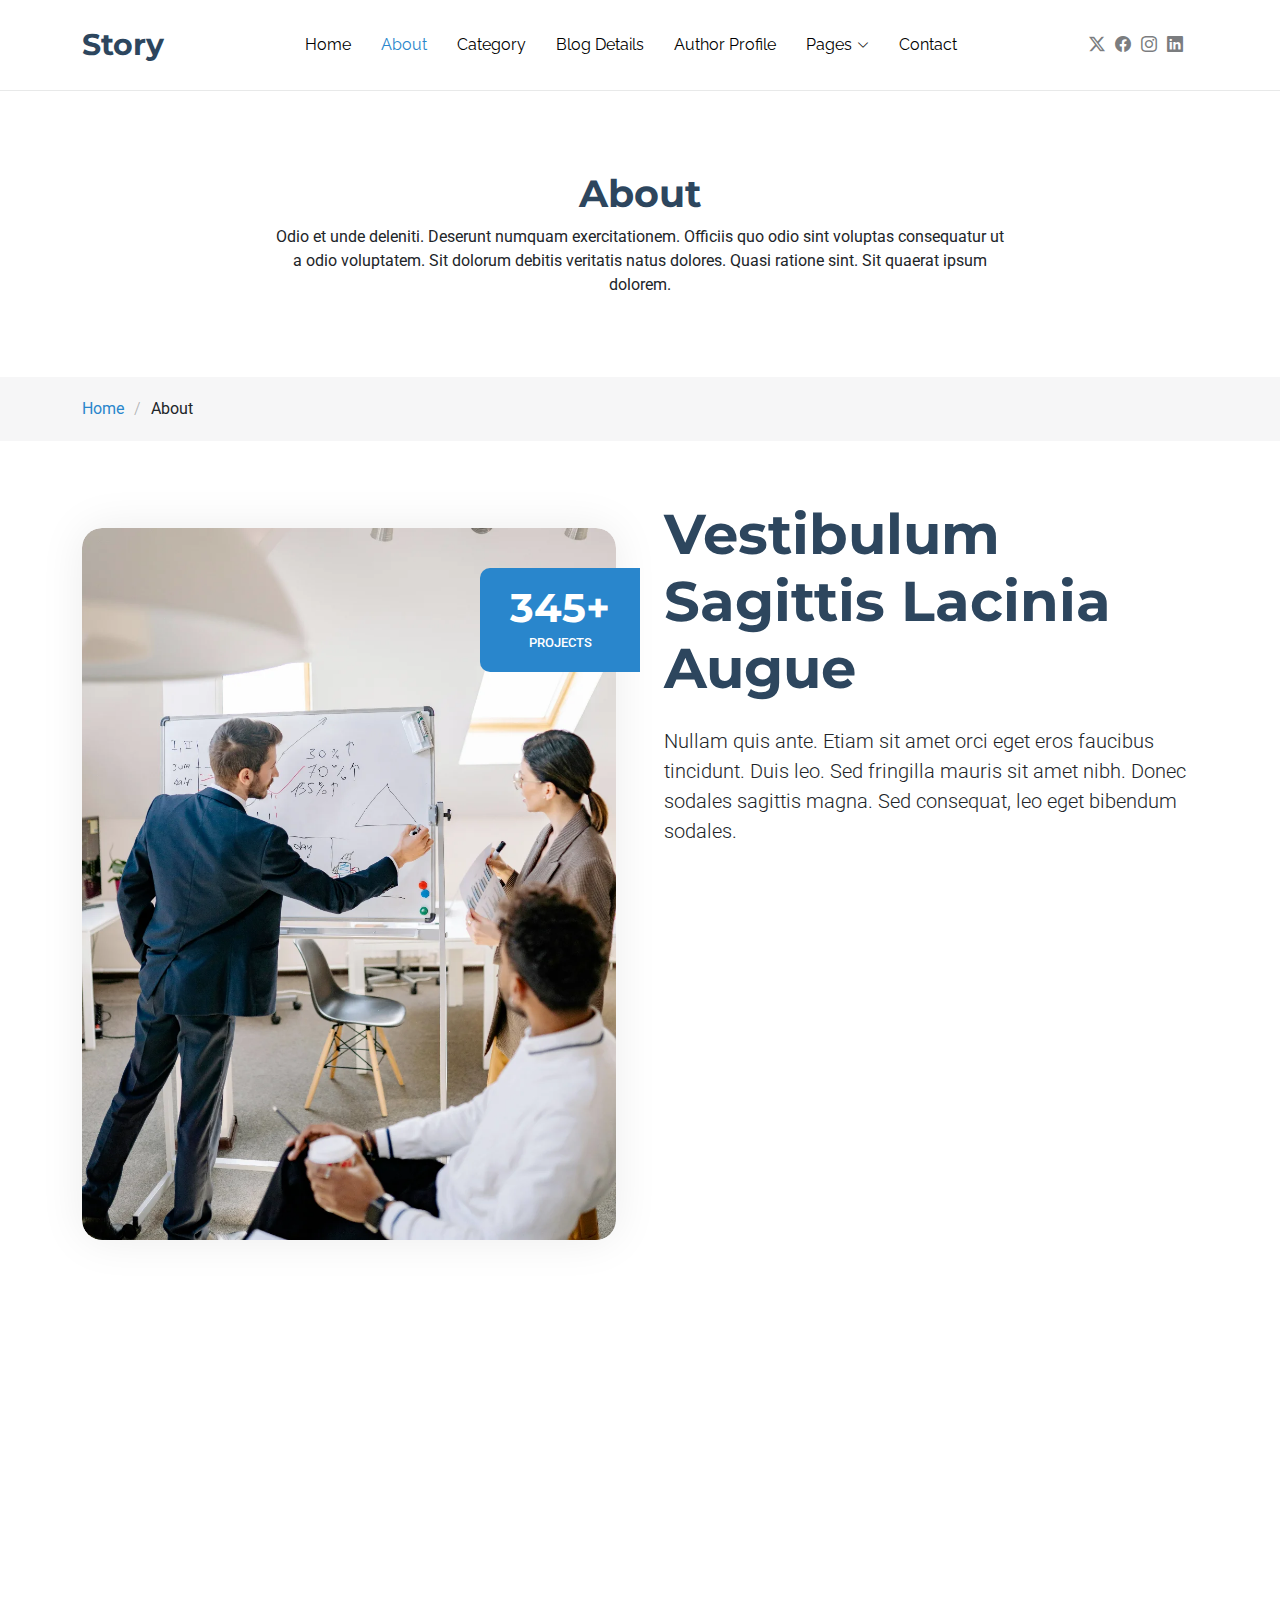
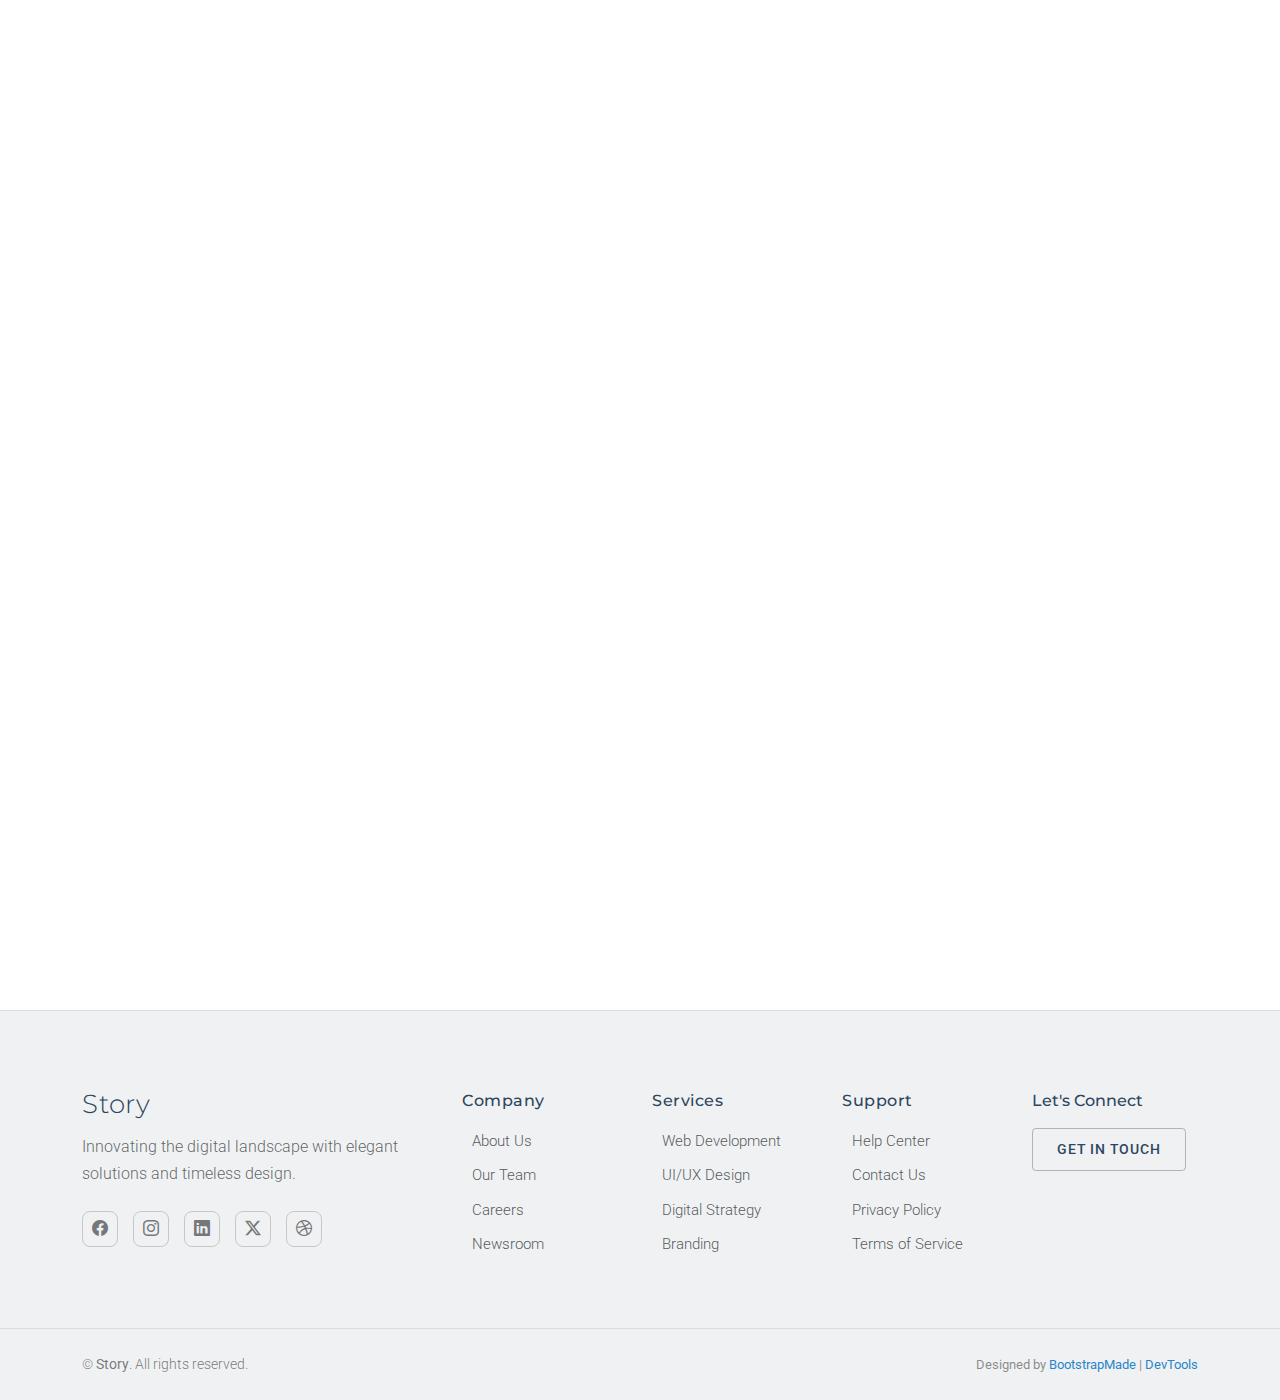
<file: about.html>
<!DOCTYPE html>
<html lang="en">

<head>
  <meta charset="utf-8">
  <meta content="width=device-width, initial-scale=1.0" name="viewport">
  <title>About - Story Bootstrap Template</title>
  <meta name="description" content="">
  <meta name="keywords" content="">

  <!-- Favicons -->
  <link href="assets/img/favicon.png" rel="icon">
  <link href="assets/img/apple-touch-icon.png" rel="apple-touch-icon">

  <!-- Fonts -->
  <link href="https://fonts.googleapis.com" rel="preconnect">
  <link href="https://fonts.gstatic.com" rel="preconnect" crossorigin>
  <link href="https://fonts.googleapis.com/css2?family=Roboto:ital,wght@0,100;0,300;0,400;0,500;0,700;0,900;1,100;1,300;1,400;1,500;1,700;1,900&family=Montserrat:ital,wght@0,100;0,200;0,300;0,400;0,500;0,600;0,700;0,800;0,900;1,100;1,200;1,300;1,400;1,500;1,600;1,700;1,800;1,900&family=Raleway:ital,wght@0,100;0,200;0,300;0,400;0,500;0,600;0,700;0,800;0,900;1,100;1,200;1,300;1,400;1,500;1,600;1,700;1,800;1,900&display=swap" rel="stylesheet">

  <!-- Vendor CSS Files -->
  <link href="assets/vendor/bootstrap/css/bootstrap.min.css" rel="stylesheet">
  <link href="assets/vendor/bootstrap-icons/bootstrap-icons.css" rel="stylesheet">
  <link href="assets/vendor/aos/aos.css" rel="stylesheet">
  <link href="assets/vendor/swiper/swiper-bundle.min.css" rel="stylesheet">

  <!-- Main CSS File -->
  <link href="assets/css/main.css" rel="stylesheet">

  <!-- =======================================================
  * Template Name: Story
  * Template URL: https://bootstrapmade.com/story-bootstrap-blog-template/
  * Updated: Aug 11 2025 with Bootstrap v5.3.7
  * Author: BootstrapMade.com
  * License: https://bootstrapmade.com/license/
  ======================================================== -->
</head>

<body class="about-page">

  <header id="header" class="header d-flex align-items-center position-relative">
    <div class="container position-relative d-flex align-items-center justify-content-between">

      <a href="index.html" class="logo d-flex align-items-center me-auto me-xl-0">
        <!-- Uncomment the line below if you also wish to use an image logo -->
        <!-- <img src="assets/img/logo.webp" alt=""> -->
        <h1 class="sitename">Story</h1>
      </a>

      <nav id="navmenu" class="navmenu">
        <ul>
          <li><a href="index.html">Home</a></li>
          <li><a href="about.html" class="active">About</a></li>
          <li><a href="category.html">Category</a></li>
          <li><a href="blog-details.html">Blog Details</a></li>
          <li><a href="author-profile.html">Author Profile</a></li>
          <li class="dropdown"><a href="#"><span>Pages</span> <i class="bi bi-chevron-down toggle-dropdown"></i></a>
            <ul>
              <li><a href="about.html" class="active">About</a></li>
              <li><a href="category.html">Category</a></li>
              <li><a href="blog-details.html">Blog Details</a></li>
              <li><a href="author-profile.html">Author Profile</a></li>
              <li><a href="search-results.html">Search Results</a></li>
              <li><a href="404.html">404 Not Found Page</a></li>

              <li class="dropdown"><a href="#"><span>Deep Dropdown</span> <i class="bi bi-chevron-down toggle-dropdown"></i></a>
                <ul>
                  <li><a href="#">Deep Dropdown 1</a></li>
                  <li><a href="#">Deep Dropdown 2</a></li>
                  <li><a href="#">Deep Dropdown 3</a></li>
                  <li><a href="#">Deep Dropdown 4</a></li>
                  <li><a href="#">Deep Dropdown 5</a></li>
                </ul>
              </li>
            </ul>
          </li>
          <li><a href="contact.html">Contact</a></li>
        </ul>
        <i class="mobile-nav-toggle d-xl-none bi bi-list"></i>
      </nav>

      <div class="header-social-links">
        <a href="#" class="twitter"><i class="bi bi-twitter-x"></i></a>
        <a href="#" class="facebook"><i class="bi bi-facebook"></i></a>
        <a href="#" class="instagram"><i class="bi bi-instagram"></i></a>
        <a href="#" class="linkedin"><i class="bi bi-linkedin"></i></a>
      </div>

    </div>
  </header>

  <main class="main">

    <!-- Page Title -->
    <div class="page-title">
      <div class="heading">
        <div class="container">
          <div class="row d-flex justify-content-center text-center">
            <div class="col-lg-8">
              <h1 class="heading-title">About</h1>
              <p class="mb-0">
                Odio et unde deleniti. Deserunt numquam exercitationem. Officiis quo
                odio sint voluptas consequatur ut a odio voluptatem. Sit dolorum
                debitis veritatis natus dolores. Quasi ratione sint. Sit quaerat
                ipsum dolorem.
              </p>
            </div>
          </div>
        </div>
      </div>
      <nav class="breadcrumbs">
        <div class="container">
          <ol>
            <li><a href="index.html">Home</a></li>
            <li class="current">About</li>
          </ol>
        </div>
      </nav>
    </div><!-- End Page Title -->

    <!-- About Section -->
    <section id="about" class="about section">

      <div class="container" data-aos="fade-up" data-aos-delay="100">

        <div class="row g-5 align-items-center">
          <div class="col-lg-6 position-relative">
            <div class="about-img" data-aos="fade-right">
              <img src="assets/img/about/about-portrait-2.webp" class="img-fluid" alt="">
            </div>
            <div class="experience-badge" data-aos="fade-up">
              <h2>12</h2>
              <p>Years of<br>Experiense</p>
            </div>
            <div class="projects-badge" data-aos="fade-left">
              <h2>345+</h2>
              <p>Projects</p>
            </div>
          </div>

          <div class="col-lg-6" data-aos="fade-left">
            <h2 class="display-4 fw-bold mb-4">Vestibulum Sagittis Lacinia Augue</h2>
            <p class="lead mb-4">Nullam quis ante. Etiam sit amet orci eget eros faucibus tincidunt. Duis leo. Sed fringilla mauris sit amet nibh. Donec sodales sagittis magna. Sed consequat, leo eget bibendum sodales.</p>

            <div class="features">
              <div class="feature-item mb-4" data-aos="fade-up">
                <div class="feature-icon">
                  <i class="bi bi-rocket-takeoff"></i>
                </div>
                <div class="feature-content">
                  <h4>Pellentesque Dapibus</h4>
                  <p>Aenean vulputate eleifend tellus. Aenean leo ligula, porttitor eu, consequat vitae, eleifend ac, enim.</p>
                </div>
              </div>

              <div class="feature-item mb-4" data-aos="fade-up" data-aos-delay="100">
                <div class="feature-icon">
                  <i class="bi bi-globe2"></i>
                </div>
                <div class="feature-content">
                  <h4>Suspendisse Pulvinar</h4>
                  <p>Maecenas tempus, tellus eget condimentum rhoncus, sem quam semper libero, sit amet adipiscing sem.</p>
                </div>
              </div>

              <ul class="check-list" data-aos="fade-up" data-aos-delay="200">
                <li><i class="bi bi-check-circle"></i> Phasellus viverra nulla ut metus varius laoreet quisque rutrum aenean.</li>
                <li><i class="bi bi-check-circle"></i> Etiam ultricies nisi vel augue curabitur ullamcorper ultricies nisi nam.</li>
              </ul>

              <a href="#" class="btn btn-primary btn-lg mt-4" data-aos="fade-up" data-aos-delay="300">Learn More</a>
            </div>
          </div>
        </div>

      </div>

    </section><!-- /About Section -->

    <!-- Team Section -->
    <section id="team" class="team section">

      <!-- Section Title -->
      <div class="container section-title" data-aos="fade-up">
        <span class="description-title">Team</span>
        <h2>Team</h2>
        <p>Necessitatibus eius consequatur ex aliquid fuga eum quidem sint consectetur velit</p>
      </div><!-- End Section Title -->

      <div class="container" data-aos="fade-up" data-aos-delay="100">

        <div class="row g-4">

          <div class="col-lg-4 col-md-6" data-aos="fade-up" data-aos-delay="200">
            <div class="team-member">
              <div class="member-image">
                <img src="assets/img/person/person-f-2.webp" class="img-fluid" alt="" loading="lazy">
                <div class="social-overlay">
                  <div class="social-icons">
                    <a href="#"><i class="bi bi-linkedin"></i></a>
                    <a href="#"><i class="bi bi-twitter-x"></i></a>
                    <a href="#"><i class="bi bi-instagram"></i></a>
                  </div>
                </div>
              </div>
              <div class="member-info">
                <h4>Emma Rodriguez</h4>
                <span>Senior Developer</span>
                <p>Sed do eiusmod tempor incididunt ut labore et dolore magna aliqua. Ut enim ad minim veniam, quis nostrud exercitation.</p>
              </div>
            </div><!-- End Team Member -->
          </div>

          <div class="col-lg-4 col-md-6" data-aos="fade-up" data-aos-delay="300">
            <div class="team-member">
              <div class="member-image">
                <img src="assets/img/person/person-m-7.webp" class="img-fluid" alt="" loading="lazy">
                <div class="social-overlay">
                  <div class="social-icons">
                    <a href="#"><i class="bi bi-linkedin"></i></a>
                    <a href="#"><i class="bi bi-twitter-x"></i></a>
                    <a href="#"><i class="bi bi-instagram"></i></a>
                  </div>
                </div>
              </div>
              <div class="member-info">
                <h4>Michael Torres</h4>
                <span>Creative Director</span>
                <p>Lorem ipsum dolor sit amet consectetur adipiscing elit. Pellentesque habitant morbi tristique senectus et netus.</p>
              </div>
            </div><!-- End Team Member -->
          </div>

          <div class="col-lg-4 col-md-6" data-aos="fade-up" data-aos-delay="400">
            <div class="team-member">
              <div class="member-image">
                <img src="assets/img/person/person-f-11.webp" class="img-fluid" alt="" loading="lazy">
                <div class="social-overlay">
                  <div class="social-icons">
                    <a href="#"><i class="bi bi-linkedin"></i></a>
                    <a href="#"><i class="bi bi-twitter-x"></i></a>
                    <a href="#"><i class="bi bi-instagram"></i></a>
                  </div>
                </div>
              </div>
              <div class="member-info">
                <h4>Sarah Mitchell</h4>
                <span>Project Manager</span>
                <p>Ut enim ad minim veniam quis nostrud exercitation ullamco laboris nisi ut aliquip ex ea commodo consequat.</p>
              </div>
            </div><!-- End Team Member -->
          </div>

          <div class="col-lg-4 col-md-6" data-aos="fade-up" data-aos-delay="200">
            <div class="team-member">
              <div class="member-image">
                <img src="assets/img/person/person-m-14.webp" class="img-fluid" alt="" loading="lazy">
                <div class="social-overlay">
                  <div class="social-icons">
                    <a href="#"><i class="bi bi-linkedin"></i></a>
                    <a href="#"><i class="bi bi-twitter-x"></i></a>
                    <a href="#"><i class="bi bi-instagram"></i></a>
                  </div>
                </div>
              </div>
              <div class="member-info">
                <h4>David Kim</h4>
                <span>Business Analyst</span>
                <p>Duis aute irure dolor in reprehenderit in voluptate velit esse cillum dolore eu fugiat nulla pariatur excepteur.</p>
              </div>
            </div><!-- End Team Member -->
          </div>

          <div class="col-lg-4 col-md-6" data-aos="fade-up" data-aos-delay="300">
            <div class="team-member">
              <div class="member-image">
                <img src="assets/img/person/person-f-13.webp" class="img-fluid" alt="" loading="lazy">
                <div class="social-overlay">
                  <div class="social-icons">
                    <a href="#"><i class="bi bi-linkedin"></i></a>
                    <a href="#"><i class="bi bi-twitter-x"></i></a>
                    <a href="#"><i class="bi bi-instagram"></i></a>
                  </div>
                </div>
              </div>
              <div class="member-info">
                <h4>Lisa Chang</h4>
                <span>Marketing Lead</span>
                <p>Excepteur sint occaecat cupidatat non proident sunt in culpa qui officia deserunt mollit anim id est laborum.</p>
              </div>
            </div><!-- End Team Member -->
          </div>

          <div class="col-lg-4 col-md-6" data-aos="fade-up" data-aos-delay="400">
            <div class="team-member">
              <div class="member-image">
                <img src="assets/img/person/person-m-15.webp" class="img-fluid" alt="" loading="lazy">
                <div class="social-overlay">
                  <div class="social-icons">
                    <a href="#"><i class="bi bi-linkedin"></i></a>
                    <a href="#"><i class="bi bi-twitter-x"></i></a>
                    <a href="#"><i class="bi bi-instagram"></i></a>
                  </div>
                </div>
              </div>
              <div class="member-info">
                <h4>Ryan Cooper</h4>
                <span>Software Engineer</span>
                <p>At vero eos et accusamus et iusto odio dignissimos ducimus qui blanditiis praesentium voluptatum deleniti atque.</p>
              </div>
            </div><!-- End Team Member -->
          </div>

        </div>

      </div>

    </section><!-- /Team Section -->

  </main>

  <footer id="footer" class="footer position-relative light-background">

    <div class="container">
      <div class="row gy-5">

        <div class="col-lg-4">
          <div class="footer-brand">
            <a href="index.html" class="logo d-flex align-items-center mb-3">
              <span class="sitename">Story</span>
            </a>
            <p class="tagline">Innovating the digital landscape with elegant solutions and timeless design.</p>

            <div class="social-links mt-4">
              <a href="#" aria-label="Facebook"><i class="bi bi-facebook"></i></a>
              <a href="#" aria-label="Instagram"><i class="bi bi-instagram"></i></a>
              <a href="#" aria-label="LinkedIn"><i class="bi bi-linkedin"></i></a>
              <a href="#" aria-label="Twitter"><i class="bi bi-twitter-x"></i></a>
              <a href="#" aria-label="Dribbble"><i class="bi bi-dribbble"></i></a>
            </div>
          </div>
        </div>

        <div class="col-lg-6">
          <div class="footer-links-grid">
            <div class="row">
              <div class="col-6 col-md-4">
                <h5>Company</h5>
                <ul class="list-unstyled">
                  <li><a href="#">About Us</a></li>
                  <li><a href="#">Our Team</a></li>
                  <li><a href="#">Careers</a></li>
                  <li><a href="#">Newsroom</a></li>
                </ul>
              </div>
              <div class="col-6 col-md-4">
                <h5>Services</h5>
                <ul class="list-unstyled">
                  <li><a href="#">Web Development</a></li>
                  <li><a href="#">UI/UX Design</a></li>
                  <li><a href="#">Digital Strategy</a></li>
                  <li><a href="#">Branding</a></li>
                </ul>
              </div>
              <div class="col-6 col-md-4">
                <h5>Support</h5>
                <ul class="list-unstyled">
                  <li><a href="#">Help Center</a></li>
                  <li><a href="#">Contact Us</a></li>
                  <li><a href="#">Privacy Policy</a></li>
                  <li><a href="#">Terms of Service</a></li>
                </ul>
              </div>
            </div>
          </div>
        </div>

        <div class="col-lg-2">
          <div class="footer-cta">
            <h5>Let's Connect</h5>
            <a href="contact.html" class="btn btn-outline">Get in Touch</a>
          </div>
        </div>

      </div>
    </div>

    <div class="footer-bottom">
      <div class="container">
        <div class="row">
          <div class="col-12">
            <div class="footer-bottom-content">
              <p class="mb-0">© <strong>Story</strong>. All rights reserved.</p>
              <div class="credits">
                <!-- All the links in the footer should remain intact. -->
                <!-- You can delete the links only if you've purchased the pro version. -->
                <!-- Licensing information: https://bootstrapmade.com/license/ -->
                <!-- Purchase the pro version with working PHP/AJAX contact form: [buy-url] -->
                Designed by <a href="https://bootstrapmade.com/">BootstrapMade</a> | <a href="https://bootstrapmade.com/tools/">DevTools</a>
              </div>
            </div>
          </div>
        </div>
      </div>
    </div>

  </footer>

  <!-- Scroll Top -->
  <a href="#" id="scroll-top" class="scroll-top d-flex align-items-center justify-content-center"><i class="bi bi-arrow-up-short"></i></a>

  <!-- Preloader -->
  <div id="preloader"></div>

  <!-- Vendor JS Files -->
  <script src="assets/vendor/bootstrap/js/bootstrap.bundle.min.js"></script>
  <script src="assets/vendor/php-email-form/validate.js"></script>
  <script src="assets/vendor/aos/aos.js"></script>
  <script src="assets/vendor/swiper/swiper-bundle.min.js"></script>
  <script src="assets/vendor/purecounter/purecounter_vanilla.js"></script>

  <!-- Main JS File -->
  <script src="assets/js/main.js"></script>

</body>

</html>
</file>
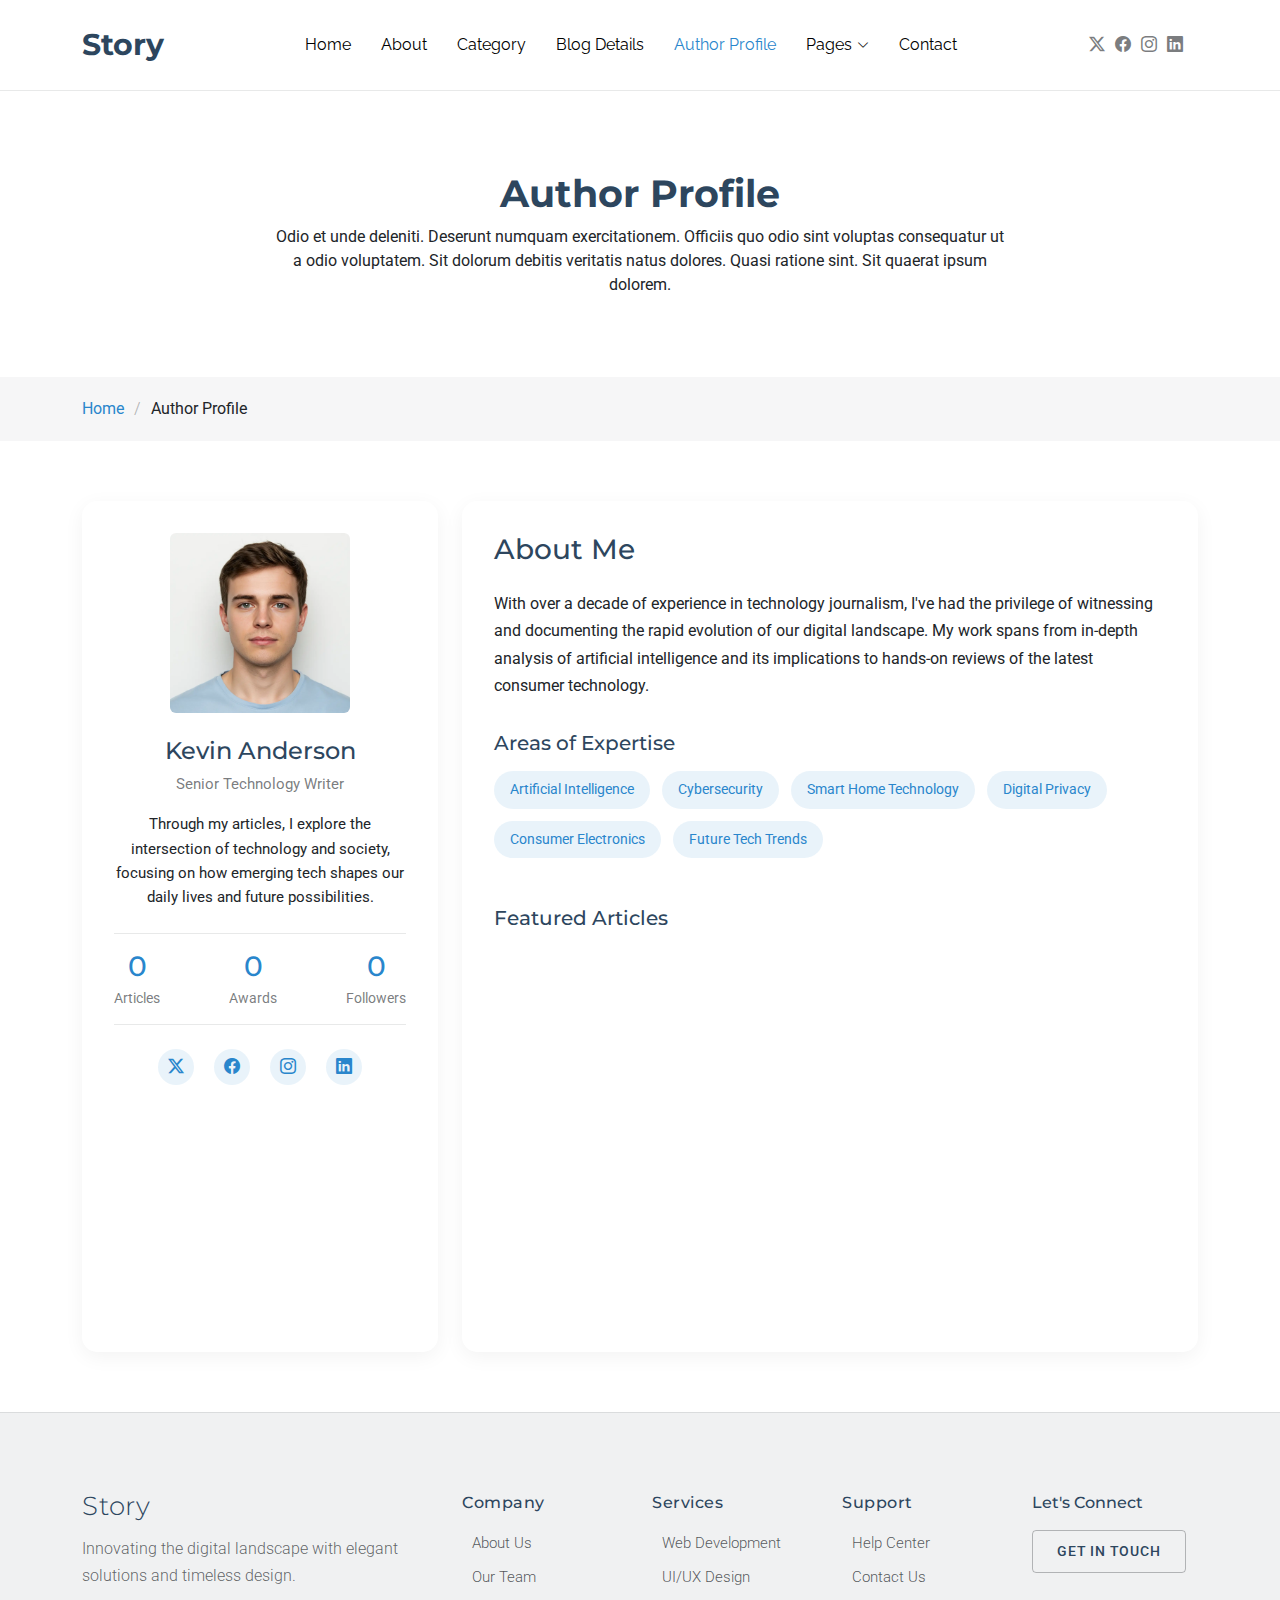
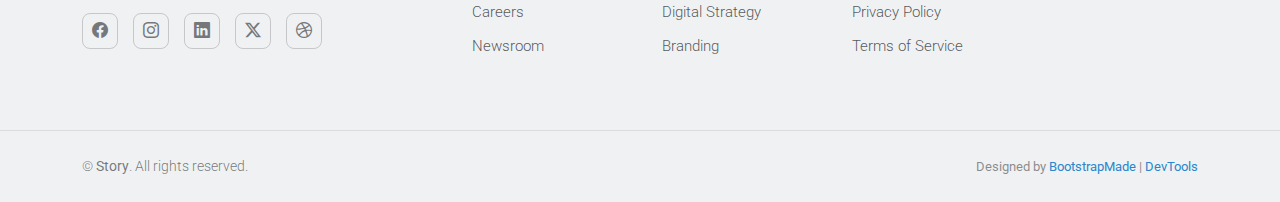
<file: author-profile.html>
<!DOCTYPE html>
<html lang="en">

<head>
  <meta charset="utf-8">
  <meta content="width=device-width, initial-scale=1.0" name="viewport">
  <title>Author Profile - Story Bootstrap Template</title>
  <meta name="description" content="">
  <meta name="keywords" content="">

  <!-- Favicons -->
  <link href="assets/img/favicon.png" rel="icon">
  <link href="assets/img/apple-touch-icon.png" rel="apple-touch-icon">

  <!-- Fonts -->
  <link href="https://fonts.googleapis.com" rel="preconnect">
  <link href="https://fonts.gstatic.com" rel="preconnect" crossorigin>
  <link href="https://fonts.googleapis.com/css2?family=Roboto:ital,wght@0,100;0,300;0,400;0,500;0,700;0,900;1,100;1,300;1,400;1,500;1,700;1,900&family=Montserrat:ital,wght@0,100;0,200;0,300;0,400;0,500;0,600;0,700;0,800;0,900;1,100;1,200;1,300;1,400;1,500;1,600;1,700;1,800;1,900&family=Raleway:ital,wght@0,100;0,200;0,300;0,400;0,500;0,600;0,700;0,800;0,900;1,100;1,200;1,300;1,400;1,500;1,600;1,700;1,800;1,900&display=swap" rel="stylesheet">

  <!-- Vendor CSS Files -->
  <link href="assets/vendor/bootstrap/css/bootstrap.min.css" rel="stylesheet">
  <link href="assets/vendor/bootstrap-icons/bootstrap-icons.css" rel="stylesheet">
  <link href="assets/vendor/aos/aos.css" rel="stylesheet">
  <link href="assets/vendor/swiper/swiper-bundle.min.css" rel="stylesheet">

  <!-- Main CSS File -->
  <link href="assets/css/main.css" rel="stylesheet">

  <!-- =======================================================
  * Template Name: Story
  * Template URL: https://bootstrapmade.com/story-bootstrap-blog-template/
  * Updated: Aug 11 2025 with Bootstrap v5.3.7
  * Author: BootstrapMade.com
  * License: https://bootstrapmade.com/license/
  ======================================================== -->
</head>

<body class="author-profile-page">

  <header id="header" class="header d-flex align-items-center position-relative">
    <div class="container position-relative d-flex align-items-center justify-content-between">

      <a href="index.html" class="logo d-flex align-items-center me-auto me-xl-0">
        <!-- Uncomment the line below if you also wish to use an image logo -->
        <!-- <img src="assets/img/logo.webp" alt=""> -->
        <h1 class="sitename">Story</h1>
      </a>

      <nav id="navmenu" class="navmenu">
        <ul>
          <li><a href="index.html">Home</a></li>
          <li><a href="about.html">About</a></li>
          <li><a href="category.html">Category</a></li>
          <li><a href="blog-details.html">Blog Details</a></li>
          <li><a href="author-profile.html" class="active">Author Profile</a></li>
          <li class="dropdown"><a href="#"><span>Pages</span> <i class="bi bi-chevron-down toggle-dropdown"></i></a>
            <ul>
              <li><a href="about.html">About</a></li>
              <li><a href="category.html">Category</a></li>
              <li><a href="blog-details.html">Blog Details</a></li>
              <li><a href="author-profile.html" class="active">Author Profile</a></li>
              <li><a href="search-results.html">Search Results</a></li>
              <li><a href="404.html">404 Not Found Page</a></li>

              <li class="dropdown"><a href="#"><span>Deep Dropdown</span> <i class="bi bi-chevron-down toggle-dropdown"></i></a>
                <ul>
                  <li><a href="#">Deep Dropdown 1</a></li>
                  <li><a href="#">Deep Dropdown 2</a></li>
                  <li><a href="#">Deep Dropdown 3</a></li>
                  <li><a href="#">Deep Dropdown 4</a></li>
                  <li><a href="#">Deep Dropdown 5</a></li>
                </ul>
              </li>
            </ul>
          </li>
          <li><a href="contact.html">Contact</a></li>
        </ul>
        <i class="mobile-nav-toggle d-xl-none bi bi-list"></i>
      </nav>

      <div class="header-social-links">
        <a href="#" class="twitter"><i class="bi bi-twitter-x"></i></a>
        <a href="#" class="facebook"><i class="bi bi-facebook"></i></a>
        <a href="#" class="instagram"><i class="bi bi-instagram"></i></a>
        <a href="#" class="linkedin"><i class="bi bi-linkedin"></i></a>
      </div>

    </div>
  </header>

  <main class="main">

    <!-- Page Title -->
    <div class="page-title">
      <div class="heading">
        <div class="container">
          <div class="row d-flex justify-content-center text-center">
            <div class="col-lg-8">
              <h1 class="heading-title">Author Profile</h1>
              <p class="mb-0">
                Odio et unde deleniti. Deserunt numquam exercitationem. Officiis quo
                odio sint voluptas consequatur ut a odio voluptatem. Sit dolorum
                debitis veritatis natus dolores. Quasi ratione sint. Sit quaerat
                ipsum dolorem.
              </p>
            </div>
          </div>
        </div>
      </div>
      <nav class="breadcrumbs">
        <div class="container">
          <ol>
            <li><a href="index.html">Home</a></li>
            <li class="current">Author Profile</li>
          </ol>
        </div>
      </nav>
    </div><!-- End Page Title -->

    <!-- Author Profile Section -->
    <section id="author-profile" class="author-profile section">

      <div class="container" data-aos="fade-up" data-aos-delay="100">

        <div class="author-profile-1">

          <div class="row">
            <!-- Author Info -->
            <div class="col-lg-4 mb-4 mb-lg-0">
              <div class="author-card" data-aos="fade-up">
                <div class="author-image">
                  <img src="assets/img/person/person-m-5.webp" alt="Author" class="img-fluid rounded">
                </div>

                <div class="author-info">
                  <h2>Kevin Anderson</h2>
                  <p class="designation">Senior Technology Writer</p>

                  <div class="author-bio">
                    Through my articles, I explore the intersection of technology and society, focusing on how emerging tech shapes our daily lives and future possibilities.
                  </div>

                  <div class="author-stats d-flex justify-content-between text-center my-4">
                    <div class="stat-item">
                      <h4 data-purecounter-start="0" data-purecounter-end="147" data-purecounter-duration="1" class="purecounter"></h4>
                      <p>Articles</p>
                    </div>
                    <div class="stat-item">
                      <h4 data-purecounter-start="0" data-purecounter-end="13" data-purecounter-duration="1" class="purecounter"></h4>
                      <p>Awards</p>
                    </div>
                    <div class="stat-item">
                      <h4 data-purecounter-start="0" data-purecounter-end="25" data-purecounter-duration="1" class="purecounter">K</h4>
                      <p>Followers</p>
                    </div>
                  </div>

                  <div class="social-links">
                    <a href="#" class="twitter"><i class="bi bi-twitter-x"></i></a>
                    <a href="#" class="facebook"><i class="bi bi-facebook"></i></a>
                    <a href="#" class="instagram"><i class="bi bi-instagram"></i></a>
                    <a href="#" class="linkedin"><i class="bi bi-linkedin"></i></a>
                  </div>
                </div>
              </div>
            </div>

            <!-- Author Content -->
            <div class="col-lg-8">
              <div class="author-content" data-aos="fade-up" data-aos-delay="200">
                <div class="content-header">
                  <h3>About Me</h3>
                </div>
                <div class="content-body">
                  <p>With over a decade of experience in technology journalism, I've had the privilege of witnessing and documenting the rapid evolution of our digital landscape. My work spans from in-depth analysis of artificial intelligence and its implications to hands-on reviews of the latest consumer technology.</p>

                  <div class="expertise-areas">
                    <h4>Areas of Expertise</h4>
                    <div class="tags">
                      <span>Artificial Intelligence</span>
                      <span>Cybersecurity</span>
                      <span>Smart Home Technology</span>
                      <span>Digital Privacy</span>
                      <span>Consumer Electronics</span>
                      <span>Future Tech Trends</span>
                    </div>
                  </div>

                  <div class="featured-articles mt-5">
                    <h4>Featured Articles</h4>
                    <div class="row g-4">
                      <div class="col-md-6" data-aos="fade-up" data-aos-delay="300">
                        <article class="article-card">
                          <div class="article-img">
                            <img src="assets/img/blog/blog-post-1.webp" alt="Article" class="img-fluid">
                          </div>
                          <div class="article-details">
                            <div class="post-category">Technology</div>
                            <h5><a href="#">The Future of AI in Everyday Computing</a></h5>
                            <div class="post-meta">
                              <span><i class="bi bi-clock"></i> Jan 15, 2024</span>
                              <span><i class="bi bi-chat-dots"></i> 24 Comments</span>
                            </div>
                          </div>
                        </article>
                      </div>

                      <div class="col-md-6" data-aos="fade-up" data-aos-delay="400">
                        <article class="article-card">
                          <div class="article-img">
                            <img src="assets/img/blog/blog-post-2.webp" alt="Article" class="img-fluid">
                          </div>
                          <div class="article-details">
                            <div class="post-category">Privacy</div>
                            <h5><a href="#">Understanding Digital Privacy in 2024</a></h5>
                            <div class="post-meta">
                              <span><i class="bi bi-clock"></i> Feb 3, 2024</span>
                              <span><i class="bi bi-chat-dots"></i> 18 Comments</span>
                            </div>
                          </div>
                        </article>
                      </div>
                    </div>
                  </div>
                </div>
              </div>
            </div>

          </div>

        </div>

      </div>

    </section><!-- /Author Profile Section -->

  </main>

  <footer id="footer" class="footer position-relative light-background">

    <div class="container">
      <div class="row gy-5">

        <div class="col-lg-4">
          <div class="footer-brand">
            <a href="index.html" class="logo d-flex align-items-center mb-3">
              <span class="sitename">Story</span>
            </a>
            <p class="tagline">Innovating the digital landscape with elegant solutions and timeless design.</p>

            <div class="social-links mt-4">
              <a href="#" aria-label="Facebook"><i class="bi bi-facebook"></i></a>
              <a href="#" aria-label="Instagram"><i class="bi bi-instagram"></i></a>
              <a href="#" aria-label="LinkedIn"><i class="bi bi-linkedin"></i></a>
              <a href="#" aria-label="Twitter"><i class="bi bi-twitter-x"></i></a>
              <a href="#" aria-label="Dribbble"><i class="bi bi-dribbble"></i></a>
            </div>
          </div>
        </div>

        <div class="col-lg-6">
          <div class="footer-links-grid">
            <div class="row">
              <div class="col-6 col-md-4">
                <h5>Company</h5>
                <ul class="list-unstyled">
                  <li><a href="#">About Us</a></li>
                  <li><a href="#">Our Team</a></li>
                  <li><a href="#">Careers</a></li>
                  <li><a href="#">Newsroom</a></li>
                </ul>
              </div>
              <div class="col-6 col-md-4">
                <h5>Services</h5>
                <ul class="list-unstyled">
                  <li><a href="#">Web Development</a></li>
                  <li><a href="#">UI/UX Design</a></li>
                  <li><a href="#">Digital Strategy</a></li>
                  <li><a href="#">Branding</a></li>
                </ul>
              </div>
              <div class="col-6 col-md-4">
                <h5>Support</h5>
                <ul class="list-unstyled">
                  <li><a href="#">Help Center</a></li>
                  <li><a href="#">Contact Us</a></li>
                  <li><a href="#">Privacy Policy</a></li>
                  <li><a href="#">Terms of Service</a></li>
                </ul>
              </div>
            </div>
          </div>
        </div>

        <div class="col-lg-2">
          <div class="footer-cta">
            <h5>Let's Connect</h5>
            <a href="contact.html" class="btn btn-outline">Get in Touch</a>
          </div>
        </div>

      </div>
    </div>

    <div class="footer-bottom">
      <div class="container">
        <div class="row">
          <div class="col-12">
            <div class="footer-bottom-content">
              <p class="mb-0">© <strong>Story</strong>. All rights reserved.</p>
              <div class="credits">
                <!-- All the links in the footer should remain intact. -->
                <!-- You can delete the links only if you've purchased the pro version. -->
                <!-- Licensing information: https://bootstrapmade.com/license/ -->
                <!-- Purchase the pro version with working PHP/AJAX contact form: [buy-url] -->
                Designed by <a href="https://bootstrapmade.com/">BootstrapMade</a> | <a href="https://bootstrapmade.com/tools/">DevTools</a>
              </div>
            </div>
          </div>
        </div>
      </div>
    </div>

  </footer>

  <!-- Scroll Top -->
  <a href="#" id="scroll-top" class="scroll-top d-flex align-items-center justify-content-center"><i class="bi bi-arrow-up-short"></i></a>

  <!-- Preloader -->
  <div id="preloader"></div>

  <!-- Vendor JS Files -->
  <script src="assets/vendor/bootstrap/js/bootstrap.bundle.min.js"></script>
  <script src="assets/vendor/php-email-form/validate.js"></script>
  <script src="assets/vendor/aos/aos.js"></script>
  <script src="assets/vendor/swiper/swiper-bundle.min.js"></script>
  <script src="assets/vendor/purecounter/purecounter_vanilla.js"></script>

  <!-- Main JS File -->
  <script src="assets/js/main.js"></script>

</body>

</html>
</file>
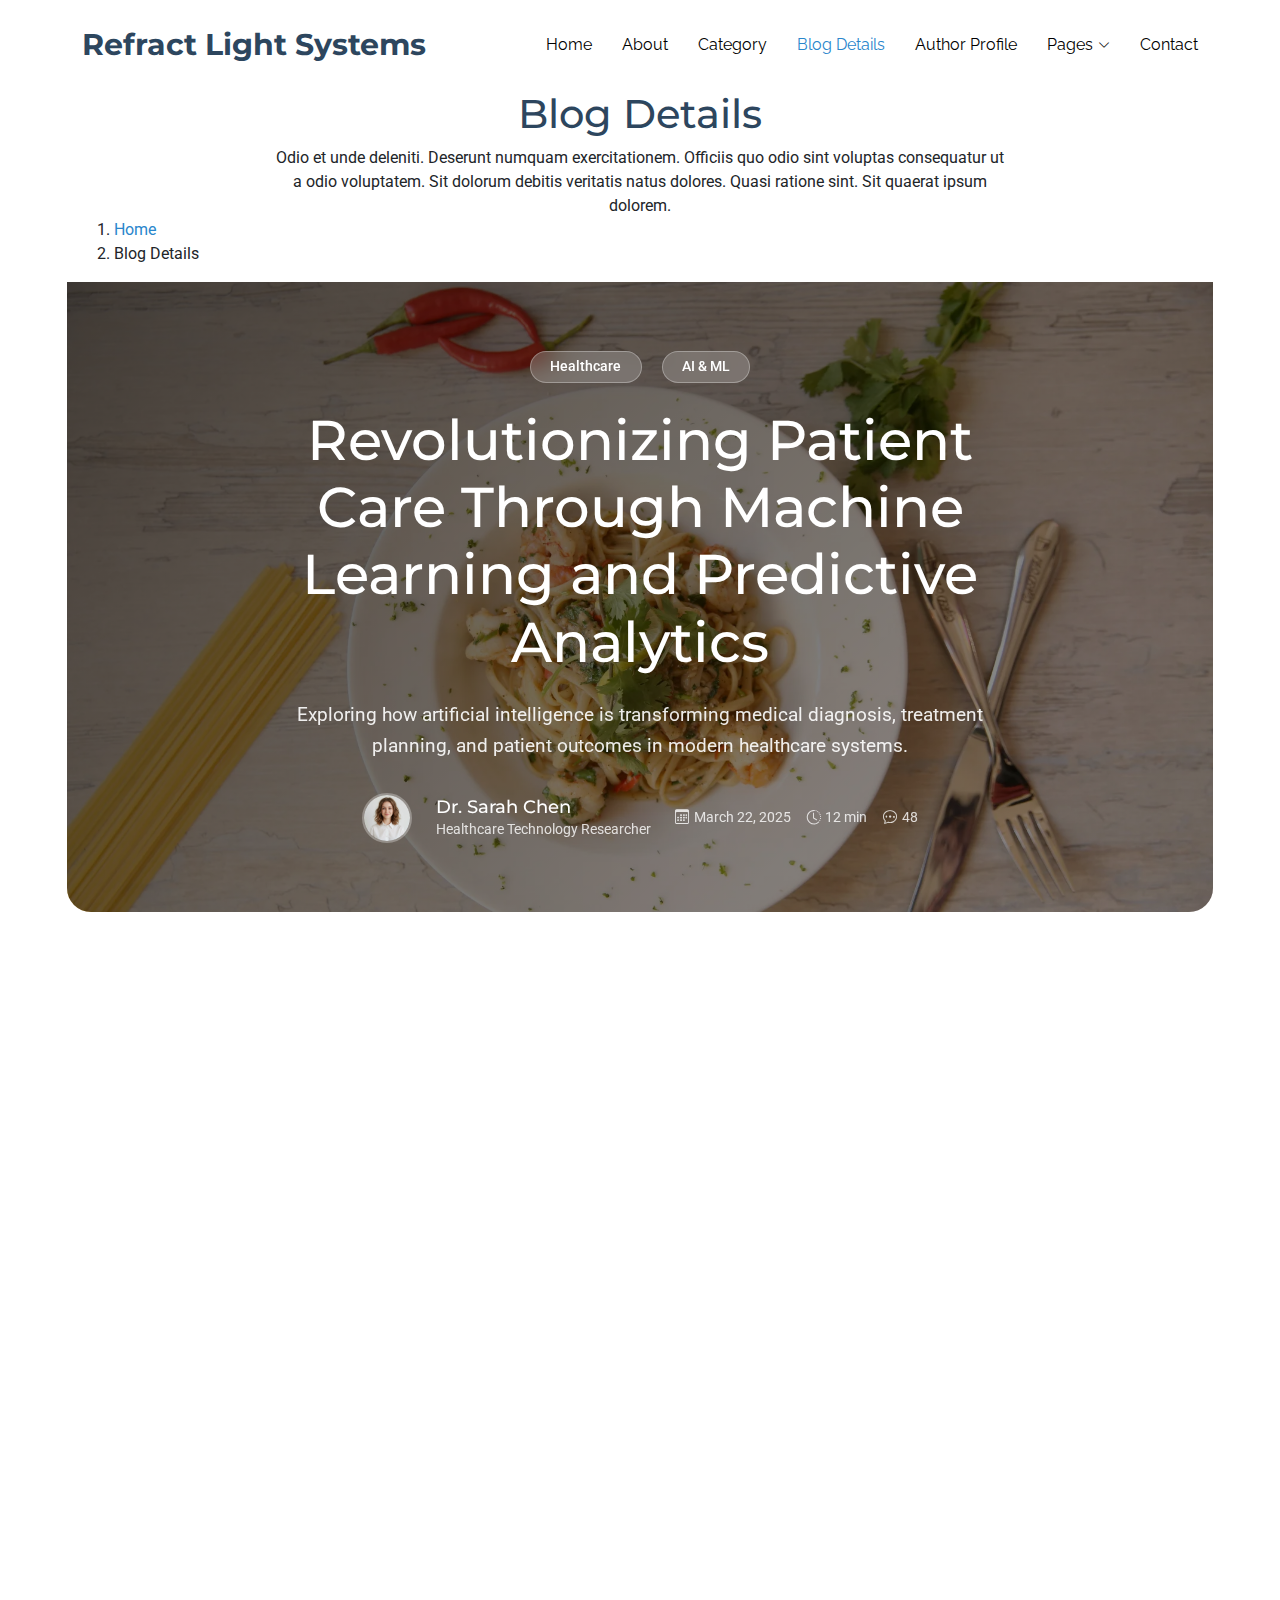
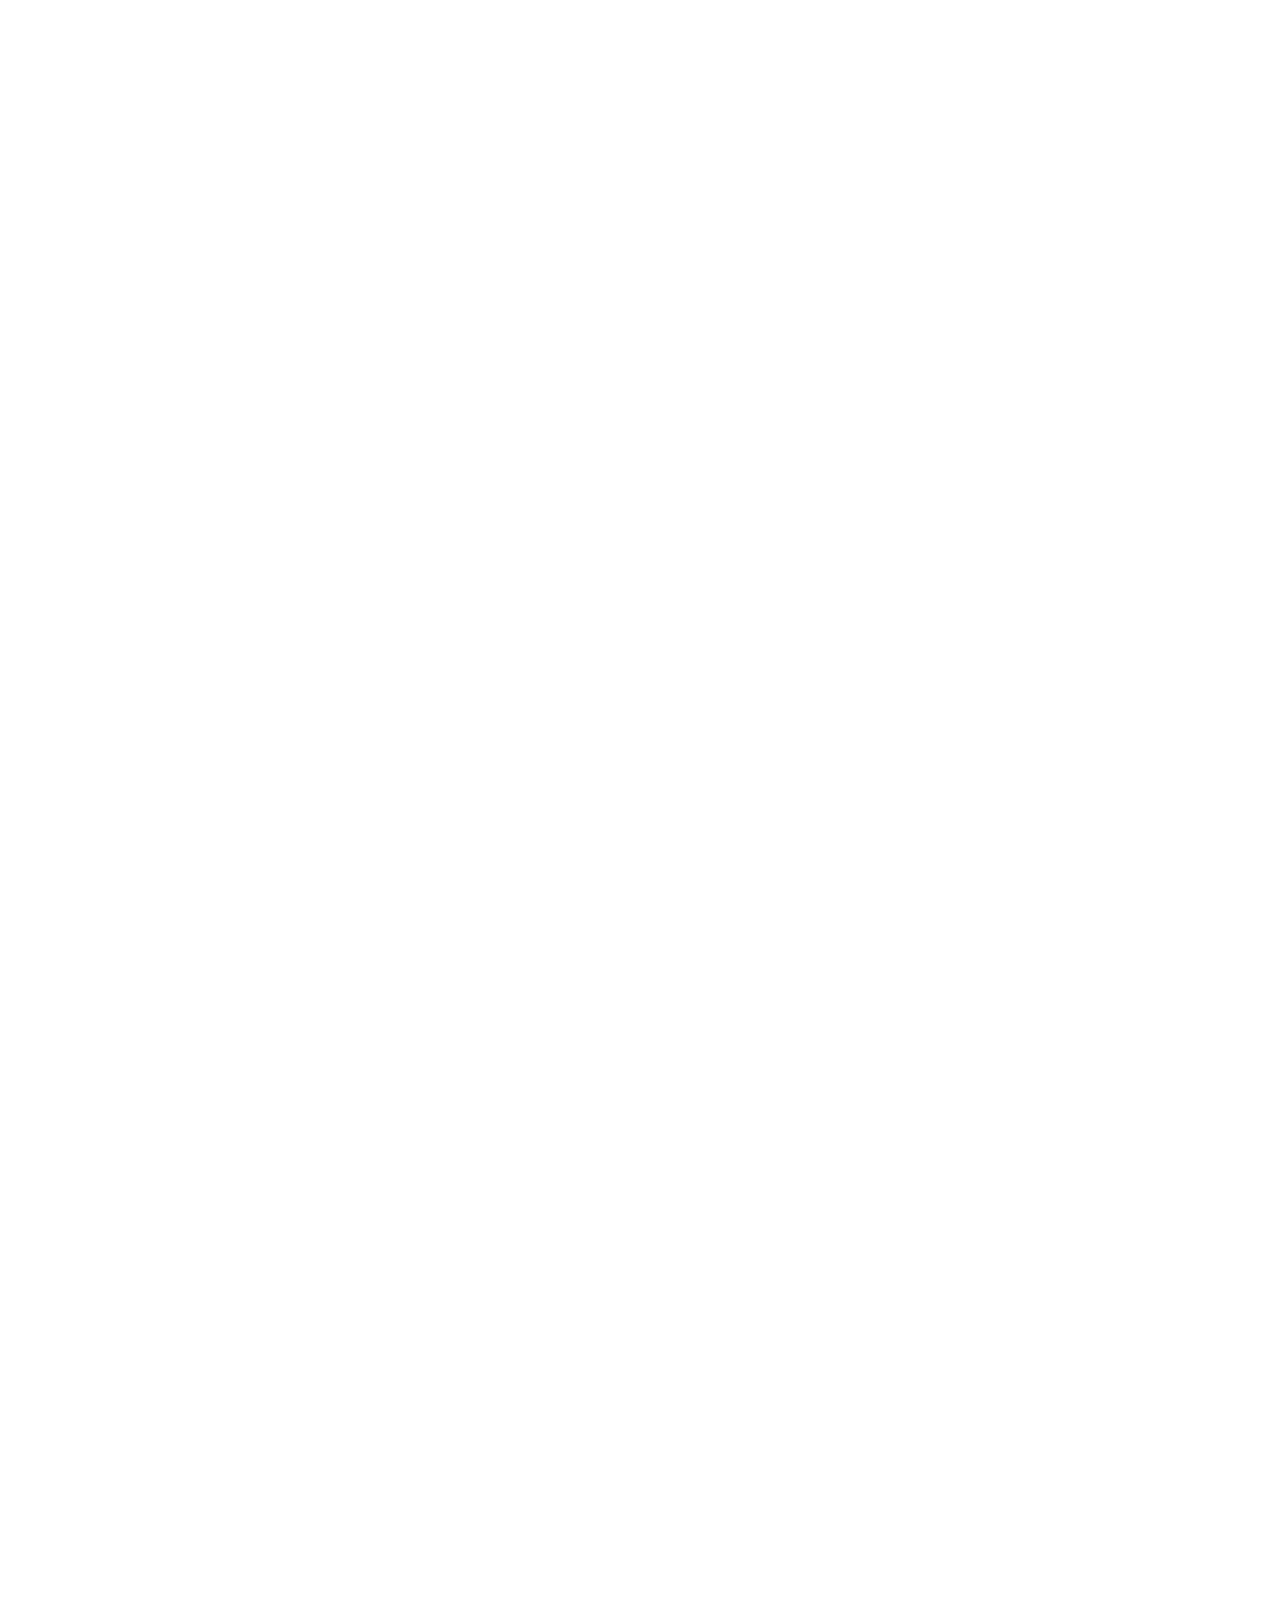
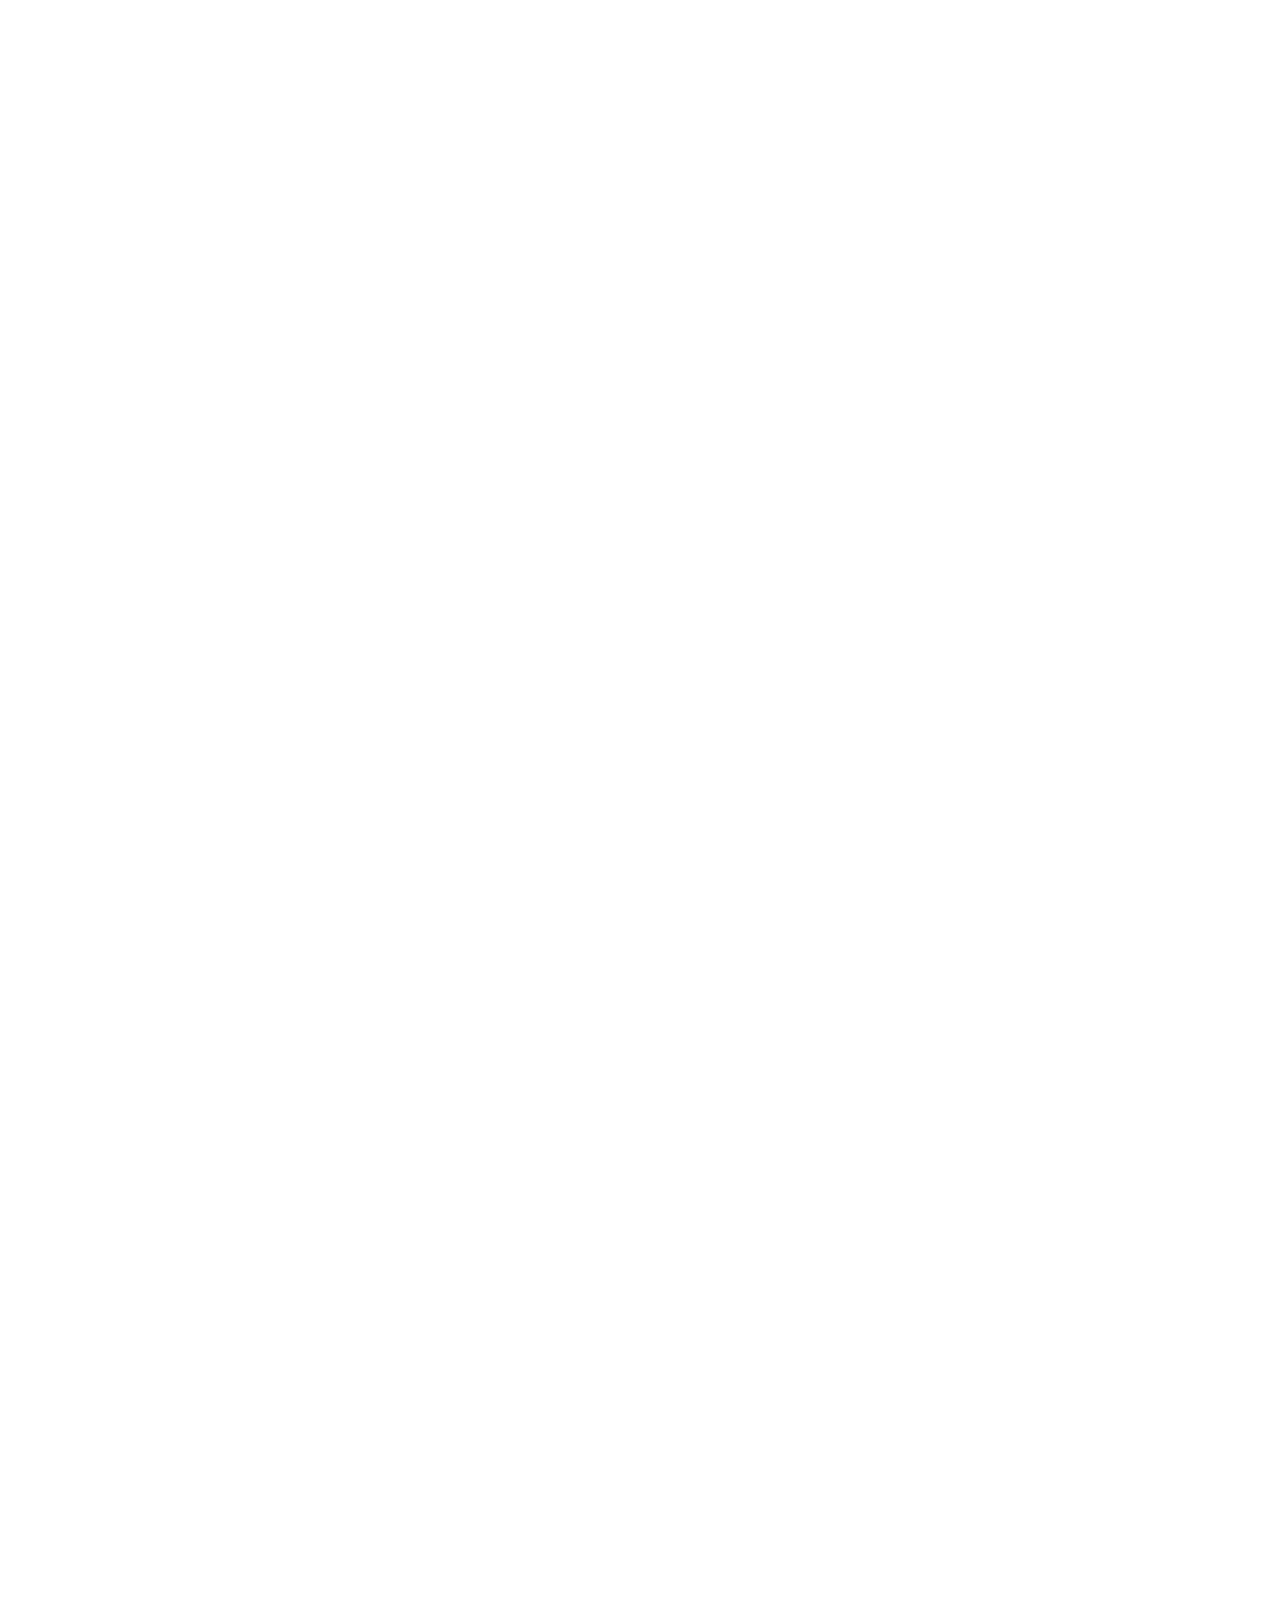
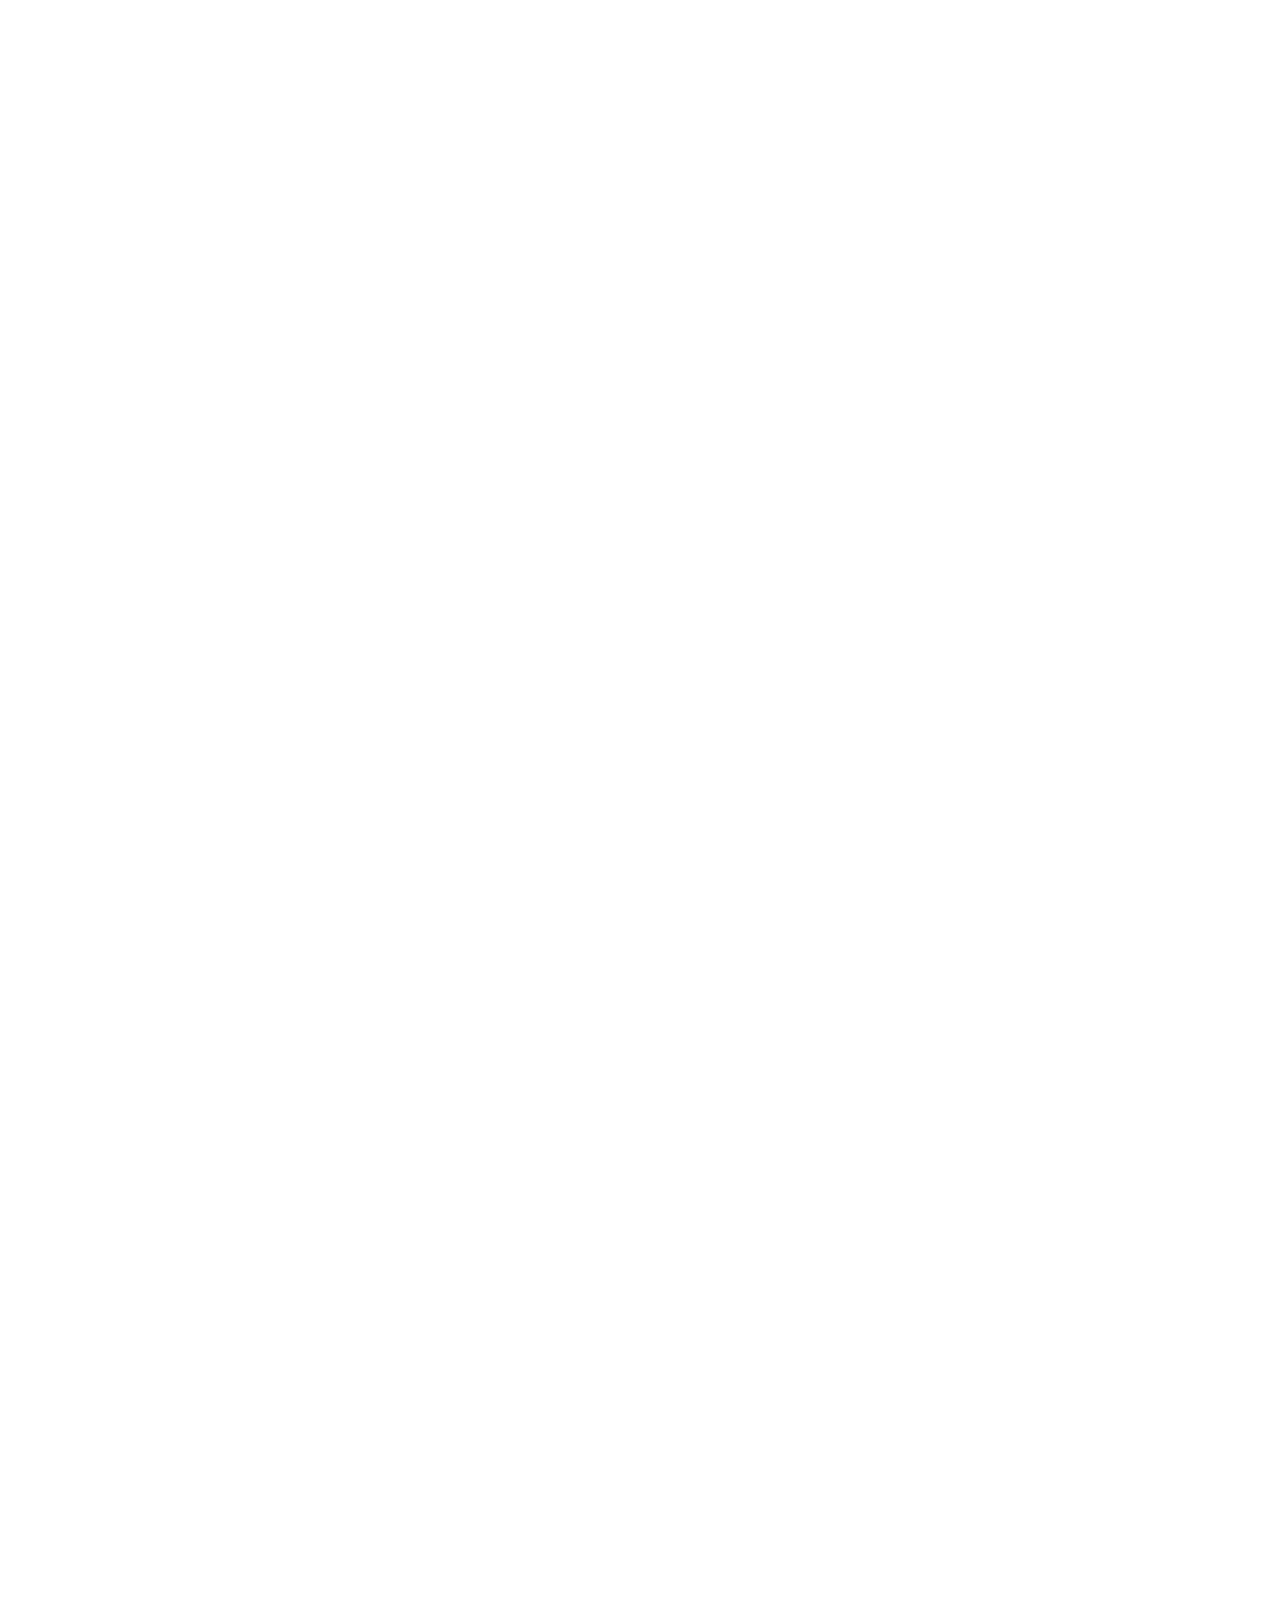
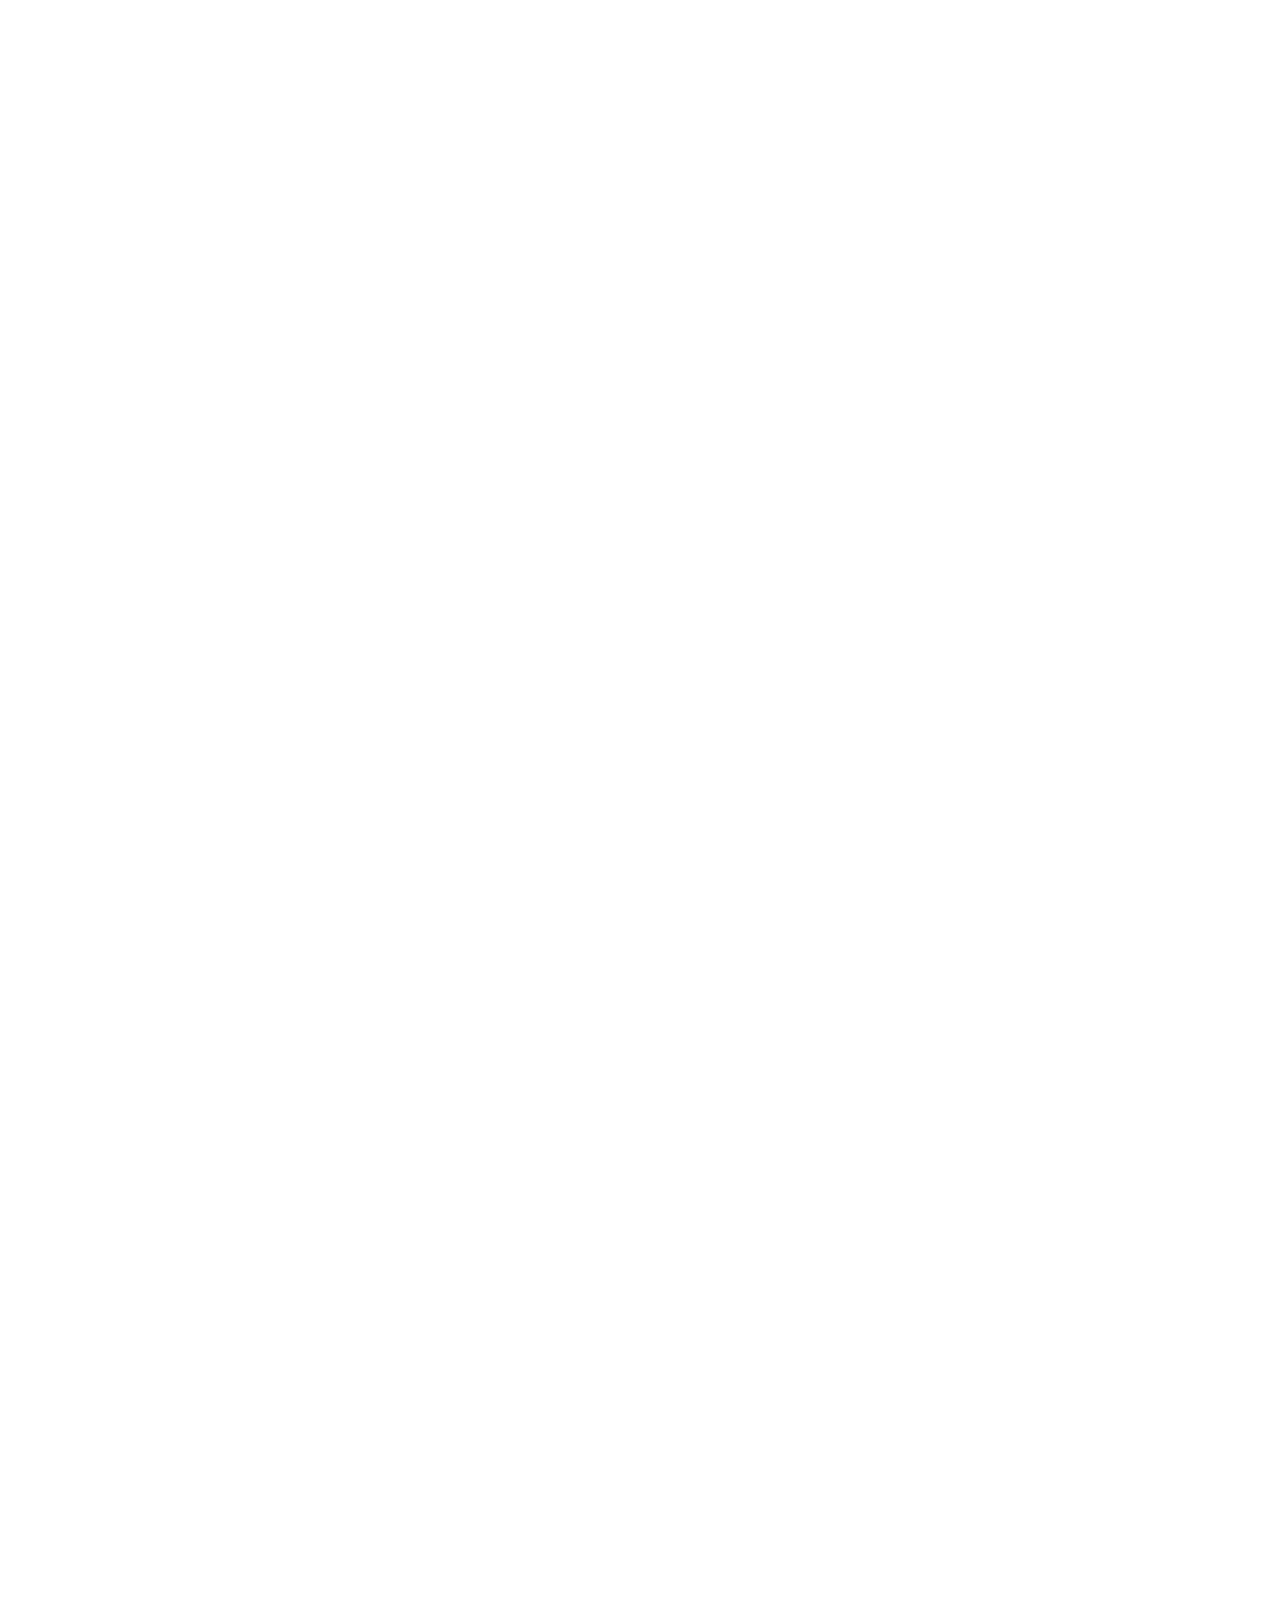
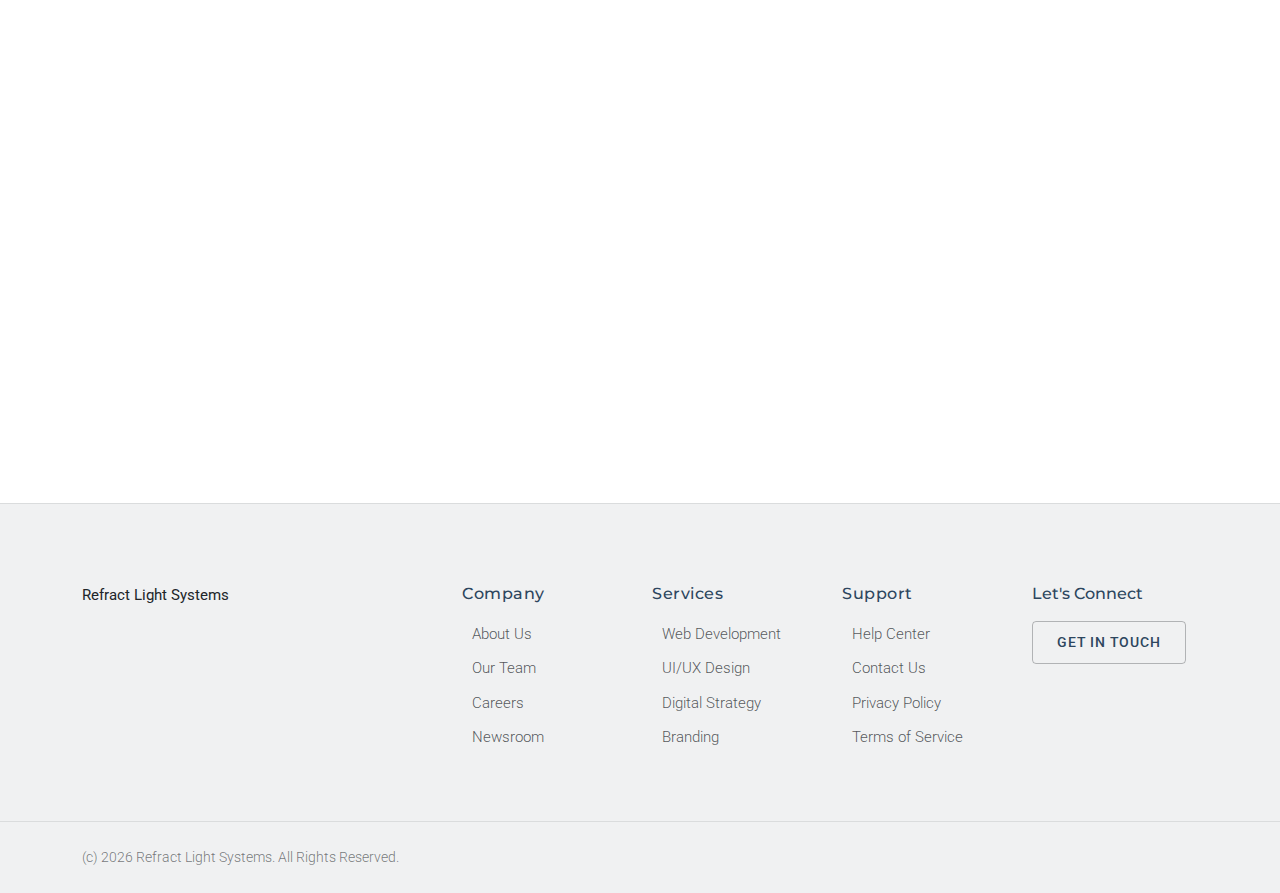
<file: blog-details.html>
<!DOCTYPE html>
<html lang="en">

<head>
  <meta charset="utf-8">
  <meta content="width=device-width, initial-scale=1.0" name="viewport">
  <title id="page-title">Brand Name</title>
  <meta name="description" content="">
  <meta name="keywords" content="">

  
  <link href="assets/img/favicon.png" rel="icon">
  <link href="assets/img/apple-touch-icon.png" rel="apple-touch-icon">

  
  <link href="https://fonts.googleapis.com" rel="preconnect">
  <link href="https://fonts.gstatic.com" rel="preconnect" crossorigin>
  <link href="https://fonts.googleapis.com/css2?family=Roboto:ital,wght@0,100;0,300;0,400;0,500;0,700;0,900;1,100;1,300;1,400;1,500;1,700;1,900&family=Montserrat:ital,wght@0,100;0,200;0,300;0,400;0,500;0,600;0,700;0,800;0,900;1,100;1,200;1,300;1,400;1,500;1,600;1,700;1,800;1,900&family=Raleway:ital,wght@0,100;0,200;0,300;0,400;0,500;0,600;0,700;0,800;0,900;1,100;1,200;1,300;1,400;1,500;1,600;1,700;1,800;1,900&display=swap" rel="stylesheet">

  
  <link href="assets/vendor/bootstrap/css/bootstrap.min.css" rel="stylesheet">
  <link href="assets/vendor/bootstrap-icons/bootstrap-icons.css" rel="stylesheet">
  <link href="assets/vendor/aos/aos.css" rel="stylesheet">
  <link href="assets/vendor/swiper/swiper-bundle.min.css" rel="stylesheet">

  
  <link href="assets/css/main.css" rel="stylesheet">

  <script>
    (function() {
      var s = document.createElement('script');
      s.src = 'config.js?v=' + new Date().getTime();
      s.async = false;
      document.head.appendChild(s);
    })();
  </script>

</head>

<body class="blog-details-page">

  <header id="header" class="header d-flex align-items-center position-relative">
    <div class="container position-relative d-flex align-items-center justify-content-between">

      <a href="index.html" class="logo d-flex align-items-center me-auto me-xl-0">
        
        
        <h1 class="sitename" id="brand-logo">Brand Name</h1>
      </a>

      <nav id="navmenu" class="navmenu">
        <ul>
          <li><a href="index.html">Home</a></li>
          <li><a href="about.html">About</a></li>
          <li><a href="category.html">Category</a></li>
          <li><a href="blog-details.html" class="active">Blog Details</a></li>
          <li><a href="author-profile.html">Author Profile</a></li>
          <li class="dropdown"><a href="#"><span>Pages</span> <i class="bi bi-chevron-down toggle-dropdown"></i></a>
            <ul>
              <li><a href="about.html">About</a></li>
              <li><a href="category.html">Category</a></li>
              <li><a href="blog-details.html" class="active">Blog Details</a></li>
              <li><a href="author-profile.html">Author Profile</a></li>
              <li><a href="search-results.html">Search Results</a></li>
              <li><a href="404.html">404 Not Found Page</a></li>

              <li class="dropdown"><a href="#"><span>Deep Dropdown</span> <i class="bi bi-chevron-down toggle-dropdown"></i></a>
                <ul>
                  <li><a href="#">Deep Dropdown 1</a></li>
                  <li><a href="#">Deep Dropdown 2</a></li>
                  <li><a href="#">Deep Dropdown 3</a></li>
                  <li><a href="#">Deep Dropdown 4</a></li>
                  <li><a href="#">Deep Dropdown 5</a></li>
                </ul>
              </li>
            </ul>
          </li>
          <li><a href="contact.html">Contact</a></li>
        </ul>
        <i class="mobile-nav-toggle d-xl-none bi bi-list"></i>
      </nav>

      

    </div>
  </header>

  <main class="main">

    
    <div class="page-banner">
      <div class="heading">
        <div class="container">
          <div class="row d-flex justify-content-center text-center">
            <div class="col-lg-8">
              <h1 class="heading-title">Blog Details</h1>
              <p class="mb-0">
                Odio et unde deleniti. Deserunt numquam exercitationem. Officiis quo
                odio sint voluptas consequatur ut a odio voluptatem. Sit dolorum
                debitis veritatis natus dolores. Quasi ratione sint. Sit quaerat
                ipsum dolorem.
              </p>
            </div>
          </div>
        </div>
      </div>
      <nav class="breadcrumbs">
        <div class="container">
          <ol>
            <li><a href="index.html">Home</a></li>
            <li class="current">Blog Details</li>
          </ol>
        </div>
      </nav>
    </div>

    
    <section id="blog-details" class="blog-details section">
      <div class="container" data-aos="fade-up">

        <div class="article-hero">
          <div class="hero-background">
            <img src="assets/img/blog/blog-hero-3.webp" alt="Machine Learning in Healthcare" class="hero-bg-image">
            <div class="hero-overlay"></div>
          </div>

          <div class="hero-content" data-aos="fade-up" data-aos-delay="200">
            <div class="category-badges">
              <span class="badge">Healthcare</span>
              <span class="badge">AI &amp; ML</span>
            </div>
            <h1>Revolutionizing Patient Care Through Machine Learning and Predictive Analytics</h1>
            <p class="hero-excerpt">Exploring how artificial intelligence is transforming medical diagnosis, treatment planning, and patient outcomes in modern healthcare systems.</p>

            <div class="author-meta">
              <img src="assets/img/person/person-f-8.webp" alt="Dr. Sarah Chen" class="author-avatar">
              <div class="author-details">
                <h4>Dr. Sarah Chen</h4>
                <span>Healthcare Technology Researcher</span>
              </div>
              <div class="article-stats">
                <span><i class="bi bi-calendar3"></i> March 22, 2025</span>
                <span><i class="bi bi-clock-history"></i> 12 min</span>
                <span><i class="bi bi-chat-dots"></i> 48</span>
              </div>
            </div>
          </div>
        </div>

        <div class="article-body">
          <div class="sidebar-navigation" data-aos="fade-right">
            <div class="nav-sticky">
              <h3><i class="bi bi-list-ul"></i> Contents</h3>
              <ul class="content-nav">
                <li><a href="#overview" class="nav-link active">Overview</a></li>
                <li><a href="#diagnostics">AI in Diagnostics</a></li>
                <li><a href="#treatment">Treatment Planning</a></li>
                <li><a href="#monitoring">Patient Monitoring</a></li>
                <li><a href="#challenges">Challenges Ahead</a></li>
                <li><a href="#conclusion">Future Outlook</a></li>
              </ul>

              <div class="reading-progress">
                <div class="progress-bar">
                  <div class="progress-fill"></div>
                </div>
                <span class="progress-text">0% Complete</span>
              </div>
            </div>
          </div>

          <main class="main-content">
            <section id="overview" class="content-block" data-aos="fade-up">
              <div class="intro-text">
                <p class="lead-paragraph">
                  The integration of machine learning algorithms into healthcare systems represents one of the most significant technological advances in modern medicine, promising to enhance diagnostic accuracy, streamline treatment processes, and improve patient outcomes across various medical specialties.
                </p>

                <p>Healthcare professionals are increasingly leveraging predictive analytics to identify potential health risks before they manifest into serious conditions. This proactive approach to medical care has the potential to save countless lives while reducing healthcare costs globally.</p>
              </div>

              <div class="featured-quote" data-aos="zoom-in">
                <div class="quote-icon">
                  <i class="bi bi-quote"></i>
                </div>
                <blockquote>
                  <p>"Machine learning doesn't replace doctors—it empowers them to make better decisions with unprecedented insight into patient data."</p>
                  <footer>Dr. Michael Rodriguez, Chief Medical Officer at TechHealth Solutions</footer>
                </blockquote>
              </div>
            </section>

            <section id="diagnostics" class="content-block" data-aos="fade-up">
              <h2><i class="bi bi-search"></i> AI-Powered Diagnostic Revolution</h2>

              <div class="content-with-media">
                <div class="media-element">
                  <img src="assets/img/health/diagnostics-2.webp" alt="AI Diagnostic Tools" class="content-image" loading="lazy">
                  <div class="image-caption">Advanced imaging analysis using machine learning algorithms</div>
                </div>

                <div class="text-content">
                  <p>Artificial intelligence has transformed medical imaging interpretation, enabling radiologists to detect abnormalities with greater precision and speed. Deep learning models can now identify early-stage cancers, predict cardiovascular events, and analyze complex medical scans with remarkable accuracy.</p>

                  <div class="stats-grid">
                    <div class="stat-item">
                      <div class="stat-number">94%</div>
                      <div class="stat-label">Accuracy in Cancer Detection</div>
                    </div>
                    <div class="stat-item">
                      <div class="stat-number">65%</div>
                      <div class="stat-label">Faster Diagnosis Time</div>
                    </div>
                    <div class="stat-item">
                      <div class="stat-number">40%</div>
                      <div class="stat-label">Reduction in Errors</div>
                    </div>
                  </div>
                </div>
              </div>
            </section>

            <section id="treatment" class="content-block" data-aos="fade-up">
              <h2><i class="bi bi-heart-pulse"></i> Personalized Treatment Planning</h2>

              <p>Machine learning algorithms analyze vast amounts of patient data to recommend personalized treatment plans. By considering genetic factors, medical history, lifestyle choices, and treatment responses from similar cases, AI systems can suggest optimal therapeutic approaches.</p>

              <div class="feature-cards">
                <div class="feature-card" data-aos="fade-up" data-aos-delay="100">
                  <div class="card-icon">
                    <i class="bi bi-dna"></i>
                  </div>
                  <h3>Genetic Analysis</h3>
                  <p>Personalized medicine based on individual genetic profiles and biomarkers for targeted therapy selection.</p>
                </div>

                <div class="feature-card" data-aos="fade-up" data-aos-delay="200">
                  <div class="card-icon">
                    <i class="bi bi-graph-up-arrow"></i>
                  </div>
                  <h3>Outcome Prediction</h3>
                  <p>Predictive models that forecast treatment effectiveness and potential side effects before implementation.</p>
                </div>

                <div class="feature-card" data-aos="fade-up" data-aos-delay="300">
                  <div class="card-icon">
                    <i class="bi bi-shield-check"></i>
                  </div>
                  <h3>Drug Safety</h3>
                  <p>AI-powered systems that identify potential drug interactions and adverse reactions in real-time.</p>
                </div>
              </div>
            </section>

            <section id="monitoring" class="content-block" data-aos="fade-up">
              <h2><i class="bi bi-activity"></i> Continuous Patient Monitoring</h2>

              <div class="split-content">
                <div class="content-left">
                  <p>Wearable devices and IoT sensors continuously collect patient vital signs, enabling real-time health monitoring and early intervention capabilities. Machine learning algorithms process this data to detect patterns that might indicate developing health issues.</p>

                  <div class="monitoring-benefits">
                    <div class="benefit-item">
                      <i class="bi bi-check-circle-fill"></i>
                      <span>24/7 health surveillance without hospital admission</span>
                    </div>
                    <div class="benefit-item">
                      <i class="bi bi-check-circle-fill"></i>
                      <span>Early warning systems for critical conditions</span>
                    </div>
                    <div class="benefit-item">
                      <i class="bi bi-check-circle-fill"></i>
                      <span>Reduced readmission rates and complications</span>
                    </div>
                    <div class="benefit-item">
                      <i class="bi bi-check-circle-fill"></i>
                      <span>Improved quality of life for chronic patients</span>
                    </div>
                  </div>
                </div>

                <div class="content-right">
                  <div class="monitoring-dashboard">
                    <div class="dashboard-header">
                      <h4>Patient Monitoring Dashboard</h4>
                      <span class="status-indicator online">Live</span>
                    </div>
                    <div class="vital-signs">
                      <div class="vital-item">
                        <span class="vital-label">Heart Rate</span>
                        <span class="vital-value">72 BPM</span>
                      </div>
                      <div class="vital-item">
                        <span class="vital-label">Blood Pressure</span>
                        <span class="vital-value">120/80</span>
                      </div>
                      <div class="vital-item">
                        <span class="vital-label">Temperature</span>
                        <span class="vital-value">98.6°F</span>
                      </div>
                      <div class="vital-item">
                        <span class="vital-label">Oxygen Sat</span>
                        <span class="vital-value">98%</span>
                      </div>
                    </div>
                  </div>
                </div>
              </div>
            </section>

            <section id="challenges" class="content-block" data-aos="fade-up">
              <h2><i class="bi bi-exclamation-triangle"></i> Addressing Implementation Challenges</h2>

              <div class="challenges-grid">
                <div class="challenge-card">
                  <div class="challenge-header">
                    <i class="bi bi-shield-lock"></i>
                    <h3>Data Privacy &amp; Security</h3>
                  </div>
                  <p>Ensuring patient data protection while enabling AI analysis requires robust cybersecurity measures and compliance with healthcare regulations.</p>
                </div>

                <div class="challenge-card">
                  <div class="challenge-header">
                    <i class="bi bi-people"></i>
                    <h3>Healthcare Professional Training</h3>
                  </div>
                  <p>Medical staff need comprehensive training to effectively integrate AI tools into their clinical workflow and decision-making processes.</p>
                </div>

                <div class="challenge-card">
                  <div class="challenge-header">
                    <i class="bi bi-currency-dollar"></i>
                    <h3>Implementation Costs</h3>
                  </div>
                  <p>High initial investment in AI infrastructure and ongoing maintenance costs present barriers for smaller healthcare facilities.</p>
                </div>

                <div class="challenge-card">
                  <div class="challenge-header">
                    <i class="bi bi-gear"></i>
                    <h3>System Integration</h3>
                  </div>
                  <p>Seamlessly integrating AI solutions with existing hospital information systems and electronic health records.</p>
                </div>
              </div>
            </section>

            <section id="conclusion" class="content-block" data-aos="fade-up">
              <h2><i class="bi bi-lightbulb"></i> The Future of AI in Healthcare</h2>

              <p>The convergence of machine learning, big data analytics, and medical expertise is creating unprecedented opportunities to improve patient care and health outcomes. As technology continues to advance, we can expect even more sophisticated AI applications in healthcare.</p>

              <div class="future-outlook">
                <div class="outlook-item" data-aos="fade-left" data-aos-delay="100">
                  <div class="outlook-number">2025</div>
                  <div class="outlook-content">
                    <h4>Widespread AI Adoption</h4>
                    <p>Majority of hospitals will integrate AI-powered diagnostic tools</p>
                  </div>
                </div>

                <div class="outlook-item" data-aos="fade-left" data-aos-delay="200">
                  <div class="outlook-number">2027</div>
                  <div class="outlook-content">
                    <h4>Predictive Medicine</h4>
                    <p>AI will predict and prevent diseases before symptoms appear</p>
                  </div>
                </div>

                <div class="outlook-item" data-aos="fade-left" data-aos-delay="300">
                  <div class="outlook-number">2030</div>
                  <div class="outlook-content">
                    <h4>Personalized Healthcare</h4>
                    <p>Fully customized treatment plans for every individual patient</p>
                  </div>
                </div>
              </div>
            </section>
          </main>
        </div>

        <div class="article-actions" data-aos="fade-up">
          <div class="engagement-section">
            <div class="social-sharing">
              <h3>Share This Article</h3>
              <div class="share-options">
                <a href="#" class="share-btn twitter">
                  <i class="bi bi-twitter-x"></i>
                  <span>Twitter</span>
                </a>
                <a href="#" class="share-btn facebook">
                  <i class="bi bi-facebook"></i>
                  <span>Facebook</span>
                </a>
                <a href="#" class="share-btn linkedin">
                  <i class="bi bi-linkedin"></i>
                  <span>LinkedIn</span>
                </a>
                <a href="#" class="share-btn email">
                  <i class="bi bi-envelope"></i>
                  <span>Email</span>
                </a>
              </div>
            </div>

            <div class="article-reactions">
              <h3>Your Thoughts</h3>
              <div class="reaction-buttons">
                <button class="reaction-btn" data-reaction="helpful">
                  <i class="bi bi-hand-thumbs-up"></i>
                  <span>Helpful</span>
                  <span class="count">24</span>
                </button>
                <button class="reaction-btn" data-reaction="insightful">
                  <i class="bi bi-lightbulb"></i>
                  <span>Insightful</span>
                  <span class="count">15</span>
                </button>
                <button class="reaction-btn" data-reaction="bookmark">
                  <i class="bi bi-bookmark"></i>
                  <span>Save</span>
                  <span class="count">8</span>
                </button>
              </div>
            </div>
          </div>

          <div class="topic-tags">
            <h3>Related Topics</h3>
            <div class="tag-cloud">
              <a href="#" class="topic-tag">Machine Learning</a>
              <a href="#" class="topic-tag">Healthcare AI</a>
              <a href="#" class="topic-tag">Medical Technology</a>
              <a href="#" class="topic-tag">Predictive Analytics</a>
              <a href="#" class="topic-tag">Digital Health</a>
              <a href="#" class="topic-tag">Patient Care</a>
              <a href="#" class="topic-tag">Medical Innovation</a>
            </div>
          </div>
        </div>

      </div>
    </section>

    
    <section id="blog-author" class="blog-author section">

      <div class="container" data-aos="fade-up">
        <div class="author-card">
          <div class="author-header">
            <div class="author-image-container">
              <img src="assets/img/person/person-m-6.webp" class="author-image" alt="" loading="lazy">
              <div class="expertise-tags">
                <span>AI Research</span>
                <span>Cloud Architecture</span>
              </div>
            </div>

            <div class="author-intro">
              <div class="name-block">
                <h3 class="author-name">Michael Chen</h3>
                <span class="verified-badge">
                  <i class="bi bi-patch-check-fill"></i>
                  Featured Author
                </span>
              </div>

              <p class="author-tagline">
                Transforming complex technical concepts into accessible insights
              </p>
            </div>
          </div>

          <div class="author-content" data-aos="fade-up" data-aos-delay="200">
            <div class="content-row">
              <div class="bio-section">
                <p class="bio-text">
                  Vestibulum ante ipsum primis in faucibus orci luctus et ultrices posuere cubilia Curae. Donec velit neque, auctor sit amet aliquam vel, ullamcorper sit amet ligula.
                </p>
                <div class="author-metrics">
                  <div class="metric">
                    <i class="bi bi-pencil-square"></i>
                    <span>Weekly Writer</span>
                  </div>
                  <div class="metric">
                    <i class="bi bi-stars"></i>
                    <span>Top Contributor</span>
                  </div>
                </div>
              </div>

              <div class="featured-posts">
                <h4>Latest Articles</h4>
                <ul class="post-list">
                  <li>
                    <i class="bi bi-arrow-right-circle"></i>
                    <span>Nulla quis lorem ut libero malesuada feugiat</span>
                  </li>
                  <li>
                    <i class="bi bi-arrow-right-circle"></i>
                    <span>Vestibulum ac diam sit amet quam vehicula elementum</span>
                  </li>
                </ul>
              </div>
            </div>

            <div class="author-footer">
              <div class="connect-links">
                <a href="https://github.com/#" class="social-link">
                  <i class="bi bi-github"></i>
                  <span>@michaelchen</span>
                </a>
                <a href="https://twitter.com/#" class="social-link">
                  <i class="bi bi-twitter-x"></i>
                  <span>@mchen_tech</span>
                </a>
                <a href="https://dev.to/#" class="social-link">
                  <i class="bi bi-globe2"></i>
                  <span>dev.to/mchen</span>
                </a>
              </div>
              <a href="#" class="subscribe-button">
                Subscribe to Newsletter
                <i class="bi bi-bell"></i>
              </a>
            </div>
          </div>
        </div>
      </div>

    </section>

    
    <section id="blog-comments" class="blog-comments section">

      <div class="container" data-aos="fade-up" data-aos-delay="100">

        <div class="blog-comments-4">
          <div class="comments-header">
            <h3 class="title">Community Feedback</h3>
            <div class="comments-stats">
              <span class="count">12</span>
              <span class="label">Comments</span>
            </div>
          </div>

          <div class="comments-container">
            
            <div class="comment-thread">
              <div class="comment-box">
                <div class="comment-wrapper">
                  <div class="avatar-wrapper">
                    <img src="assets/img/person/person-f-9.webp" alt="Avatar" loading="lazy">
                    <span class="status-indicator"></span>
                  </div>

                  <div class="comment-content">
                    <div class="comment-header">
                      <div class="user-info">
                        <h4>Thomas Anderson</h4>
                        <span class="time-badge">
                          <i class="bi bi-clock"></i>
                          2 hours ago
                        </span>
                      </div>
                      <div class="engagement">
                        <span class="likes">
                          <i class="bi bi-heart"></i>
                          24
                        </span>
                      </div>
                    </div>

                    <div class="comment-body">
                      <p>Nullam ac urna eu felis dapibus condimentum sit amet a augue. Sed non neque elit. Sed ut imperdiet nisi. Proin condimentum fermentum nunc.</p>
                    </div>

                    <div class="comment-actions">
                      <button class="action-btn like-btn" aria-label="Like comment">
                        <i class="bi bi-heart"></i>
                        <span>Like</span>
                      </button>
                      <button class="action-btn reply-btn" aria-label="Reply to comment">
                        <i class="bi bi-chat"></i>
                        <span>Reply</span>
                      </button>
                      <button class="action-btn share-btn" aria-label="Share comment">
                        <i class="bi bi-share"></i>
                        <span>Share</span>
                      </button>
                    </div>
                  </div>
                </div>
              </div>

              
              <div class="replies-container">
                
                <div class="comment-box reply">
                  <div class="comment-wrapper">
                    <div class="avatar-wrapper">
                      <img src="assets/img/person/person-m-9.webp" alt="Avatar" loading="lazy">
                      <span class="status-indicator"></span>
                    </div>

                    <div class="comment-content">
                      <div class="comment-header">
                        <div class="user-info">
                          <h4>Maria Rodriguez</h4>
                          <span class="time-badge">
                            <i class="bi bi-clock"></i>
                            1 hour ago
                          </span>
                        </div>
                        <div class="engagement">
                          <span class="likes">
                            <i class="bi bi-heart"></i>
                            8
                          </span>
                        </div>
                      </div>

                      <div class="comment-body">
                        <p>Vivamus elementum semper nisi. Aenean vulputate eleifend tellus. Aenean leo ligula, porttitor eu, consequat vitae.</p>
                      </div>

                      <div class="comment-actions">
                        <button class="action-btn like-btn" aria-label="Like comment">
                          <i class="bi bi-heart"></i>
                          <span>Like</span>
                        </button>
                        <button class="action-btn reply-btn" aria-label="Reply to comment">
                          <i class="bi bi-chat"></i>
                          <span>Reply</span>
                        </button>
                        <button class="action-btn share-btn" aria-label="Share comment">
                          <i class="bi bi-share"></i>
                          <span>Share</span>
                        </button>
                      </div>
                    </div>
                  </div>
                </div>

                
                <div class="comment-box reply">
                  <div class="comment-wrapper">
                    <div class="avatar-wrapper">
                      <img src="assets/img/person/person-f-9.webp" alt="Avatar" loading="lazy">
                      <span class="status-indicator"></span>
                    </div>

                    <div class="comment-content">
                      <div class="comment-header">
                        <div class="user-info">
                          <h4>Alex Chen</h4>
                          <span class="time-badge">
                            <i class="bi bi-clock"></i>
                            30 minutes ago
                          </span>
                        </div>
                        <div class="engagement">
                          <span class="likes">
                            <i class="bi bi-heart"></i>
                            5
                          </span>
                        </div>
                      </div>

                      <div class="comment-body">
                        <p>Cras dapibus. Vivamus elementum semper nisi. Aenean vulputate eleifend tellus.</p>
                      </div>

                      <div class="comment-actions">
                        <button class="action-btn like-btn" aria-label="Like comment">
                          <i class="bi bi-heart"></i>
                          <span>Like</span>
                        </button>
                        <button class="action-btn reply-btn" aria-label="Reply to comment">
                          <i class="bi bi-chat"></i>
                          <span>Reply</span>
                        </button>
                        <button class="action-btn share-btn" aria-label="Share comment">
                          <i class="bi bi-share"></i>
                          <span>Share</span>
                        </button>
                      </div>
                    </div>
                  </div>
                </div>
              </div>
            </div>

            
            <div class="comment-thread">
              <div class="comment-box">
                <div class="comment-wrapper">
                  <div class="avatar-wrapper">
                    <img src="assets/img/person/person-f-7.webp" alt="Avatar" loading="lazy">
                    <span class="status-indicator"></span>
                  </div>

                  <div class="comment-content">
                    <div class="comment-header">
                      <div class="user-info">
                        <h4>Emily Watson</h4>
                        <span class="time-badge">
                          <i class="bi bi-clock"></i>
                          3 hours ago
                        </span>
                      </div>
                      <div class="engagement">
                        <span class="likes">
                          <i class="bi bi-heart"></i>
                          15
                        </span>
                      </div>
                    </div>

                    <div class="comment-body">
                      <p>Maecenas tempus, tellus eget condimentum rhoncus, sem quam semper libero, sit amet adipiscing sem neque sed ipsum.</p>
                    </div>

                    <div class="comment-actions">
                      <button class="action-btn like-btn" aria-label="Like comment">
                        <i class="bi bi-heart"></i>
                        <span>Like</span>
                      </button>
                      <button class="action-btn reply-btn" aria-label="Reply to comment">
                        <i class="bi bi-chat"></i>
                        <span>Reply</span>
                      </button>
                      <button class="action-btn share-btn" aria-label="Share comment">
                        <i class="bi bi-share"></i>
                        <span>Share</span>
                      </button>
                    </div>
                  </div>
                </div>
              </div>
            </div>
          </div>
        </div>

      </div>

    </section>

    
    <section id="blog-comment-form" class="blog-comment-form section">

      <div class="container" data-aos="fade-up" data-aos-delay="100">

        <form method="post" role="form">

          <div class="section-header">
            <h3>Share Your Thoughts</h3>
            <p>Your email address will not be published. Required fields are marked *</p>
          </div>

          <div class="row gy-3">
            <div class="col-md-6 form-group">
              <label for="name">Full Name *</label>
              <input type="text" name="name" class="form-control" id="name" placeholder="Enter your full name" required="">
            </div>

            <div class="col-md-6 form-group">
              <label for="email">Email Address *</label>
              <input type="email" name="email" class="form-control" id="email" placeholder="Enter your email address" required="">
            </div>

            <div class="col-12 form-group">
              <label for="website">Website</label>
              <input type="url" name="website" class="form-control" id="website" placeholder="Your website (optional)">
            </div>

            <div class="col-12 form-group">
              <label for="comment">Your Comment *</label>
              <textarea class="form-control" name="comment" id="comment" rows="5" placeholder="Write your thoughts here..." required=""></textarea>
            </div>

            <div class="col-12 text-center">
              <button type="submit" class="btn-submit">Post Comment</button>
            </div>
          </div>

        </form>

      </div>

    </section>

  </main>

  <footer id="footer" class="footer position-relative light-background">

    <div class="container">
      <div class="row gy-5">

        <div class="col-lg-4">
          <div class="footer-brand">
            <a href="index.html" class="logo d-flex align-items-center mb-3">
              <span class="sitename" id="brand-name">Brand Name</span>
            </a>
            <p class="tagline">Innovating the digital landscape with elegant solutions and timeless design.</p>

            
          </div>
        </div>

        <div class="col-lg-6">
          <div class="footer-links-grid">
            <div class="row">
              <div class="col-6 col-md-4">
                <h5>Company</h5>
                <ul class="list-unstyled">
                  <li><a href="#">About Us</a></li>
                  <li><a href="#">Our Team</a></li>
                  <li><a href="#">Careers</a></li>
                  <li><a href="#">Newsroom</a></li>
                </ul>
              </div>
              <div class="col-6 col-md-4">
                <h5>Services</h5>
                <ul class="list-unstyled">
                  <li><a href="#">Web Development</a></li>
                  <li><a href="#">UI/UX Design</a></li>
                  <li><a href="#">Digital Strategy</a></li>
                  <li><a href="#">Branding</a></li>
                </ul>
              </div>
              <div class="col-6 col-md-4">
                <h5>Support</h5>
                <ul class="list-unstyled">
                  <li><a href="#">Help Center</a></li>
                  <li><a href="#">Contact Us</a></li>
                  <li><a href="#">Privacy Policy</a></li>
                  <li><a href="#">Terms of Service</a></li>
                </ul>
              </div>
            </div>
          </div>
        </div>

        <div class="col-lg-2">
          <div class="footer-cta">
            <h5>Let's Connect</h5>
            <a href="contact.html" class="btn btn-outline">Get in Touch</a>
          </div>
        </div>

      </div>
    </div>

    <div class="footer-bottom">
      <div class="container">
        <div class="row">
          <div class="col-12">
            <div class="footer-bottom-content">
              <p class="mb-0" id="footer-copy">© <strong class="sitename">Brand Name</strong>. All rights reserved.</p>
              
            </div>
          </div>
        </div>
      </div>
    </div>

  </footer>

  
  <a href="#" id="scroll-top" class="scroll-top d-flex align-items-center justify-content-center"><i class="bi bi-arrow-up-short"></i></a>

  
  <div id="preloader"></div>

  
  <script src="assets/vendor/bootstrap/js/bootstrap.bundle.min.js"></script>
  <script src="assets/vendor/php-email-form/validate.js"></script>
  <script src="assets/vendor/aos/aos.js"></script>
  <script src="assets/vendor/swiper/swiper-bundle.min.js"></script>
  <script src="assets/vendor/purecounter/purecounter_vanilla.js"></script>

  
  <script src="assets/js/main.js"></script>

</body>

</html>
</file>
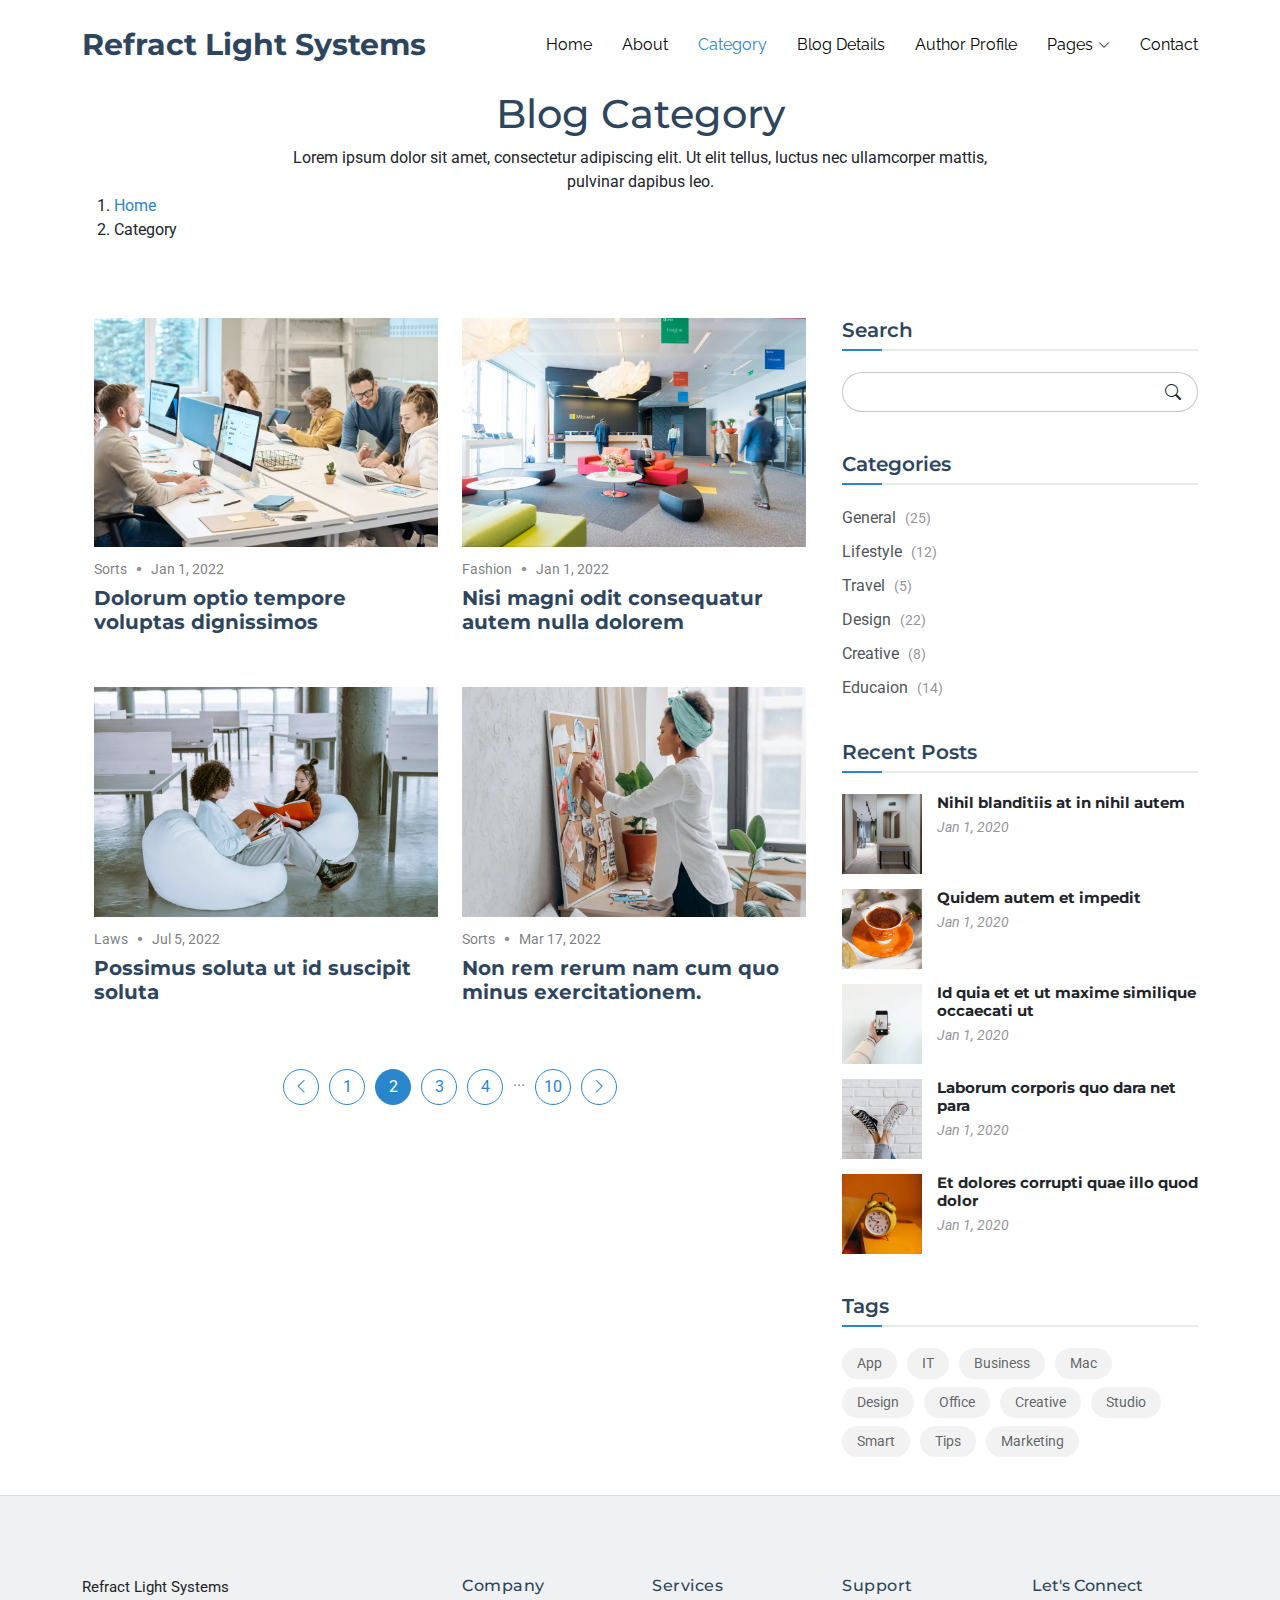
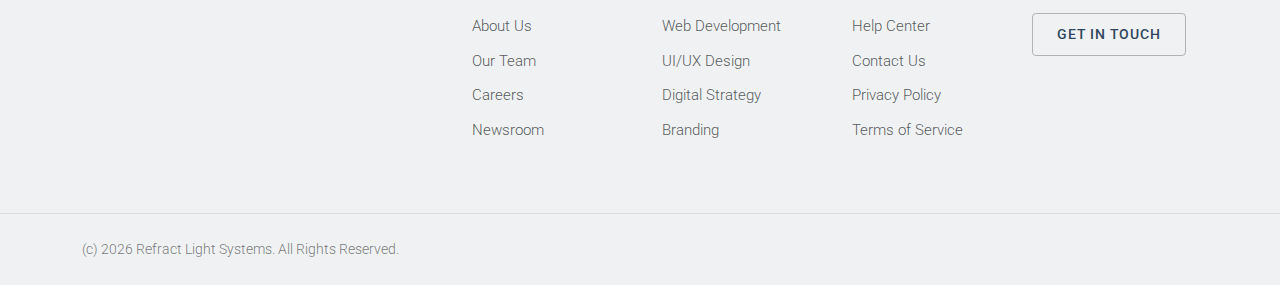
<file: category.html>
<!DOCTYPE html>
<html lang="en">

<head>
  <meta charset="utf-8">
  <meta content="width=device-width, initial-scale=1.0" name="viewport">
  <title id="page-title">Brand Name</title>
  <meta name="description" content="">
  <meta name="keywords" content="">

  
  <link href="assets/img/favicon.png" rel="icon">
  <link href="assets/img/apple-touch-icon.png" rel="apple-touch-icon">

  
  <link href="https://fonts.googleapis.com" rel="preconnect">
  <link href="https://fonts.gstatic.com" rel="preconnect" crossorigin>
  <link href="https://fonts.googleapis.com/css2?family=Roboto:ital,wght@0,100;0,300;0,400;0,500;0,700;0,900;1,100;1,300;1,400;1,500;1,700;1,900&family=Montserrat:ital,wght@0,100;0,200;0,300;0,400;0,500;0,600;0,700;0,800;0,900;1,100;1,200;1,300;1,400;1,500;1,600;1,700;1,800;1,900&family=Raleway:ital,wght@0,100;0,200;0,300;0,400;0,500;0,600;0,700;0,800;0,900;1,100;1,200;1,300;1,400;1,500;1,600;1,700;1,800;1,900&display=swap" rel="stylesheet">

  
  <link href="assets/vendor/bootstrap/css/bootstrap.min.css" rel="stylesheet">
  <link href="assets/vendor/bootstrap-icons/bootstrap-icons.css" rel="stylesheet">
  <link href="assets/vendor/aos/aos.css" rel="stylesheet">
  <link href="assets/vendor/swiper/swiper-bundle.min.css" rel="stylesheet">

  
  <link href="assets/css/main.css" rel="stylesheet">

  <script>
    (function() {
      var s = document.createElement('script');
      s.src = 'config.js?v=' + new Date().getTime();
      s.async = false;
      document.head.appendChild(s);
    })();
  </script>

</head>

<body class="category-page">

  <header id="header" class="header d-flex align-items-center position-relative">
    <div class="container position-relative d-flex align-items-center justify-content-between">

      <a href="index.html" class="logo d-flex align-items-center me-auto me-xl-0">
        
        
        <h1 class="sitename" id="brand-logo">Brand Name</h1>
      </a>

      <nav id="navmenu" class="navmenu">
        <ul>
          <li><a href="index.html">Home</a></li>
          <li><a href="about.html">About</a></li>
          <li><a href="category.html" class="active">Category</a></li>
          <li><a href="blog-details.html">Blog Details</a></li>
          <li><a href="author-profile.html">Author Profile</a></li>
          <li class="dropdown"><a href="#"><span>Pages</span> <i class="bi bi-chevron-down toggle-dropdown"></i></a>
            <ul>
              <li><a href="about.html">About</a></li>
              <li><a href="category.html" class="active">Category</a></li>
              <li><a href="blog-details.html">Blog Details</a></li>
              <li><a href="author-profile.html">Author Profile</a></li>
              <li><a href="search-results.html">Search Results</a></li>
              <li><a href="404.html">404 Not Found Page</a></li>

              <li class="dropdown"><a href="#"><span>Deep Dropdown</span> <i class="bi bi-chevron-down toggle-dropdown"></i></a>
                <ul>
                  <li><a href="#">Deep Dropdown 1</a></li>
                  <li><a href="#">Deep Dropdown 2</a></li>
                  <li><a href="#">Deep Dropdown 3</a></li>
                  <li><a href="#">Deep Dropdown 4</a></li>
                  <li><a href="#">Deep Dropdown 5</a></li>
                </ul>
              </li>
            </ul>
          </li>
          <li><a href="contact.html">Contact</a></li>
        </ul>
        <i class="mobile-nav-toggle d-xl-none bi bi-list"></i>
      </nav>

      

    </div>
  </header>

  <main class="main">

    
    <div class="page-banner">
      <div class="heading">
        <div class="container">
          <div class="row d-flex justify-content-center text-center">
            <div class="col-lg-8">
              <h1 class="heading-title">Blog Category</h1>
              <p class="mb-0">Lorem ipsum dolor sit amet, consectetur adipiscing elit. Ut elit tellus, luctus nec ullamcorper mattis, pulvinar dapibus leo.</p>
            </div>
          </div>
        </div>
      </div>
      <nav class="breadcrumbs">
        <div class="container">
          <ol>
            <li><a href="index.html">Home</a></li>
            <li class="current">Category</li>
          </ol>
        </div>
      </nav>
    </div>

    <div class="container">
      <div class="row">

        <div class="col-lg-8">

          
          <section id="category-postst" class="category-postst section">

            <div class="container" data-aos="fade-up" data-aos-delay="100">

              <div class="row gy-5">

                <div class="col-lg-6">
                  <article>

                    <div class="post-img">
                      <img src="assets/img/blog/blog-post-1.webp" alt="" class="img-fluid">
                    </div>

                    <div class="meta-top">
                      <ul>
                        <li class="d-flex align-items-center"><a href="blog-details.html">Sorts</a></li>
                        <li class="d-flex align-items-center"><i class="bi bi-dot"></i> <a href="blog-details.html"><time datetime="2022-01-01">Jan 1, 2022</time></a></li>
                      </ul>
                    </div>

                    <h2 class="title">
                      <a href="blog-details.html">Dolorum optio tempore voluptas dignissimos</a>
                    </h2>

                  </article>
                </div>

                <div class="col-lg-6">

                  <article>

                    <div class="post-img">
                      <img src="assets/img/blog/blog-post-2.webp" alt="" class="img-fluid">
                    </div>

                    <div class="meta-top">
                      <ul>
                        <li class="d-flex align-items-center"><a href="blog-details.html">Fashion</a></li>
                        <li class="d-flex align-items-center"><i class="bi bi-dot"></i> <a href="blog-details.html"><time datetime="2022-01-01">Jan 1, 2022</time></a></li>
                      </ul>
                    </div>

                    <h2 class="title">
                      <a href="blog-details.html">Nisi magni odit consequatur autem nulla dolorem</a>
                    </h2>

                  </article>

                </div>

                <div class="col-lg-6">

                  <article>

                    <div class="post-img">
                      <img src="assets/img/blog/blog-post-3.webp" alt="" class="img-fluid">
                    </div>

                    <div class="meta-top">
                      <ul>
                        <li class="d-flex align-items-center"><a href="blog-details.html">Laws</a></li>
                        <li class="d-flex align-items-center"><i class="bi bi-dot"></i> <a href="blog-details.html"><time datetime="2022-01-01">Jul 5, 2022</time></a></li>
                      </ul>
                    </div>

                    <h2 class="title">
                      <a href="blog-details.html">Possimus soluta ut id suscipit soluta</a>
                    </h2>

                  </article>

                </div>

                <div class="col-lg-6">

                  <article>

                    <div class="post-img">
                      <img src="assets/img/blog/blog-post-4.webp" alt="" class="img-fluid">
                    </div>

                    <div class="meta-top">
                      <ul>
                        <li class="d-flex align-items-center"><a href="blog-details.html">Sorts</a></li>
                        <li class="d-flex align-items-center"><i class="bi bi-dot"></i> <a href="blog-details.html"><time datetime="2022-01-01">Mar 17, 2022</time></a></li>
                      </ul>
                    </div>

                    <h2 class="title">
                      <a href="blog-details.html">Non rem rerum nam cum quo minus exercitationem.</a>
                    </h2>

                  </article>

                </div>

              </div>

            </div>

          </section>

          
          <section id="pagination-2" class="pagination-2 section">

            <div class="container">
              <div class="d-flex justify-content-center">
                <ul>
                  <li><a href="#"><i class="bi bi-chevron-left"></i></a></li>
                  <li><a href="#">1</a></li>
                  <li><a href="#" class="active">2</a></li>
                  <li><a href="#">3</a></li>
                  <li><a href="#">4</a></li>
                  <li>...</li>
                  <li><a href="#">10</a></li>
                  <li><a href="#"><i class="bi bi-chevron-right"></i></a></li>
                </ul>
              </div>
            </div>

          </section>

        </div>

        <div class="col-lg-4 sidebar">

          <div class="widgets-container">

            
            <div class="search-widget widget-item">

              <h3 class="widget-title">Search</h3>
              <form action="">
                <input type="text">
                <button type="submit" title="Search"><i class="bi bi-search"></i></button>
              </form>

            </div>

            
            <div class="categories-widget widget-item">

              <h3 class="widget-title">Categories</h3>
              <ul class="mt-3">
                <li><a href="#">General <span>(25)</span></a></li>
                <li><a href="#">Lifestyle <span>(12)</span></a></li>
                <li><a href="#">Travel <span>(5)</span></a></li>
                <li><a href="#">Design <span>(22)</span></a></li>
                <li><a href="#">Creative <span>(8)</span></a></li>
                <li><a href="#">Educaion <span>(14)</span></a></li>
              </ul>

            </div>

            
            <div class="recent-posts-widget widget-item">

              <h3 class="widget-title">Recent Posts</h3>

              <div class="post-item">
                <img src="assets/img/blog/blog-post-square-1.webp" alt="" class="flex-shrink-0">
                <div>
                  <h4><a href="blog-details.html">Nihil blanditiis at in nihil autem</a></h4>
                  <time datetime="2020-01-01">Jan 1, 2020</time>
                </div>
              </div>

              <div class="post-item">
                <img src="assets/img/blog/blog-post-square-2.webp" alt="" class="flex-shrink-0">
                <div>
                  <h4><a href="blog-details.html">Quidem autem et impedit</a></h4>
                  <time datetime="2020-01-01">Jan 1, 2020</time>
                </div>
              </div>

              <div class="post-item">
                <img src="assets/img/blog/blog-post-square-3.webp" alt="" class="flex-shrink-0">
                <div>
                  <h4><a href="blog-details.html">Id quia et et ut maxime similique occaecati ut</a></h4>
                  <time datetime="2020-01-01">Jan 1, 2020</time>
                </div>
              </div>

              <div class="post-item">
                <img src="assets/img/blog/blog-post-square-4.webp" alt="" class="flex-shrink-0">
                <div>
                  <h4><a href="blog-details.html">Laborum corporis quo dara net para</a></h4>
                  <time datetime="2020-01-01">Jan 1, 2020</time>
                </div>
              </div>

              <div class="post-item">
                <img src="assets/img/blog/blog-post-square-5.webp" alt="" class="flex-shrink-0">
                <div>
                  <h4><a href="blog-details.html">Et dolores corrupti quae illo quod dolor</a></h4>
                  <time datetime="2020-01-01">Jan 1, 2020</time>
                </div>
              </div>

            </div>

            
            <div class="tags-widget widget-item">

              <h3 class="widget-title">Tags</h3>
              <ul>
                <li><a href="#">App</a></li>
                <li><a href="#">IT</a></li>
                <li><a href="#">Business</a></li>
                <li><a href="#">Mac</a></li>
                <li><a href="#">Design</a></li>
                <li><a href="#">Office</a></li>
                <li><a href="#">Creative</a></li>
                <li><a href="#">Studio</a></li>
                <li><a href="#">Smart</a></li>
                <li><a href="#">Tips</a></li>
                <li><a href="#">Marketing</a></li>
              </ul>

            </div>

          </div>

        </div>

      </div>
    </div>

  </main>

  <footer id="footer" class="footer position-relative light-background">

    <div class="container">
      <div class="row gy-5">

        <div class="col-lg-4">
          <div class="footer-brand">
            <a href="index.html" class="logo d-flex align-items-center mb-3">
              <span class="sitename" id="brand-name">Brand Name</span>
            </a>
            <p class="tagline">Innovating the digital landscape with elegant solutions and timeless design.</p>

            
          </div>
        </div>

        <div class="col-lg-6">
          <div class="footer-links-grid">
            <div class="row">
              <div class="col-6 col-md-4">
                <h5>Company</h5>
                <ul class="list-unstyled">
                  <li><a href="#">About Us</a></li>
                  <li><a href="#">Our Team</a></li>
                  <li><a href="#">Careers</a></li>
                  <li><a href="#">Newsroom</a></li>
                </ul>
              </div>
              <div class="col-6 col-md-4">
                <h5>Services</h5>
                <ul class="list-unstyled">
                  <li><a href="#">Web Development</a></li>
                  <li><a href="#">UI/UX Design</a></li>
                  <li><a href="#">Digital Strategy</a></li>
                  <li><a href="#">Branding</a></li>
                </ul>
              </div>
              <div class="col-6 col-md-4">
                <h5>Support</h5>
                <ul class="list-unstyled">
                  <li><a href="#">Help Center</a></li>
                  <li><a href="#">Contact Us</a></li>
                  <li><a href="#">Privacy Policy</a></li>
                  <li><a href="#">Terms of Service</a></li>
                </ul>
              </div>
            </div>
          </div>
        </div>

        <div class="col-lg-2">
          <div class="footer-cta">
            <h5>Let's Connect</h5>
            <a href="contact.html" class="btn btn-outline">Get in Touch</a>
          </div>
        </div>

      </div>
    </div>

    <div class="footer-bottom">
      <div class="container">
        <div class="row">
          <div class="col-12">
            <div class="footer-bottom-content">
              <p class="mb-0" id="footer-copy">© <strong class="sitename">Brand Name</strong>. All rights reserved.</p>
              
            </div>
          </div>
        </div>
      </div>
    </div>

  </footer>

  
  <a href="#" id="scroll-top" class="scroll-top d-flex align-items-center justify-content-center"><i class="bi bi-arrow-up-short"></i></a>

  
  <div id="preloader"></div>

  
  <script src="assets/vendor/bootstrap/js/bootstrap.bundle.min.js"></script>
  <script src="assets/vendor/php-email-form/validate.js"></script>
  <script src="assets/vendor/aos/aos.js"></script>
  <script src="assets/vendor/swiper/swiper-bundle.min.js"></script>
  <script src="assets/vendor/purecounter/purecounter_vanilla.js"></script>

  
  <script src="assets/js/main.js"></script>

</body>

</html>
</file>
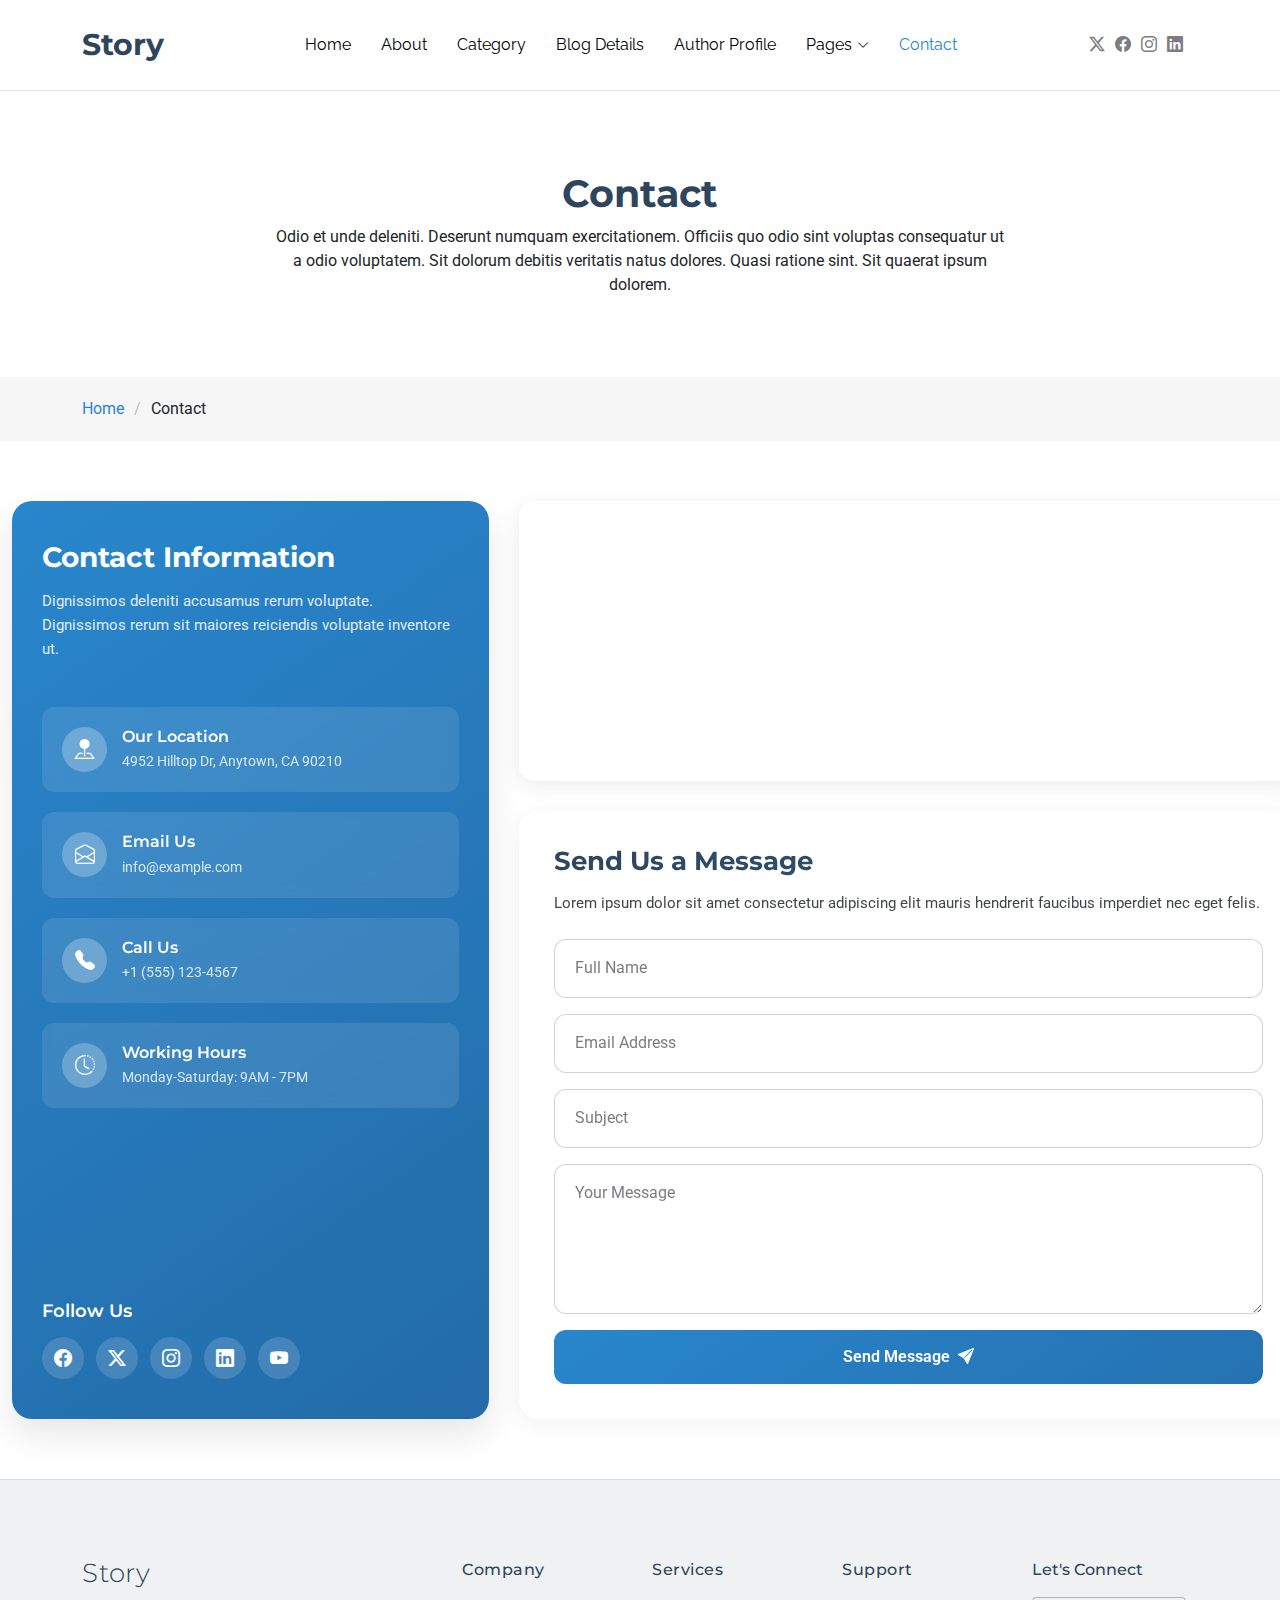
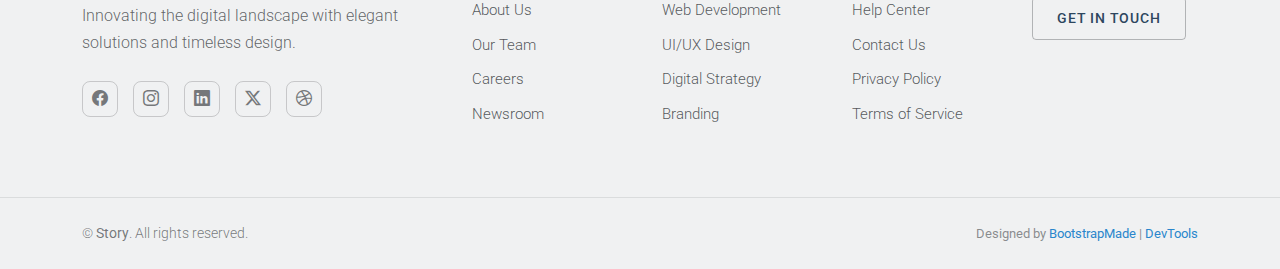
<file: contact.html>
<!DOCTYPE html>
<html lang="en">

<head>
  <meta charset="utf-8">
  <meta content="width=device-width, initial-scale=1.0" name="viewport">
  <title>Contact - Story Bootstrap Template</title>
  <meta name="description" content="">
  <meta name="keywords" content="">

  <!-- Favicons -->
  <link href="assets/img/favicon.png" rel="icon">
  <link href="assets/img/apple-touch-icon.png" rel="apple-touch-icon">

  <!-- Fonts -->
  <link href="https://fonts.googleapis.com" rel="preconnect">
  <link href="https://fonts.gstatic.com" rel="preconnect" crossorigin>
  <link href="https://fonts.googleapis.com/css2?family=Roboto:ital,wght@0,100;0,300;0,400;0,500;0,700;0,900;1,100;1,300;1,400;1,500;1,700;1,900&family=Montserrat:ital,wght@0,100;0,200;0,300;0,400;0,500;0,600;0,700;0,800;0,900;1,100;1,200;1,300;1,400;1,500;1,600;1,700;1,800;1,900&family=Raleway:ital,wght@0,100;0,200;0,300;0,400;0,500;0,600;0,700;0,800;0,900;1,100;1,200;1,300;1,400;1,500;1,600;1,700;1,800;1,900&display=swap" rel="stylesheet">

  <!-- Vendor CSS Files -->
  <link href="assets/vendor/bootstrap/css/bootstrap.min.css" rel="stylesheet">
  <link href="assets/vendor/bootstrap-icons/bootstrap-icons.css" rel="stylesheet">
  <link href="assets/vendor/aos/aos.css" rel="stylesheet">
  <link href="assets/vendor/swiper/swiper-bundle.min.css" rel="stylesheet">

  <!-- Main CSS File -->
  <link href="assets/css/main.css" rel="stylesheet">

  <!-- =======================================================
  * Template Name: Story
  * Template URL: https://bootstrapmade.com/story-bootstrap-blog-template/
  * Updated: Aug 11 2025 with Bootstrap v5.3.7
  * Author: BootstrapMade.com
  * License: https://bootstrapmade.com/license/
  ======================================================== -->
</head>

<body class="contact-page">

  <header id="header" class="header d-flex align-items-center position-relative">
    <div class="container position-relative d-flex align-items-center justify-content-between">

      <a href="index.html" class="logo d-flex align-items-center me-auto me-xl-0">
        <!-- Uncomment the line below if you also wish to use an image logo -->
        <!-- <img src="assets/img/logo.webp" alt=""> -->
        <h1 class="sitename">Story</h1>
      </a>

      <nav id="navmenu" class="navmenu">
        <ul>
          <li><a href="index.html">Home</a></li>
          <li><a href="about.html">About</a></li>
          <li><a href="category.html">Category</a></li>
          <li><a href="blog-details.html">Blog Details</a></li>
          <li><a href="author-profile.html">Author Profile</a></li>
          <li class="dropdown"><a href="#"><span>Pages</span> <i class="bi bi-chevron-down toggle-dropdown"></i></a>
            <ul>
              <li><a href="about.html">About</a></li>
              <li><a href="category.html">Category</a></li>
              <li><a href="blog-details.html">Blog Details</a></li>
              <li><a href="author-profile.html">Author Profile</a></li>
              <li><a href="search-results.html">Search Results</a></li>
              <li><a href="404.html">404 Not Found Page</a></li>

              <li class="dropdown"><a href="#"><span>Deep Dropdown</span> <i class="bi bi-chevron-down toggle-dropdown"></i></a>
                <ul>
                  <li><a href="#">Deep Dropdown 1</a></li>
                  <li><a href="#">Deep Dropdown 2</a></li>
                  <li><a href="#">Deep Dropdown 3</a></li>
                  <li><a href="#">Deep Dropdown 4</a></li>
                  <li><a href="#">Deep Dropdown 5</a></li>
                </ul>
              </li>
            </ul>
          </li>
          <li><a href="contact.html" class="active">Contact</a></li>
        </ul>
        <i class="mobile-nav-toggle d-xl-none bi bi-list"></i>
      </nav>

      <div class="header-social-links">
        <a href="#" class="twitter"><i class="bi bi-twitter-x"></i></a>
        <a href="#" class="facebook"><i class="bi bi-facebook"></i></a>
        <a href="#" class="instagram"><i class="bi bi-instagram"></i></a>
        <a href="#" class="linkedin"><i class="bi bi-linkedin"></i></a>
      </div>

    </div>
  </header>

  <main class="main">

    <!-- Page Title -->
    <div class="page-title">
      <div class="heading">
        <div class="container">
          <div class="row d-flex justify-content-center text-center">
            <div class="col-lg-8">
              <h1 class="heading-title">Contact</h1>
              <p class="mb-0">
                Odio et unde deleniti. Deserunt numquam exercitationem. Officiis quo
                odio sint voluptas consequatur ut a odio voluptatem. Sit dolorum
                debitis veritatis natus dolores. Quasi ratione sint. Sit quaerat
                ipsum dolorem.
              </p>
            </div>
          </div>
        </div>
      </div>
      <nav class="breadcrumbs">
        <div class="container">
          <ol>
            <li><a href="index.html">Home</a></li>
            <li class="current">Contact</li>
          </ol>
        </div>
      </nav>
    </div><!-- End Page Title -->

    <!-- Contact Section -->
    <section id="contact" class="contact section">

      <div class="container">
        <div class="contact-wrapper">
          <div class="contact-info-panel">
            <div class="contact-info-header">
              <h3>Contact Information</h3>
              <p>Dignissimos deleniti accusamus rerum voluptate. Dignissimos rerum sit maiores reiciendis voluptate inventore ut.</p>
            </div>

            <div class="contact-info-cards">
              <div class="info-card">
                <div class="icon-container">
                  <i class="bi bi-pin-map-fill"></i>
                </div>
                <div class="card-content">
                  <h4>Our Location</h4>
                  <p>4952 Hilltop Dr, Anytown, CA 90210</p>
                </div>
              </div>

              <div class="info-card">
                <div class="icon-container">
                  <i class="bi bi-envelope-open"></i>
                </div>
                <div class="card-content">
                  <h4>Email Us</h4>
                  <p>info@example.com</p>
                </div>
              </div>

              <div class="info-card">
                <div class="icon-container">
                  <i class="bi bi-telephone-fill"></i>
                </div>
                <div class="card-content">
                  <h4>Call Us</h4>
                  <p>+1 (555) 123-4567</p>
                </div>
              </div>

              <div class="info-card">
                <div class="icon-container">
                  <i class="bi bi-clock-history"></i>
                </div>
                <div class="card-content">
                  <h4>Working Hours</h4>
                  <p>Monday-Saturday: 9AM - 7PM</p>
                </div>
              </div>
            </div>

            <div class="social-links-panel">
              <h5>Follow Us</h5>
              <div class="social-icons">
                <a href="#"><i class="bi bi-facebook"></i></a>
                <a href="#"><i class="bi bi-twitter-x"></i></a>
                <a href="#"><i class="bi bi-instagram"></i></a>
                <a href="#"><i class="bi bi-linkedin"></i></a>
                <a href="#"><i class="bi bi-youtube"></i></a>
              </div>
            </div>
          </div>

          <div class="contact-form-panel">
            <div class="map-container">
              <iframe src="https://www.google.com/maps/embed?pb=!1m14!1m8!1m3!1d48389.78314118045!2d-74.006138!3d40.710059!3m2!1i1024!2i768!4f13.1!3m3!1m2!1s0x89c25a22a3bda30d%3A0xb89d1fe6bc499443!2sDowntown%20Conference%20Center!5e0!3m2!1sen!2sus!4v1676961268712!5m2!1sen!2sus" width="100%" height="100%" style="border:0;" allowfullscreen="" loading="lazy" referrerpolicy="no-referrer-when-downgrade"></iframe>
            </div>

            <div class="form-container">
              <h3>Send Us a Message</h3>
              <p>Lorem ipsum dolor sit amet consectetur adipiscing elit mauris hendrerit faucibus imperdiet nec eget felis.</p>

              <form action="forms/contact.php" method="post" class="php-email-form">
                <div class="form-floating mb-3">
                  <input type="text" class="form-control" id="nameInput" name="name" placeholder="Full Name" required="">
                  <label for="nameInput">Full Name</label>
                </div>

                <div class="form-floating mb-3">
                  <input type="email" class="form-control" id="emailInput" name="email" placeholder="Email Address" required="">
                  <label for="emailInput">Email Address</label>
                </div>

                <div class="form-floating mb-3">
                  <input type="text" class="form-control" id="subjectInput" name="subject" placeholder="Subject" required="">
                  <label for="subjectInput">Subject</label>
                </div>

                <div class="form-floating mb-3">
                  <textarea class="form-control" id="messageInput" name="message" rows="5" placeholder="Your Message" style="height: 150px" required=""></textarea>
                  <label for="messageInput">Your Message</label>
                </div>

                <div class="my-3">
                  <div class="loading">Loading</div>
                  <div class="error-message"></div>
                  <div class="sent-message">Your message has been sent. Thank you!</div>
                </div>

                <div class="d-grid">
                  <button type="submit" class="btn-submit">Send Message <i class="bi bi-send-fill ms-2"></i></button>
                </div>
              </form>
            </div>
          </div>
        </div>
      </div>
    </section><!-- /Contact Section -->

  </main>

  <footer id="footer" class="footer position-relative light-background">

    <div class="container">
      <div class="row gy-5">

        <div class="col-lg-4">
          <div class="footer-brand">
            <a href="index.html" class="logo d-flex align-items-center mb-3">
              <span class="sitename">Story</span>
            </a>
            <p class="tagline">Innovating the digital landscape with elegant solutions and timeless design.</p>

            <div class="social-links mt-4">
              <a href="#" aria-label="Facebook"><i class="bi bi-facebook"></i></a>
              <a href="#" aria-label="Instagram"><i class="bi bi-instagram"></i></a>
              <a href="#" aria-label="LinkedIn"><i class="bi bi-linkedin"></i></a>
              <a href="#" aria-label="Twitter"><i class="bi bi-twitter-x"></i></a>
              <a href="#" aria-label="Dribbble"><i class="bi bi-dribbble"></i></a>
            </div>
          </div>
        </div>

        <div class="col-lg-6">
          <div class="footer-links-grid">
            <div class="row">
              <div class="col-6 col-md-4">
                <h5>Company</h5>
                <ul class="list-unstyled">
                  <li><a href="#">About Us</a></li>
                  <li><a href="#">Our Team</a></li>
                  <li><a href="#">Careers</a></li>
                  <li><a href="#">Newsroom</a></li>
                </ul>
              </div>
              <div class="col-6 col-md-4">
                <h5>Services</h5>
                <ul class="list-unstyled">
                  <li><a href="#">Web Development</a></li>
                  <li><a href="#">UI/UX Design</a></li>
                  <li><a href="#">Digital Strategy</a></li>
                  <li><a href="#">Branding</a></li>
                </ul>
              </div>
              <div class="col-6 col-md-4">
                <h5>Support</h5>
                <ul class="list-unstyled">
                  <li><a href="#">Help Center</a></li>
                  <li><a href="#">Contact Us</a></li>
                  <li><a href="#">Privacy Policy</a></li>
                  <li><a href="#">Terms of Service</a></li>
                </ul>
              </div>
            </div>
          </div>
        </div>

        <div class="col-lg-2">
          <div class="footer-cta">
            <h5>Let's Connect</h5>
            <a href="contact.html" class="btn btn-outline">Get in Touch</a>
          </div>
        </div>

      </div>
    </div>

    <div class="footer-bottom">
      <div class="container">
        <div class="row">
          <div class="col-12">
            <div class="footer-bottom-content">
              <p class="mb-0">© <strong>Story</strong>. All rights reserved.</p>
              <div class="credits">
                <!-- All the links in the footer should remain intact. -->
                <!-- You can delete the links only if you've purchased the pro version. -->
                <!-- Licensing information: https://bootstrapmade.com/license/ -->
                <!-- Purchase the pro version with working PHP/AJAX contact form: [buy-url] -->
                Designed by <a href="https://bootstrapmade.com/">BootstrapMade</a> | <a href="https://bootstrapmade.com/tools/">DevTools</a>
              </div>
            </div>
          </div>
        </div>
      </div>
    </div>

  </footer>

  <!-- Scroll Top -->
  <a href="#" id="scroll-top" class="scroll-top d-flex align-items-center justify-content-center"><i class="bi bi-arrow-up-short"></i></a>

  <!-- Preloader -->
  <div id="preloader"></div>

  <!-- Vendor JS Files -->
  <script src="assets/vendor/bootstrap/js/bootstrap.bundle.min.js"></script>
  <script src="assets/vendor/php-email-form/validate.js"></script>
  <script src="assets/vendor/aos/aos.js"></script>
  <script src="assets/vendor/swiper/swiper-bundle.min.js"></script>
  <script src="assets/vendor/purecounter/purecounter_vanilla.js"></script>

  <!-- Main JS File -->
  <script src="assets/js/main.js"></script>

</body>

</html>
</file>
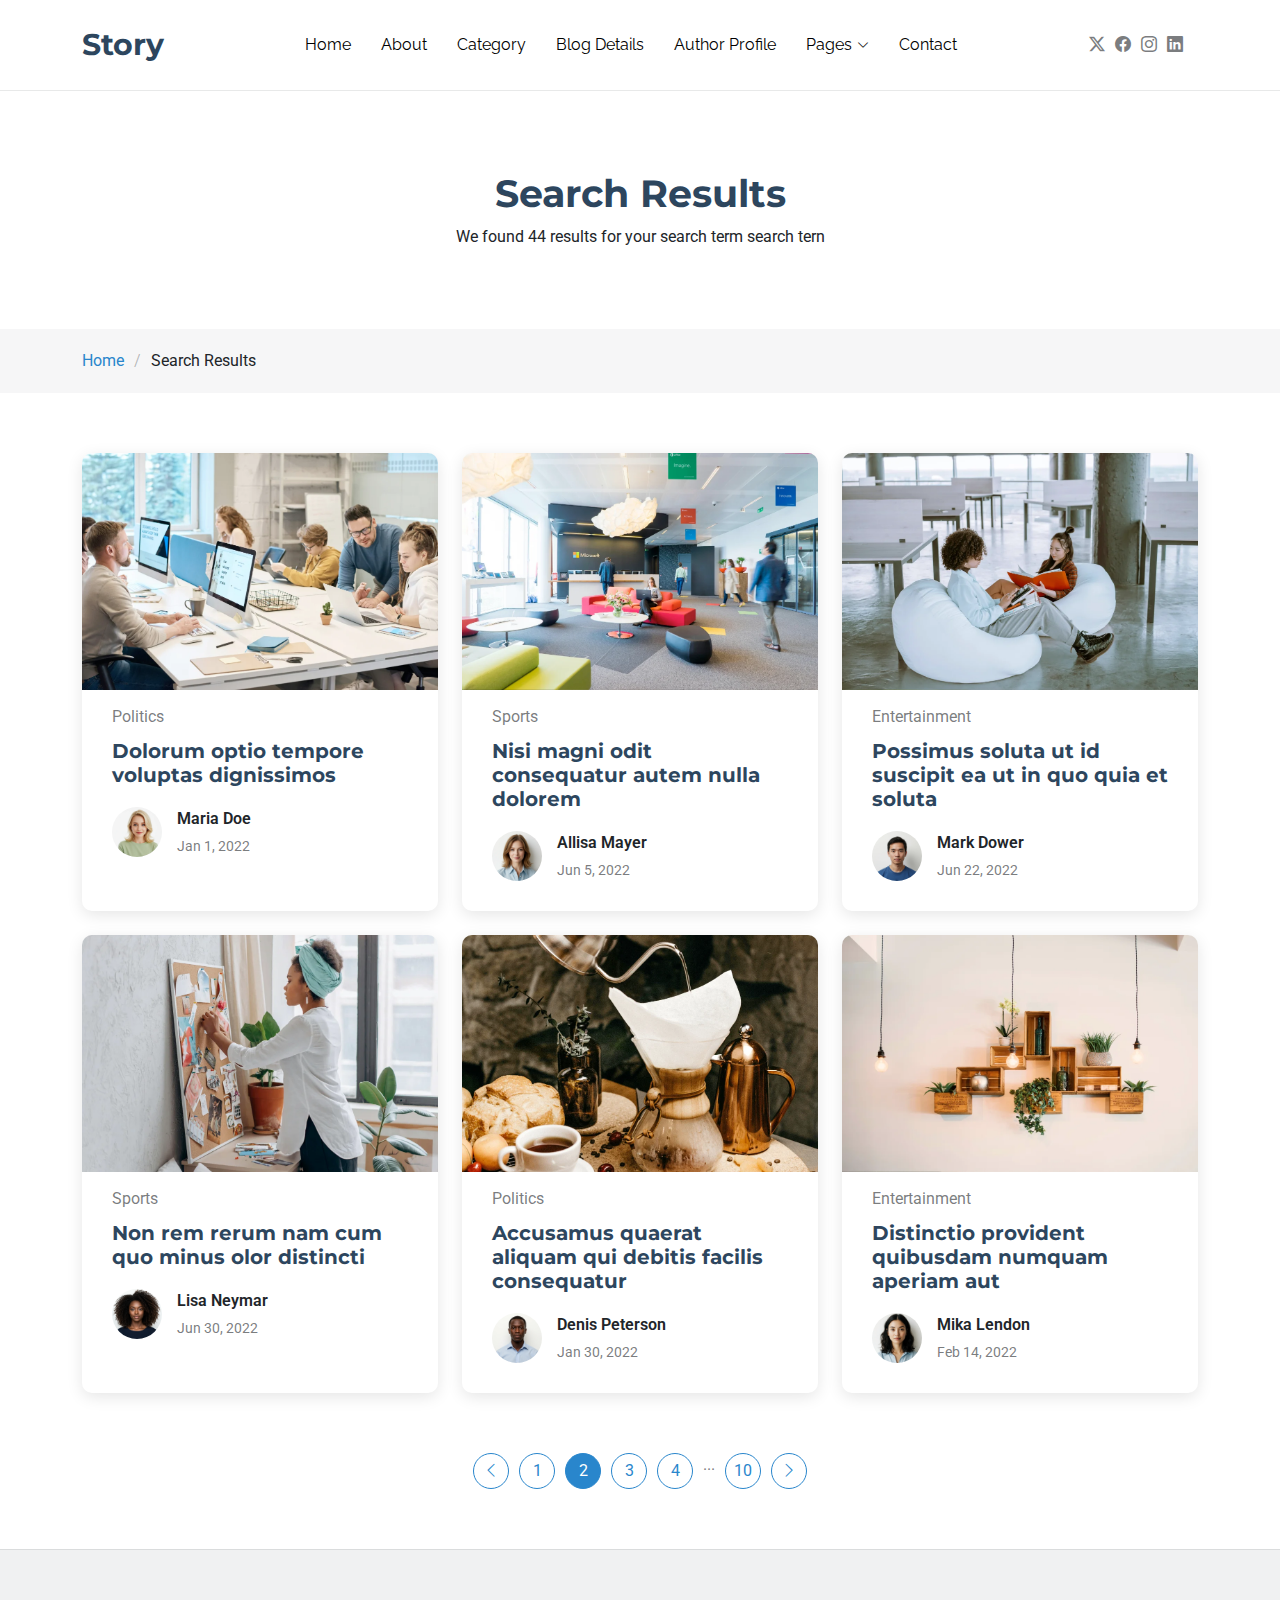
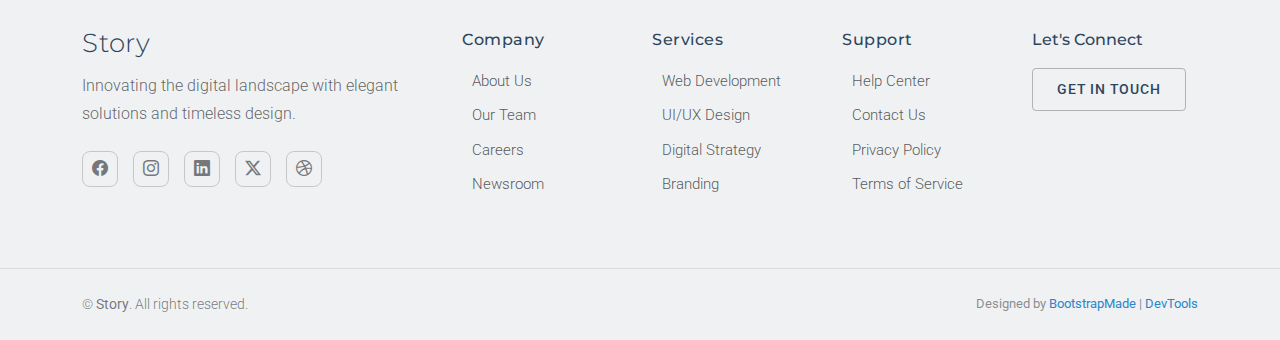
<file: search-results.html>
<!DOCTYPE html>
<html lang="en">

<head>
  <meta charset="utf-8">
  <meta content="width=device-width, initial-scale=1.0" name="viewport">
  <title>Search Results - Story Bootstrap Template</title>
  <meta name="description" content="">
  <meta name="keywords" content="">

  <!-- Favicons -->
  <link href="assets/img/favicon.png" rel="icon">
  <link href="assets/img/apple-touch-icon.png" rel="apple-touch-icon">

  <!-- Fonts -->
  <link href="https://fonts.googleapis.com" rel="preconnect">
  <link href="https://fonts.gstatic.com" rel="preconnect" crossorigin>
  <link href="https://fonts.googleapis.com/css2?family=Roboto:ital,wght@0,100;0,300;0,400;0,500;0,700;0,900;1,100;1,300;1,400;1,500;1,700;1,900&family=Montserrat:ital,wght@0,100;0,200;0,300;0,400;0,500;0,600;0,700;0,800;0,900;1,100;1,200;1,300;1,400;1,500;1,600;1,700;1,800;1,900&family=Raleway:ital,wght@0,100;0,200;0,300;0,400;0,500;0,600;0,700;0,800;0,900;1,100;1,200;1,300;1,400;1,500;1,600;1,700;1,800;1,900&display=swap" rel="stylesheet">

  <!-- Vendor CSS Files -->
  <link href="assets/vendor/bootstrap/css/bootstrap.min.css" rel="stylesheet">
  <link href="assets/vendor/bootstrap-icons/bootstrap-icons.css" rel="stylesheet">
  <link href="assets/vendor/aos/aos.css" rel="stylesheet">
  <link href="assets/vendor/swiper/swiper-bundle.min.css" rel="stylesheet">

  <!-- Main CSS File -->
  <link href="assets/css/main.css" rel="stylesheet">

  <!-- =======================================================
  * Template Name: Story
  * Template URL: https://bootstrapmade.com/story-bootstrap-blog-template/
  * Updated: Aug 11 2025 with Bootstrap v5.3.7
  * Author: BootstrapMade.com
  * License: https://bootstrapmade.com/license/
  ======================================================== -->
</head>

<body class="search-results-page">

  <header id="header" class="header d-flex align-items-center position-relative">
    <div class="container position-relative d-flex align-items-center justify-content-between">

      <a href="index.html" class="logo d-flex align-items-center me-auto me-xl-0">
        <!-- Uncomment the line below if you also wish to use an image logo -->
        <!-- <img src="assets/img/logo.webp" alt=""> -->
        <h1 class="sitename">Story</h1>
      </a>

      <nav id="navmenu" class="navmenu">
        <ul>
          <li><a href="index.html">Home</a></li>
          <li><a href="about.html">About</a></li>
          <li><a href="category.html">Category</a></li>
          <li><a href="blog-details.html">Blog Details</a></li>
          <li><a href="author-profile.html">Author Profile</a></li>
          <li class="dropdown"><a href="#"><span>Pages</span> <i class="bi bi-chevron-down toggle-dropdown"></i></a>
            <ul>
              <li><a href="about.html">About</a></li>
              <li><a href="category.html">Category</a></li>
              <li><a href="blog-details.html">Blog Details</a></li>
              <li><a href="author-profile.html">Author Profile</a></li>
              <li><a href="search-results.html" class="active">Search Results</a></li>
              <li><a href="404.html">404 Not Found Page</a></li>

              <li class="dropdown"><a href="#"><span>Deep Dropdown</span> <i class="bi bi-chevron-down toggle-dropdown"></i></a>
                <ul>
                  <li><a href="#">Deep Dropdown 1</a></li>
                  <li><a href="#">Deep Dropdown 2</a></li>
                  <li><a href="#">Deep Dropdown 3</a></li>
                  <li><a href="#">Deep Dropdown 4</a></li>
                  <li><a href="#">Deep Dropdown 5</a></li>
                </ul>
              </li>
            </ul>
          </li>
          <li><a href="contact.html">Contact</a></li>
        </ul>
        <i class="mobile-nav-toggle d-xl-none bi bi-list"></i>
      </nav>

      <div class="header-social-links">
        <a href="#" class="twitter"><i class="bi bi-twitter-x"></i></a>
        <a href="#" class="facebook"><i class="bi bi-facebook"></i></a>
        <a href="#" class="instagram"><i class="bi bi-instagram"></i></a>
        <a href="#" class="linkedin"><i class="bi bi-linkedin"></i></a>
      </div>

    </div>
  </header>

  <main class="main">

    <!-- Page Title -->
    <div class="page-title">
      <div class="heading">
        <div class="container">
          <div class="row d-flex justify-content-center text-center">
            <div class="col-lg-8">
              <h1 class="heading-title">Search Results</h1>
              <p class="mb-0">We found 44 results for your search term search tern</p>
            </div>
          </div>
        </div>
      </div>
      <nav class="breadcrumbs">
        <div class="container">
          <ol>
            <li><a href="index.html">Home</a></li>
            <li class="current">Search Results</li>
          </ol>
        </div>
      </nav>
    </div><!-- End Page Title -->

    <!-- Search Results Posts Section -->
    <section id="search-results-posts" class="search-results-posts section">

      <div class="container" data-aos="fade-up" data-aos-delay="100">
        <div class="row gy-4">

          <div class="col-lg-4">
            <article>

              <div class="post-img">
                <img src="assets/img/blog/blog-post-1.webp" alt="" class="img-fluid">
              </div>

              <p class="post-category">Politics</p>

              <h2 class="title">
                <a href="blog-details.html">Dolorum optio tempore voluptas dignissimos</a>
              </h2>

              <div class="d-flex align-items-center">
                <img src="assets/img/person/person-f-12.webp" alt="" class="img-fluid post-author-img flex-shrink-0">
                <div class="post-meta">
                  <p class="post-author">Maria Doe</p>
                  <p class="post-date">
                    <time datetime="2022-01-01">Jan 1, 2022</time>
                  </p>
                </div>
              </div>

            </article>
          </div><!-- End post list item -->

          <div class="col-lg-4">
            <article>

              <div class="post-img">
                <img src="assets/img/blog/blog-post-2.webp" alt="" class="img-fluid">
              </div>

              <p class="post-category">Sports</p>

              <h2 class="title">
                <a href="blog-details.html">Nisi magni odit consequatur autem nulla dolorem</a>
              </h2>

              <div class="d-flex align-items-center">
                <img src="assets/img/person/person-f-13.webp" alt="" class="img-fluid post-author-img flex-shrink-0">
                <div class="post-meta">
                  <p class="post-author">Allisa Mayer</p>
                  <p class="post-date">
                    <time datetime="2022-01-01">Jun 5, 2022</time>
                  </p>
                </div>
              </div>

            </article>
          </div><!-- End post list item -->

          <div class="col-lg-4">
            <article>

              <div class="post-img">
                <img src="assets/img/blog/blog-post-3.webp" alt="" class="img-fluid">
              </div>

              <p class="post-category">Entertainment</p>

              <h2 class="title">
                <a href="blog-details.html">Possimus soluta ut id suscipit ea ut in quo quia et soluta</a>
              </h2>

              <div class="d-flex align-items-center">
                <img src="assets/img/person/person-m-10.webp" alt="" class="img-fluid post-author-img flex-shrink-0">
                <div class="post-meta">
                  <p class="post-author">Mark Dower</p>
                  <p class="post-date">
                    <time datetime="2022-01-01">Jun 22, 2022</time>
                  </p>
                </div>
              </div>

            </article>
          </div><!-- End post list item -->

          <div class="col-lg-4">
            <article>

              <div class="post-img">
                <img src="assets/img/blog/blog-post-4.webp" alt="" class="img-fluid">
              </div>

              <p class="post-category">Sports</p>

              <h2 class="title">
                <a href="blog-details.html">Non rem rerum nam cum quo minus olor distincti</a>
              </h2>

              <div class="d-flex align-items-center">
                <img src="assets/img/person/person-f-14.webp" alt="" class="img-fluid post-author-img flex-shrink-0">
                <div class="post-meta">
                  <p class="post-author">Lisa Neymar</p>
                  <p class="post-date">
                    <time datetime="2022-01-01">Jun 30, 2022</time>
                  </p>
                </div>
              </div>

            </article>
          </div><!-- End post list item -->

          <div class="col-lg-4">
            <article>

              <div class="post-img">
                <img src="assets/img/blog/blog-post-5.webp" alt="" class="img-fluid">
              </div>

              <p class="post-category">Politics</p>

              <h2 class="title">
                <a href="blog-details.html">Accusamus quaerat aliquam qui debitis facilis consequatur</a>
              </h2>

              <div class="d-flex align-items-center">
                <img src="assets/img/person/person-m-11.webp" alt="" class="img-fluid post-author-img flex-shrink-0">
                <div class="post-meta">
                  <p class="post-author">Denis Peterson</p>
                  <p class="post-date">
                    <time datetime="2022-01-01">Jan 30, 2022</time>
                  </p>
                </div>
              </div>

            </article>
          </div><!-- End post list item -->

          <div class="col-lg-4">
            <article>

              <div class="post-img">
                <img src="assets/img/blog/blog-post-6.webp" alt="" class="img-fluid">
              </div>

              <p class="post-category">Entertainment</p>

              <h2 class="title">
                <a href="blog-details.html">Distinctio provident quibusdam numquam aperiam aut</a>
              </h2>

              <div class="d-flex align-items-center">
                <img src="assets/img/person/person-f-15.webp" alt="" class="img-fluid post-author-img flex-shrink-0">
                <div class="post-meta">
                  <p class="post-author">Mika Lendon</p>
                  <p class="post-date">
                    <time datetime="2022-01-01">Feb 14, 2022</time>
                  </p>
                </div>
              </div>

            </article>
          </div><!-- End post list item -->

        </div>
      </div>

    </section><!-- /Search Results Posts Section -->

    <!-- Pagination 3 Section -->
    <section id="pagination-3" class="pagination-3 section">

      <div class="container">
        <div class="d-flex justify-content-center">
          <ul>
            <li><a href="#"><i class="bi bi-chevron-left"></i></a></li>
            <li><a href="#">1</a></li>
            <li><a href="#" class="active">2</a></li>
            <li><a href="#">3</a></li>
            <li><a href="#">4</a></li>
            <li>...</li>
            <li><a href="#">10</a></li>
            <li><a href="#"><i class="bi bi-chevron-right"></i></a></li>
          </ul>
        </div>
      </div>

    </section><!-- /Pagination 3 Section -->

  </main>

  <footer id="footer" class="footer position-relative light-background">

    <div class="container">
      <div class="row gy-5">

        <div class="col-lg-4">
          <div class="footer-brand">
            <a href="index.html" class="logo d-flex align-items-center mb-3">
              <span class="sitename">Story</span>
            </a>
            <p class="tagline">Innovating the digital landscape with elegant solutions and timeless design.</p>

            <div class="social-links mt-4">
              <a href="#" aria-label="Facebook"><i class="bi bi-facebook"></i></a>
              <a href="#" aria-label="Instagram"><i class="bi bi-instagram"></i></a>
              <a href="#" aria-label="LinkedIn"><i class="bi bi-linkedin"></i></a>
              <a href="#" aria-label="Twitter"><i class="bi bi-twitter-x"></i></a>
              <a href="#" aria-label="Dribbble"><i class="bi bi-dribbble"></i></a>
            </div>
          </div>
        </div>

        <div class="col-lg-6">
          <div class="footer-links-grid">
            <div class="row">
              <div class="col-6 col-md-4">
                <h5>Company</h5>
                <ul class="list-unstyled">
                  <li><a href="#">About Us</a></li>
                  <li><a href="#">Our Team</a></li>
                  <li><a href="#">Careers</a></li>
                  <li><a href="#">Newsroom</a></li>
                </ul>
              </div>
              <div class="col-6 col-md-4">
                <h5>Services</h5>
                <ul class="list-unstyled">
                  <li><a href="#">Web Development</a></li>
                  <li><a href="#">UI/UX Design</a></li>
                  <li><a href="#">Digital Strategy</a></li>
                  <li><a href="#">Branding</a></li>
                </ul>
              </div>
              <div class="col-6 col-md-4">
                <h5>Support</h5>
                <ul class="list-unstyled">
                  <li><a href="#">Help Center</a></li>
                  <li><a href="#">Contact Us</a></li>
                  <li><a href="#">Privacy Policy</a></li>
                  <li><a href="#">Terms of Service</a></li>
                </ul>
              </div>
            </div>
          </div>
        </div>

        <div class="col-lg-2">
          <div class="footer-cta">
            <h5>Let's Connect</h5>
            <a href="contact.html" class="btn btn-outline">Get in Touch</a>
          </div>
        </div>

      </div>
    </div>

    <div class="footer-bottom">
      <div class="container">
        <div class="row">
          <div class="col-12">
            <div class="footer-bottom-content">
              <p class="mb-0">© <strong>Story</strong>. All rights reserved.</p>
              <div class="credits">
                <!-- All the links in the footer should remain intact. -->
                <!-- You can delete the links only if you've purchased the pro version. -->
                <!-- Licensing information: https://bootstrapmade.com/license/ -->
                <!-- Purchase the pro version with working PHP/AJAX contact form: [buy-url] -->
                Designed by <a href="https://bootstrapmade.com/">BootstrapMade</a> | <a href="https://bootstrapmade.com/tools/">DevTools</a>
              </div>
            </div>
          </div>
        </div>
      </div>
    </div>

  </footer>

  <!-- Scroll Top -->
  <a href="#" id="scroll-top" class="scroll-top d-flex align-items-center justify-content-center"><i class="bi bi-arrow-up-short"></i></a>

  <!-- Preloader -->
  <div id="preloader"></div>

  <!-- Vendor JS Files -->
  <script src="assets/vendor/bootstrap/js/bootstrap.bundle.min.js"></script>
  <script src="assets/vendor/php-email-form/validate.js"></script>
  <script src="assets/vendor/aos/aos.js"></script>
  <script src="assets/vendor/swiper/swiper-bundle.min.js"></script>
  <script src="assets/vendor/purecounter/purecounter_vanilla.js"></script>

  <!-- Main JS File -->
  <script src="assets/js/main.js"></script>

</body>

</html>
</file>
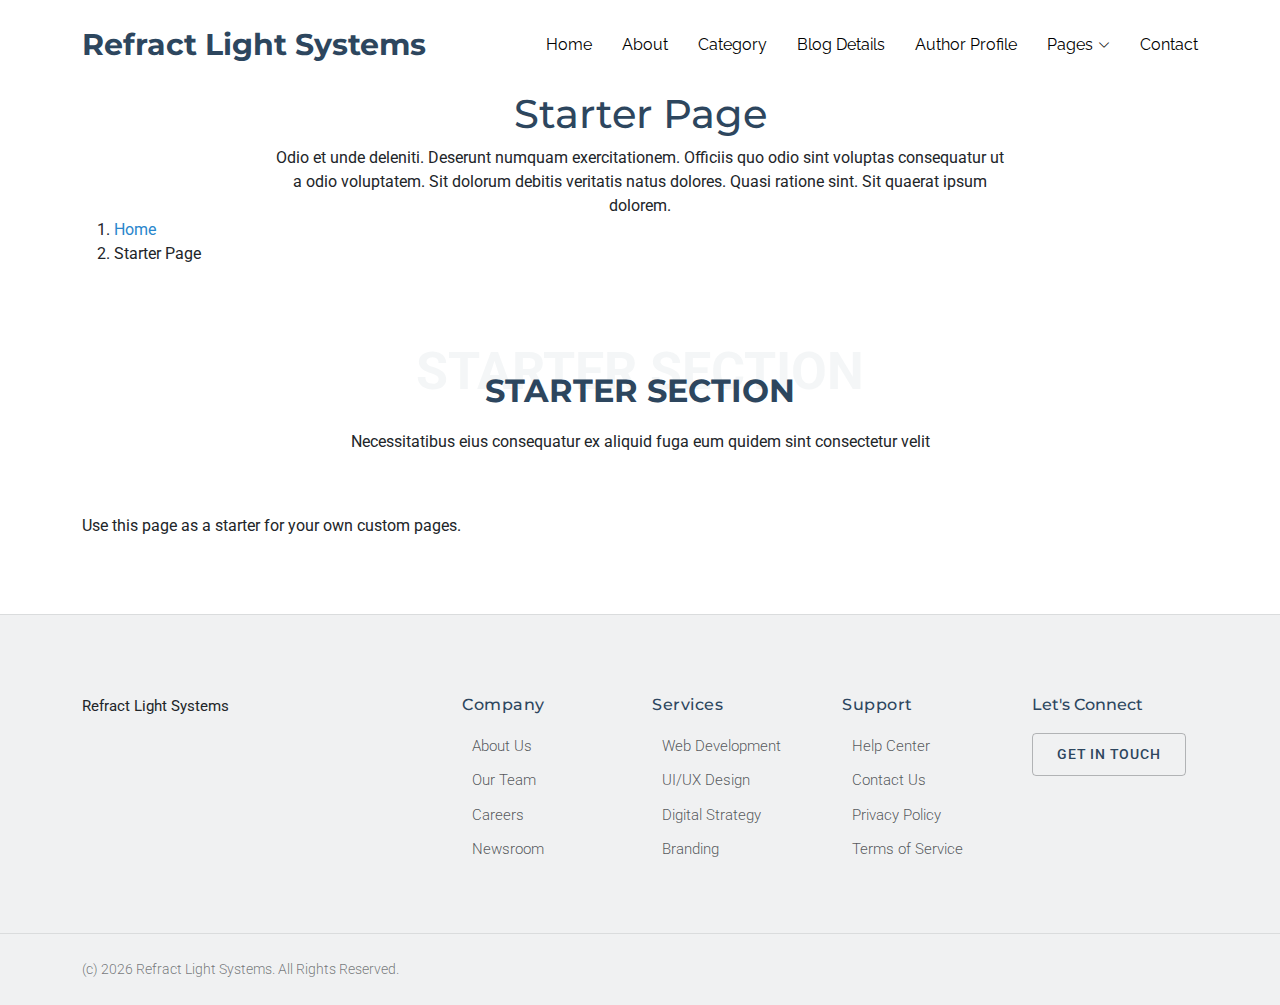
<file: starter-page.html>
<!DOCTYPE html>
<html lang="en">

<head>
  <meta charset="utf-8">
  <meta content="width=device-width, initial-scale=1.0" name="viewport">
  <title id="page-title">Brand Name</title>
  <meta name="description" content="">
  <meta name="keywords" content="">

  
  <link href="assets/img/favicon.png" rel="icon">
  <link href="assets/img/apple-touch-icon.png" rel="apple-touch-icon">

  
  <link href="https://fonts.googleapis.com" rel="preconnect">
  <link href="https://fonts.gstatic.com" rel="preconnect" crossorigin>
  <link href="https://fonts.googleapis.com/css2?family=Roboto:ital,wght@0,100;0,300;0,400;0,500;0,700;0,900;1,100;1,300;1,400;1,500;1,700;1,900&family=Montserrat:ital,wght@0,100;0,200;0,300;0,400;0,500;0,600;0,700;0,800;0,900;1,100;1,200;1,300;1,400;1,500;1,600;1,700;1,800;1,900&family=Raleway:ital,wght@0,100;0,200;0,300;0,400;0,500;0,600;0,700;0,800;0,900;1,100;1,200;1,300;1,400;1,500;1,600;1,700;1,800;1,900&display=swap" rel="stylesheet">

  
  <link href="assets/vendor/bootstrap/css/bootstrap.min.css" rel="stylesheet">
  <link href="assets/vendor/bootstrap-icons/bootstrap-icons.css" rel="stylesheet">
  <link href="assets/vendor/aos/aos.css" rel="stylesheet">
  <link href="assets/vendor/swiper/swiper-bundle.min.css" rel="stylesheet">

  
  <link href="assets/css/main.css" rel="stylesheet">

  <script>
    (function() {
      var s = document.createElement('script');
      s.src = 'config.js?v=' + new Date().getTime();
      s.async = false;
      document.head.appendChild(s);
    })();
  </script>

</head>

<body class="starter-page-page">

  <header id="header" class="header d-flex align-items-center position-relative">
    <div class="container position-relative d-flex align-items-center justify-content-between">

      <a href="index.html" class="logo d-flex align-items-center me-auto me-xl-0">
        
        
        <h1 class="sitename" id="brand-logo">Brand Name</h1>
      </a>

      <nav id="navmenu" class="navmenu">
        <ul>
          <li><a href="index.html">Home</a></li>
          <li><a href="about.html">About</a></li>
          <li><a href="category.html">Category</a></li>
          <li><a href="blog-details.html">Blog Details</a></li>
          <li><a href="author-profile.html">Author Profile</a></li>
          <li class="dropdown"><a href="#"><span>Pages</span> <i class="bi bi-chevron-down toggle-dropdown"></i></a>
            <ul>
              <li><a href="about.html">About</a></li>
              <li><a href="category.html">Category</a></li>
              <li><a href="blog-details.html">Blog Details</a></li>
              <li><a href="author-profile.html">Author Profile</a></li>
              <li><a href="search-results.html">Search Results</a></li>
              <li><a href="404.html">404 Not Found Page</a></li>

              <li class="dropdown"><a href="#"><span>Deep Dropdown</span> <i class="bi bi-chevron-down toggle-dropdown"></i></a>
                <ul>
                  <li><a href="#">Deep Dropdown 1</a></li>
                  <li><a href="#">Deep Dropdown 2</a></li>
                  <li><a href="#">Deep Dropdown 3</a></li>
                  <li><a href="#">Deep Dropdown 4</a></li>
                  <li><a href="#">Deep Dropdown 5</a></li>
                </ul>
              </li>
            </ul>
          </li>
          <li><a href="contact.html">Contact</a></li>
        </ul>
        <i class="mobile-nav-toggle d-xl-none bi bi-list"></i>
      </nav>

      

    </div>
  </header>

  <main class="main">

    
    <div class="page-banner">
      <div class="heading">
        <div class="container">
          <div class="row d-flex justify-content-center text-center">
            <div class="col-lg-8">
              <h1 class="heading-title">Starter Page</h1>
              <p class="mb-0">
                Odio et unde deleniti. Deserunt numquam exercitationem. Officiis quo
                odio sint voluptas consequatur ut a odio voluptatem. Sit dolorum
                debitis veritatis natus dolores. Quasi ratione sint. Sit quaerat
                ipsum dolorem.
              </p>
            </div>
          </div>
        </div>
      </div>
      <nav class="breadcrumbs">
        <div class="container">
          <ol>
            <li><a href="index.html">Home</a></li>
            <li class="current">Starter Page</li>
          </ol>
        </div>
      </nav>
    </div>

    
    <section id="starter-section" class="starter-section section">

      
      <div class="container section-title" data-aos="fade-up">
        <span class="description-title">Starter Section</span>
        <h2>Starter Section</h2>
        <p>Necessitatibus eius consequatur ex aliquid fuga eum quidem sint consectetur velit</p>
      </div>

      <div class="container" data-aos="fade-up">
        <p>Use this page as a starter for your own custom pages.</p>
      </div>

    </section>

  </main>

  <footer id="footer" class="footer position-relative light-background">

    <div class="container">
      <div class="row gy-5">

        <div class="col-lg-4">
          <div class="footer-brand">
            <a href="index.html" class="logo d-flex align-items-center mb-3">
              <span class="sitename" id="brand-name">Brand Name</span>
            </a>
            <p class="tagline">Innovating the digital landscape with elegant solutions and timeless design.</p>

            
          </div>
        </div>

        <div class="col-lg-6">
          <div class="footer-links-grid">
            <div class="row">
              <div class="col-6 col-md-4">
                <h5>Company</h5>
                <ul class="list-unstyled">
                  <li><a href="#">About Us</a></li>
                  <li><a href="#">Our Team</a></li>
                  <li><a href="#">Careers</a></li>
                  <li><a href="#">Newsroom</a></li>
                </ul>
              </div>
              <div class="col-6 col-md-4">
                <h5>Services</h5>
                <ul class="list-unstyled">
                  <li><a href="#">Web Development</a></li>
                  <li><a href="#">UI/UX Design</a></li>
                  <li><a href="#">Digital Strategy</a></li>
                  <li><a href="#">Branding</a></li>
                </ul>
              </div>
              <div class="col-6 col-md-4">
                <h5>Support</h5>
                <ul class="list-unstyled">
                  <li><a href="#">Help Center</a></li>
                  <li><a href="#">Contact Us</a></li>
                  <li><a href="#">Privacy Policy</a></li>
                  <li><a href="#">Terms of Service</a></li>
                </ul>
              </div>
            </div>
          </div>
        </div>

        <div class="col-lg-2">
          <div class="footer-cta">
            <h5>Let's Connect</h5>
            <a href="contact.html" class="btn btn-outline">Get in Touch</a>
          </div>
        </div>

      </div>
    </div>

    <div class="footer-bottom">
      <div class="container">
        <div class="row">
          <div class="col-12">
            <div class="footer-bottom-content">
              <p class="mb-0" id="footer-copy">© <strong class="sitename">Brand Name</strong>. All rights reserved.</p>
              
            </div>
          </div>
        </div>
      </div>
    </div>

  </footer>

  
  <a href="#" id="scroll-top" class="scroll-top d-flex align-items-center justify-content-center"><i class="bi bi-arrow-up-short"></i></a>

  
  <div id="preloader"></div>

  
  <script src="assets/vendor/bootstrap/js/bootstrap.bundle.min.js"></script>
  <script src="assets/vendor/php-email-form/validate.js"></script>
  <script src="assets/vendor/aos/aos.js"></script>
  <script src="assets/vendor/swiper/swiper-bundle.min.js"></script>
  <script src="assets/vendor/purecounter/purecounter_vanilla.js"></script>

  
  <script src="assets/js/main.js"></script>

</body>

</html>
</file>
<file: assets/css/main.css>
/**
* Template Name: Story
* Template URL: https://bootstrapmade.com/story-bootstrap-blog-template/
* Updated: Aug 11 2025 with Bootstrap v5.3.7
* Author: BootstrapMade.com
* License: https://bootstrapmade.com/license/
*/

@charset "UTF-8";

/*--------------------------------------------------------------
# Font & Color Variables
# Help: https://bootstrapmade.com/color-system/
--------------------------------------------------------------*/
/* Fonts */
:root {
  --default-font: "Roboto",  system-ui, -apple-system, "Segoe UI", Roboto, "Helvetica Neue", Arial, "Noto Sans", "Liberation Sans", sans-serif, "Apple Color Emoji", "Segoe UI Emoji", "Segoe UI Symbol", "Noto Color Emoji";
  --heading-font: "Montserrat",  sans-serif;
  --nav-font: "Raleway",  sans-serif;
}

/* Global Colors - The following color variables are used throughout the website. Updating them here will change the color scheme of the entire website */
:root { 
  --background-color: #ffffff; /* Background color for the entire website, including individual sections */
  --default-color: #212529; /* Default color used for the majority of the text content across the entire website */
  --heading-color: #2d465e; /* Color for headings, subheadings and title throughout the website */
  --accent-color: #2986cc; /* Accent color that represents your brand on the website. It's used for buttons, links, and other elements that need to stand out */
  --surface-color: #ffffff; /* The surface color is used as a background of boxed elements within sections, such as cards, icon boxes, or other elements that require a visual separation from the global background. */
  --contrast-color: #ffffff; /* Contrast color for text, ensuring readability against backgrounds of accent, heading, or default colors. */
}

/* Nav Menu Colors - The following color variables are used specifically for the navigation menu. They are separate from the global colors to allow for more customization options */
:root {
  --nav-color: #000000;  /* The default color of the main navmenu links */
  --nav-hover-color: #2986cc; /* Applied to main navmenu links when they are hovered over or active */
  --nav-mobile-background-color: #ffffff; /* Used as the background color for mobile navigation menu */
  --nav-dropdown-background-color: #ffffff; /* Used as the background color for dropdown items that appear when hovering over primary navigation items */
  --nav-dropdown-color: #212529; /* Used for navigation links of the dropdown items in the navigation menu. */
  --nav-dropdown-hover-color: #2986cc; /* Similar to --nav-hover-color, this color is applied to dropdown navigation links when they are hovered over. */
}

/* Color Presets - These classes override global colors when applied to any section or element, providing reuse of the sam color scheme. */

.light-background {
  --background-color: #f0f1f2;
  --surface-color: #ffffff;
}

.dark-background {
  --background-color: #060606;
  --default-color: #ffffff;
  --heading-color: #ffffff;
  --surface-color: #252525;
  --contrast-color: #ffffff;
}

/* Smooth scroll */
:root {
  scroll-behavior: smooth;
}

/*--------------------------------------------------------------
# General Styling & Shared Classes
--------------------------------------------------------------*/
body {
  color: var(--default-color);
  background-color: var(--background-color);
  font-family: var(--default-font);
}

a {
  color: var(--accent-color);
  text-decoration: none;
  transition: 0.3s;
}

a:hover {
  color: color-mix(in srgb, var(--accent-color), transparent 25%);
  text-decoration: none;
}

h1,
h2,
h3,
h4,
h5,
h6 {
  color: var(--heading-color);
  font-family: var(--heading-font);
}

/* PHP Email Form Messages
------------------------------*/
.php-email-form .error-message {
  display: none;
  background: #df1529;
  color: #ffffff;
  text-align: left;
  padding: 15px;
  margin-bottom: 24px;
  font-weight: 600;
}

.php-email-form .sent-message {
  display: none;
  color: #ffffff;
  background: #059652;
  text-align: center;
  padding: 15px;
  margin-bottom: 24px;
  font-weight: 600;
}

.php-email-form .loading {
  display: none;
  background: var(--surface-color);
  text-align: center;
  padding: 15px;
  margin-bottom: 24px;
}

.php-email-form .loading:before {
  content: "";
  display: inline-block;
  border-radius: 50%;
  width: 24px;
  height: 24px;
  margin: 0 10px -6px 0;
  border: 3px solid var(--accent-color);
  border-top-color: var(--surface-color);
  animation: php-email-form-loading 1s linear infinite;
}

@keyframes php-email-form-loading {
  0% {
    transform: rotate(0deg);
  }

  100% {
    transform: rotate(360deg);
  }
}

/*--------------------------------------------------------------
# Global Header
--------------------------------------------------------------*/
.header {
  color: var(--default-color);
  background-color: var(--background-color);
  padding: 15px 0;
  transition: all 0.5s;
  z-index: 997;
}

.header .logo {
  line-height: 1;
}

.header .logo img {
  max-height: 36px;
  margin-right: 8px;
}

.header .logo h1 {
  font-size: 30px;
  margin: 0;
  font-weight: 700;
  color: var(--heading-color);
}

.header .header-social-links {
  padding-right: 15px;
}

.header .header-social-links a {
  color: color-mix(in srgb, var(--default-color), transparent 40%);
  padding-left: 6px;
  display: inline-block;
  transition: 0.3s;
  font-size: 16px;
}

.header .header-social-links a:hover {
  color: var(--accent-color);
}

.header .header-social-links a i {
  line-height: 0px;
}

@media (max-width: 1200px) {
  .header .logo {
    order: 1;
  }

  .header .header-social-links {
    order: 2;
  }

  .header .navmenu {
    order: 3;
  }
}

.scrolled .header {
  box-shadow: 0px 0 18px rgba(0, 0, 0, 0.1);
}

/*--------------------------------------------------------------
# Navigation Menu
--------------------------------------------------------------*/
/* Navmenu - Desktop */
@media (min-width: 1200px) {
  .navmenu {
    padding: 0;
  }

  .navmenu ul {
    margin: 0;
    padding: 0;
    display: flex;
    list-style: none;
    align-items: center;
  }

  .navmenu li {
    position: relative;
  }

  .navmenu a,
  .navmenu a:focus {
    color: var(--nav-color);
    padding: 18px 15px;
    font-size: 16px;
    font-family: var(--nav-font);
    font-weight: 400;
    display: flex;
    align-items: center;
    justify-content: space-between;
    white-space: nowrap;
    transition: 0.3s;
  }

  .navmenu a i,
  .navmenu a:focus i {
    font-size: 12px;
    line-height: 0;
    margin-left: 5px;
    transition: 0.3s;
  }

  .navmenu li:last-child a {
    padding-right: 0;
  }

  .navmenu li:hover>a,
  .navmenu .active,
  .navmenu .active:focus {
    color: var(--nav-hover-color);
  }

  .navmenu .dropdown ul {
    margin: 0;
    padding: 10px 0;
    background: var(--nav-dropdown-background-color);
    display: block;
    position: absolute;
    visibility: hidden;
    left: 14px;
    top: 130%;
    opacity: 0;
    transition: 0.3s;
    border-radius: 4px;
    z-index: 99;
    box-shadow: 0px 0px 30px rgba(0, 0, 0, 0.1);
  }

  .navmenu .dropdown ul li {
    min-width: 200px;
  }

  .navmenu .dropdown ul a {
    padding: 10px 20px;
    font-size: 15px;
    text-transform: none;
    color: var(--nav-dropdown-color);
  }

  .navmenu .dropdown ul a i {
    font-size: 12px;
  }

  .navmenu .dropdown ul a:hover,
  .navmenu .dropdown ul .active:hover,
  .navmenu .dropdown ul li:hover>a {
    color: var(--nav-dropdown-hover-color);
  }

  .navmenu .dropdown:hover>ul {
    opacity: 1;
    top: 100%;
    visibility: visible;
  }

  .navmenu .dropdown .dropdown ul {
    top: 0;
    left: -90%;
    visibility: hidden;
  }

  .navmenu .dropdown .dropdown:hover>ul {
    opacity: 1;
    top: 0;
    left: -100%;
    visibility: visible;
  }
}

/* Navmenu - Mobile */
@media (max-width: 1199px) {
  .mobile-nav-toggle {
    background-color: color-mix(in srgb, var(--default-color) 10%, white 15%);
    color: var(--nav-color);
    font-size: 24px;
    line-height: 0;
    margin-right: 10px;
    cursor: pointer;
    padding: 5px;
    border-radius: 4px;
    transition: color 0.2s;
  }

  .mobile-nav-toggle:hover {
    background-color: var(--accent-color);
    color: var(--contrast-color);
  }

  .navmenu {
    padding: 0;
    z-index: 9997;
  }

  .navmenu ul {
    display: none;
    list-style: none;
    position: absolute;
    inset: 60px 20px 20px 20px;
    padding: 10px 0;
    margin: 0;
    border-radius: 6px;
    background-color: var(--nav-mobile-background-color);
    overflow-y: auto;
    transition: 0.3s;
    z-index: 9998;
    box-shadow: 0px 0px 30px rgba(0, 0, 0, 0.1);
  }

  .navmenu a,
  .navmenu a:focus {
    color: var(--nav-dropdown-color);
    padding: 10px 20px;
    font-family: var(--nav-font);
    font-size: 17px;
    font-weight: 500;
    display: flex;
    align-items: center;
    justify-content: space-between;
    white-space: nowrap;
    transition: 0.3s;
  }

  .navmenu a i,
  .navmenu a:focus i {
    font-size: 12px;
    line-height: 0;
    margin-left: 5px;
    width: 30px;
    height: 30px;
    display: flex;
    align-items: center;
    justify-content: center;
    border-radius: 50%;
    transition: 0.3s;
    background-color: color-mix(in srgb, var(--accent-color), transparent 90%);
  }

  .navmenu a i:hover,
  .navmenu a:focus i:hover {
    background-color: var(--accent-color);
    color: var(--contrast-color);
  }

  .navmenu a:hover,
  .navmenu .active,
  .navmenu .active:focus {
    color: var(--nav-dropdown-hover-color);
  }

  .navmenu .active i,
  .navmenu .active:focus i {
    background-color: var(--accent-color);
    color: var(--contrast-color);
    transform: rotate(180deg);
  }

  .navmenu .dropdown ul {
    position: static;
    display: none;
    z-index: 99;
    padding: 10px 0;
    margin: 10px 20px;
    background-color: var(--nav-dropdown-background-color);
    border: 1px solid color-mix(in srgb, var(--default-color), transparent 90%);
    box-shadow: none;
    transition: all 0.5s ease-in-out;
  }

  .navmenu .dropdown ul ul {
    background-color: rgba(33, 37, 41, 0.1);
  }

  .navmenu .dropdown>.dropdown-active {
    display: block;
    background-color: rgba(33, 37, 41, 0.03);
  }

  .mobile-nav-active {
    overflow: hidden;
  }

  .mobile-nav-active .mobile-nav-toggle {
    color: #fff;
    position: absolute;
    font-size: 32px;
    top: 15px;
    right: 15px;
    margin-right: 0;
    z-index: 9999;
  }

  .mobile-nav-active .navmenu {
    position: fixed;
    overflow: hidden;
    inset: 0;
    background: rgba(33, 37, 41, 0.8);
    transition: 0.3s;
  }

  .mobile-nav-active .navmenu>ul {
    display: block;
  }
}

/*--------------------------------------------------------------
# Global Footer
--------------------------------------------------------------*/
.footer {
  color: var(--default-color);
  background: var(--background-color);
  font-size: 15px;
  padding: 80px 0 0;
  position: relative;
  border-top: 1px solid color-mix(in srgb, var(--default-color), transparent 90%);
}

.footer .footer-brand h1,
.footer .footer-brand .logo {
  margin: 0;
  line-height: 1;
  font-weight: 300;
}

.footer .footer-brand h1 .sitename,
.footer .footer-brand .logo .sitename {
  font-family: var(--heading-font);
  font-size: 26px;
  letter-spacing: 0.8px;
  color: var(--heading-color);
}

.footer .footer-brand .tagline {
  color: color-mix(in srgb, var(--default-color), transparent 30%);
  font-size: 16px;
  line-height: 1.7;
  font-weight: 300;
  margin: 12px 0 0;
}

.footer .social-links {
  display: flex;
  gap: 15px;
  margin-top: 20px;
}

.footer .social-links a {
  display: flex;
  align-items: center;
  justify-content: center;
  width: 36px;
  height: 36px;
  border-radius: 8px;
  background-color: transparent;
  color: color-mix(in srgb, var(--default-color), transparent 40%);
  transition: all 0.3s ease;
  text-decoration: none;
  border: 1px solid color-mix(in srgb, var(--default-color), transparent 80%);
}

.footer .social-links a:hover {
  background-color: var(--accent-color);
  color: var(--contrast-color);
  transform: translateY(-3px);
  border-color: var(--accent-color);
}

.footer .social-links a i {
  font-size: 16px;
}

.footer .footer-links-grid h5 {
  color: var(--heading-color);
  font-size: 16px;
  font-weight: 500;
  margin-bottom: 20px;
  font-family: var(--heading-font);
  letter-spacing: 0.5px;
}

.footer .footer-links-grid ul {
  list-style: none;
  padding: 0;
  margin: 0;
}

.footer .footer-links-grid ul li {
  margin-bottom: 12px;
}

.footer .footer-links-grid ul li a {
  color: color-mix(in srgb, var(--default-color), transparent 25%);
  text-decoration: none;
  font-size: 15px;
  font-weight: 300;
  transition: all 0.3s ease;
  position: relative;
  padding-left: 10px;
}

.footer .footer-links-grid ul li a::before {
  content: "→";
  position: absolute;
  left: 0;
  opacity: 0;
  transition: all 0.3s ease;
  color: var(--accent-color);
}

.footer .footer-links-grid ul li a:hover {
  color: var(--accent-color);
  padding-left: 16px;
}

.footer .footer-links-grid ul li a:hover::before {
  opacity: 1;
}

.footer .footer-cta h5 {
  color: var(--heading-color);
  font-size: 16px;
  font-weight: 500;
  margin-bottom: 18px;
  font-family: var(--heading-font);
}

.footer .footer-cta .btn-outline {
  background: transparent;
  color: var(--heading-color);
  border: 1px solid color-mix(in srgb, var(--default-color), transparent 70%);
  padding: 10px 24px;
  font-size: 14px;
  font-weight: 500;
  border-radius: 4px;
  transition: all 0.3s ease;
  text-transform: uppercase;
  letter-spacing: 0.8px;
}

.footer .footer-cta .btn-outline:hover {
  background: var(--accent-color);
  color: var(--contrast-color);
  border-color: var(--accent-color);
  transform: translateY(-2px);
}

.footer .footer-bottom {
  margin-top: 60px;
  padding: 25px 0;
  border-top: 1px solid color-mix(in srgb, var(--default-color), transparent 90%);
}

.footer .footer-bottom .footer-bottom-content {
  display: flex;
  justify-content: space-between;
  align-items: center;
}

@media (max-width: 768px) {
  .footer .footer-bottom .footer-bottom-content {
    flex-direction: column;
    gap: 15px;
    text-align: center;
  }
}

.footer .footer-bottom .footer-bottom-content p {
  margin: 0;
  color: color-mix(in srgb, var(--default-color), transparent 40%);
  font-size: 14px;
  font-weight: 300;
}

.footer .footer-bottom .footer-bottom-content p .sitename {
  color: var(--heading-color);
  font-weight: 500;
}

.footer .footer-bottom .footer-bottom-content .credits {
  font-size: 13px;
  color: color-mix(in srgb, var(--default-color), transparent 50%);
}

.footer .footer-bottom .footer-bottom-content .credits a {
  color: var(--accent-color);
  text-decoration: none;
  font-weight: 400;
}

.footer .footer-bottom .footer-bottom-content .credits a:hover {
  text-decoration: underline;
}

@media (max-width: 991px) {
  .footer .footer-links-grid {
    margin-bottom: 30px;
  }

  .footer .footer-cta {
    text-align: center;
  }
}

@media (max-width: 768px) {
  .footer {
    padding: 60px 0 0;
  }

  .footer .row {
    text-align: center;
  }

  .footer .footer-brand,
  .footer .footer-links-grid,
  .footer .footer-cta {
    margin-bottom: 40px;
  }

  .footer .footer-links-grid .col-6 {
    margin-bottom: 30px;
  }

  .footer .footer-links-grid h5 {
    text-align: left;
  }

  .footer .footer-links-grid ul {
    text-align: left;
    display: inline-block;
  }
}

/*--------------------------------------------------------------
# Preloader
--------------------------------------------------------------*/
#preloader {
  position: fixed;
  inset: 0;
  z-index: 999999;
  overflow: hidden;
  background: var(--background-color);
  transition: all 0.6s ease-out;
}

#preloader:before {
  content: "";
  position: fixed;
  top: calc(50% - 30px);
  left: calc(50% - 30px);
  border: 6px solid #ffffff;
  border-color: var(--accent-color) transparent var(--accent-color) transparent;
  border-radius: 50%;
  width: 60px;
  height: 60px;
  animation: animate-preloader 1.5s linear infinite;
}

@keyframes animate-preloader {
  0% {
    transform: rotate(0deg);
  }

  100% {
    transform: rotate(360deg);
  }
}

/*--------------------------------------------------------------
# Scroll Top Button
--------------------------------------------------------------*/
.scroll-top {
  position: fixed;
  visibility: hidden;
  opacity: 0;
  right: 15px;
  bottom: -15px;
  z-index: 99999;
  background-color: var(--accent-color);
  width: 44px;
  height: 44px;
  border-radius: 50px;
  transition: all 0.4s;
}

.scroll-top i {
  font-size: 24px;
  color: var(--contrast-color);
  line-height: 0;
}

.scroll-top:hover {
  background-color: color-mix(in srgb, var(--accent-color), transparent 20%);
  color: var(--contrast-color);
}

.scroll-top.active {
  visibility: visible;
  opacity: 1;
  bottom: 15px;
}

/*--------------------------------------------------------------
# Disable aos animation delay on mobile devices
--------------------------------------------------------------*/
@media screen and (max-width: 768px) {
  [data-aos-delay] {
    transition-delay: 0 !important;
  }
}

/*--------------------------------------------------------------
# Global Page Titles & Breadcrumbs
--------------------------------------------------------------*/
.page-title {
  color: var(--default-color);
  background-color: var(--background-color);
  position: relative;
}

.page-title .heading {
  padding: 80px 0;
  border-top: 1px solid color-mix(in srgb, var(--default-color), transparent 90%);
}

.page-title .heading h1 {
  font-size: 38px;
  font-weight: 700;
}

.page-title nav {
  background-color: color-mix(in srgb, var(--default-color), transparent 96%);
  padding: 20px 0;
}

.page-title nav ol {
  display: flex;
  flex-wrap: wrap;
  list-style: none;
  padding: 0;
  margin: 0;
  font-size: 16px;
  font-weight: 400;
}

.page-title nav ol li+li {
  padding-left: 10px;
}

.page-title nav ol li+li::before {
  content: "/";
  display: inline-block;
  padding-right: 10px;
  color: color-mix(in srgb, var(--default-color), transparent 70%);
}

/*--------------------------------------------------------------
# Global Sections
--------------------------------------------------------------*/
section,
.section {
  color: var(--default-color);
  background-color: var(--background-color);
  padding: 60px 0;
  scroll-margin-top: 90px;
  overflow: clip;
}

@media (max-width: 1199px) {

  section,
  .section {
    scroll-margin-top: 66px;
  }
}

/*--------------------------------------------------------------
# Global Section Titles
--------------------------------------------------------------*/
.section-title {
  text-align: center;
  padding: 30px 0;
  margin-bottom: 30px;
  position: relative;
}

.section-title h2 {
  font-size: 32px;
  font-weight: 700;
  text-transform: uppercase;
  margin-bottom: 20px;
  padding-bottom: 0;
  position: relative;
  z-index: 2;
}

.section-title span {
  position: absolute;
  top: 4px;
  color: color-mix(in srgb, var(--heading-color), transparent 95%);
  left: 0;
  right: 0;
  z-index: 1;
  font-weight: 700;
  font-size: 52px;
  text-transform: uppercase;
  line-height: 1;
}

.section-title p {
  margin-bottom: 0;
  position: relative;
  z-index: 2;
}

@media (max-width: 575px) {
  .section-title h2 {
    font-size: 28px;
    margin-bottom: 15px;
  }

  .section-title span {
    font-size: 38px;
  }
}

/*--------------------------------------------------------------
# Blog Hero Section
--------------------------------------------------------------*/
.blog-hero {
  padding: 0;
}

.blog-hero .blog-hero-slider {
  position: relative;
  overflow: hidden;
}

.blog-hero .blog-hero-item {
  position: relative;
  height: 80vh;
  min-height: 600px;
}

.blog-hero .blog-hero-item img {
  width: 100%;
  height: 100%;
  object-fit: cover;
}

.blog-hero .blog-hero-item::after {
  content: "";
  position: absolute;
  inset: 0;
  background: linear-gradient(0deg, rgba(0, 0, 0, 0.7) 0%, rgba(0, 0, 0, 0.4) 50%, rgba(0, 0, 0, 0.1) 100%);
}

.blog-hero .blog-hero-content {
  position: absolute;
  top: 50%;
  left: 50%;
  transform: translate(-50%, -50%);
  z-index: 2;
  padding: 60px;
  color: var(--contrast-color);
  text-align: center;
  max-width: 800px;
  width: 100%;
}

.blog-hero .blog-hero-content .category {
  display: inline-block;
  background-color: var(--accent-color);
  color: var(--contrast-color);
  padding: 6px 16px;
  border-radius: 4px;
  font-size: 14px;
  font-weight: 500;
  margin-bottom: 20px;
  text-transform: uppercase;
  letter-spacing: 1px;
}

.blog-hero .blog-hero-content h1 {
  color: var(--contrast-color);
  font-size: 48px;
  font-weight: 700;
  margin-bottom: 20px;
  line-height: 1.2;
}

@media (max-width: 991px) {
  .blog-hero .blog-hero-content h1 {
    font-size: 36px;
  }
}

@media (max-width: 767px) {
  .blog-hero .blog-hero-content h1 {
    font-size: 28px;
  }
}

.blog-hero .blog-hero-content .meta {
  margin-bottom: 30px;
  font-size: 14px;
}

.blog-hero .blog-hero-content .meta span {
  display: inline-block;
  margin-right: 20px;
  color: color-mix(in srgb, var(--contrast-color), transparent 20%);
}

.blog-hero .blog-hero-content .meta span:last-child {
  margin-right: 0;
}

.blog-hero .blog-hero-content .meta span a {
  color: var(--contrast-color);
  font-weight: 600;
}

.blog-hero .blog-hero-content .meta span a:hover {
  color: var(--accent-color);
}

@media (max-width: 767px) {
  .blog-hero .blog-hero-content .meta span {
    display: block;
    margin: 0 0 10px 0;
  }
}

.blog-hero .blog-hero-content .read-more {
  display: inline-flex;
  align-items: center;
  color: var(--contrast-color);
  font-weight: 500;
}

.blog-hero .blog-hero-content .read-more i {
  margin-left: 8px;
  transition: transform 0.3s ease;
}

.blog-hero .blog-hero-content .read-more:hover {
  color: var(--accent-color);
}

.blog-hero .blog-hero-content .read-more:hover i {
  transform: translateX(5px);
}

@media (max-width: 767px) {
  .blog-hero .blog-hero-content {
    padding: 30px;
  }
}

.blog-hero .swiper-button-prev,
.blog-hero .swiper-button-next {
  color: var(--contrast-color);
  width: 60px;
  height: 60px;
}

.blog-hero .swiper-button-prev::after,
.blog-hero .swiper-button-next::after {
  font-size: 32px;
}

.blog-hero .swiper-button-prev:hover,
.blog-hero .swiper-button-next:hover {
  color: var(--accent-color);
}

.blog-hero .swiper-wrapper {
  height: auto !important;
}

/*--------------------------------------------------------------
# Featured Posts Section
--------------------------------------------------------------*/
.featured-posts {
  padding: 80px 0;
  background: linear-gradient(135deg, var(--surface-color) 0%, color-mix(in srgb, var(--accent-color), transparent 95%) 100%);
}

.featured-posts .blog-posts-slider .swiper-wrapper {
  height: auto !important;
}

.featured-posts .blog-posts-slider .swiper-pagination {
  position: relative;
  margin-top: 50px;
}

.featured-posts .blog-posts-slider .swiper-pagination .swiper-pagination-bullet {
  width: 12px;
  height: 12px;
  background: color-mix(in srgb, var(--default-color), transparent 70%);
  opacity: 1;
  transition: all 0.3s ease;
}

.featured-posts .blog-posts-slider .swiper-pagination .swiper-pagination-bullet.swiper-pagination-bullet-active {
  background: var(--accent-color);
  transform: scale(1.2);
}

.featured-posts .blog-card {
  background: var(--surface-color);
  border-radius: 20px;
  overflow: hidden;
  box-shadow: 0 10px 40px color-mix(in srgb, var(--default-color), transparent 90%);
  transition: all 0.4s ease;
  height: 100%;
  display: flex;
  flex-direction: column;
}

.featured-posts .blog-card:hover {
  transform: translateY(-10px);
  box-shadow: 0 20px 60px color-mix(in srgb, var(--default-color), transparent 85%);
}

.featured-posts .blog-image {
  position: relative;
  height: 280px;
  overflow: hidden;
}

.featured-posts .blog-image img {
  width: 100%;
  height: 100%;
  object-fit: cover;
  transition: transform 0.4s ease;
}

.featured-posts .blog-image .category-badge {
  position: absolute;
  top: 20px;
  left: 20px;
  background: var(--accent-color);
  color: var(--contrast-color);
  padding: 8px 16px;
  border-radius: 20px;
  font-size: 12px;
  font-weight: 600;
  text-transform: uppercase;
  letter-spacing: 0.5px;
  z-index: 2;
}

.featured-posts .blog-image:hover img {
  transform: scale(1.05);
}

.featured-posts .blog-content {
  padding: 30px;
  flex: 1;
  display: flex;
  flex-direction: column;
}

@media (max-width: 768px) {
  .featured-posts .blog-content {
    padding: 25px;
  }
}

.featured-posts .author-info {
  display: flex;
  align-items: center;
  margin-bottom: 20px;
}

.featured-posts .author-info .author-avatar {
  width: 45px;
  height: 45px;
  border-radius: 50%;
  object-fit: cover;
  margin-right: 15px;
  border: 3px solid color-mix(in srgb, var(--accent-color), transparent 80%);
}

.featured-posts .author-info .author-details {
  display: flex;
  flex-direction: column;
}

.featured-posts .author-info .author-details .author-name {
  font-weight: 600;
  color: var(--heading-color);
  font-size: 14px;
  margin-bottom: 2px;
}

.featured-posts .author-info .author-details .publish-date {
  font-size: 13px;
  color: color-mix(in srgb, var(--default-color), transparent 40%);
}

.featured-posts h3 {
  font-size: 20px;
  font-weight: 700;
  line-height: 1.4;
  margin-bottom: 15px;
  color: var(--heading-color);
}

@media (max-width: 768px) {
  .featured-posts h3 {
    font-size: 18px;
  }
}

.featured-posts h3 a {
  color: var(--heading-color);
  transition: color 0.3s ease;
}

.featured-posts h3 a:hover {
  color: var(--accent-color);
}

.featured-posts p {
  font-size: 15px;
  line-height: 1.6;
  color: color-mix(in srgb, var(--default-color), transparent 20%);
  margin-bottom: 25px;
  flex: 1;
}

.featured-posts .blog-footer {
  display: flex;
  align-items: center;
  justify-content: space-between;
  padding-top: 20px;
  border-top: 1px solid color-mix(in srgb, var(--default-color), transparent 90%);
}

@media (max-width: 576px) {
  .featured-posts .blog-footer {
    flex-direction: column;
    gap: 15px;
    align-items: flex-start;
  }
}

.featured-posts .reading-time {
  display: flex;
  align-items: center;
  font-size: 13px;
  color: color-mix(in srgb, var(--default-color), transparent 40%);
}

.featured-posts .reading-time i {
  margin-right: 5px;
  font-size: 14px;
}

.featured-posts .btn-read-more {
  display: inline-flex;
  align-items: center;
  background: linear-gradient(45deg, var(--accent-color), color-mix(in srgb, var(--accent-color), #000 10%));
  color: var(--contrast-color);
  padding: 10px 20px;
  border-radius: 25px;
  font-size: 13px;
  font-weight: 600;
  text-transform: uppercase;
  letter-spacing: 0.5px;
  transition: all 0.3s ease;
}

.featured-posts .btn-read-more span {
  margin-right: 8px;
}

.featured-posts .btn-read-more i {
  font-size: 12px;
  transition: transform 0.3s ease;
}

.featured-posts .btn-read-more:hover {
  transform: translateX(5px);
  background: linear-gradient(45deg, color-mix(in srgb, var(--accent-color), #000 10%), var(--accent-color));
  color: var(--contrast-color);
}

.featured-posts .btn-read-more:hover i {
  transform: translateX(3px);
}

@media (max-width: 576px) {
  .featured-posts .btn-read-more {
    align-self: flex-end;
  }
}

/*--------------------------------------------------------------
# Category Section Section
--------------------------------------------------------------*/
.category-section .hero-post {
  background: var(--surface-color);
  border-radius: 20px;
  overflow: hidden;
  box-shadow: 0 10px 40px color-mix(in srgb, var(--default-color), transparent 90%);
  transition: transform 0.3s ease, box-shadow 0.3s ease;
}

.category-section .hero-post:hover {
  transform: translateY(-5px);
  box-shadow: 0 20px 60px color-mix(in srgb, var(--default-color), transparent 85%);
}

.category-section .hero-post .post-img img {
  width: 100%;
  aspect-ratio: 16/10;
  object-fit: cover;
}

.category-section .hero-post .post-content {
  padding: 30px;
}

.category-section .hero-post .author-info {
  display: flex;
  align-items: center;
  gap: 12px;
  margin-bottom: 20px;
}

.category-section .hero-post .author-info .author-avatar {
  width: 50px;
  height: 50px;
  border-radius: 50%;
  border: 3px solid var(--accent-color);
}

.category-section .hero-post .author-info .author-details {
  display: flex;
  flex-direction: column;
  gap: 2px;
}

.category-section .hero-post .author-info .author-name {
  font-weight: 600;
  color: var(--heading-color);
  font-size: 14px;
}

.category-section .hero-post .author-info .post-date {
  font-size: 12px;
  color: color-mix(in srgb, var(--default-color), transparent 50%);
}

.category-section .hero-post .post-title {
  font-size: 28px;
  line-height: 1.3;
  margin-bottom: 15px;
}

.category-section .hero-post .post-title a {
  color: var(--heading-color);
  transition: color 0.3s ease;
}

.category-section .hero-post .post-title a:hover {
  color: var(--accent-color);
}

.category-section .hero-post .post-excerpt {
  color: color-mix(in srgb, var(--default-color), transparent 20%);
  line-height: 1.6;
  margin-bottom: 20px;
}

.category-section .hero-post .post-stats {
  display: flex;
  gap: 20px;
  font-size: 13px;
  color: color-mix(in srgb, var(--default-color), transparent 40%);
}

.category-section .hero-post .post-stats span {
  display: flex;
  align-items: center;
  gap: 5px;
}

.category-section .hero-post .post-stats i {
  color: var(--accent-color);
}

.category-section .sidebar-posts {
  display: flex;
  flex-direction: column;
  gap: 20px;
}

.category-section .sidebar-post {
  display: flex;
  gap: 15px;
  padding: 20px;
  background: var(--surface-color);
  border-radius: 15px;
  border-left: 4px solid var(--accent-color);
  transition: transform 0.3s ease, box-shadow 0.3s ease;
}

.category-section .sidebar-post:hover {
  transform: translateX(5px);
  box-shadow: 0 8px 25px color-mix(in srgb, var(--default-color), transparent 92%);
}

.category-section .sidebar-post .post-img {
  flex: 0 0 80px;
}

.category-section .sidebar-post .post-img img {
  width: 80px;
  height: 80px;
  object-fit: cover;
  border-radius: 12px;
}

.category-section .sidebar-post .post-content {
  flex: 1;
}

.category-section .sidebar-post .post-category {
  display: inline-block;
  background: color-mix(in srgb, var(--accent-color), transparent 85%);
  color: var(--accent-color);
  padding: 4px 10px;
  border-radius: 15px;
  font-size: 11px;
  font-weight: 600;
  text-transform: uppercase;
  margin-bottom: 8px;
}

.category-section .sidebar-post .title {
  font-size: 14px;
  line-height: 1.4;
  margin-bottom: 8px;
}

.category-section .sidebar-post .title a {
  color: var(--heading-color);
  transition: color 0.3s ease;
}

.category-section .sidebar-post .title a:hover {
  color: var(--accent-color);
}

.category-section .sidebar-post .post-meta {
  font-size: 12px;
  color: color-mix(in srgb, var(--default-color), transparent 50%);
}

.category-section .posts-grid {
  margin-top: 50px;
}

.category-section .grid-post {
  background: var(--surface-color);
  border-radius: 18px;
  overflow: hidden;
  transition: transform 0.3s ease, box-shadow 0.3s ease;
  height: 100%;
  display: flex;
  flex-direction: column;
}

.category-section .grid-post:hover {
  transform: translateY(-8px);
  box-shadow: 0 15px 50px color-mix(in srgb, var(--default-color), transparent 88%);
}

.category-section .grid-post:hover .post-img img {
  transform: scale(1.05);
}

.category-section .grid-post .post-img {
  position: relative;
  overflow: hidden;
}

.category-section .grid-post .post-img img {
  width: 100%;
  aspect-ratio: 16/11;
  object-fit: cover;
  transition: transform 0.3s ease;
}

.category-section .grid-post .post-img .post-overlay {
  position: absolute;
  top: 20px;
  left: 20px;
}

.category-section .grid-post .post-img .category-tag {
  background: var(--surface-color);
  color: var(--accent-color);
  padding: 6px 14px;
  border-radius: 20px;
  font-size: 12px;
  font-weight: 600;
  text-transform: uppercase;
  box-shadow: 0 4px 15px color-mix(in srgb, var(--default-color), transparent 90%);
}

.category-section .grid-post .post-content {
  padding: 25px;
  flex: 1;
  display: flex;
  flex-direction: column;
}

.category-section .grid-post .title {
  font-size: 18px;
  line-height: 1.4;
  margin-bottom: 12px;
}

.category-section .grid-post .title a {
  color: var(--heading-color);
  transition: color 0.3s ease;
}

.category-section .grid-post .title a:hover {
  color: var(--accent-color);
}

.category-section .grid-post .excerpt {
  color: color-mix(in srgb, var(--default-color), transparent 30%);
  line-height: 1.6;
  margin-bottom: 20px;
  flex: 1;
}

.category-section .grid-post .post-footer {
  display: flex;
  justify-content: space-between;
  align-items: center;
  padding-top: 15px;
  border-top: 1px solid color-mix(in srgb, var(--default-color), transparent 90%);
}

.category-section .grid-post .author-info {
  display: flex;
  align-items: center;
  gap: 10px;
}

.category-section .grid-post .author-info .author-img {
  width: 35px;
  height: 35px;
  border-radius: 50%;
  border: 2px solid color-mix(in srgb, var(--accent-color), transparent 70%);
}

.category-section .grid-post .author-info .author-name {
  font-size: 13px;
  font-weight: 500;
  color: var(--heading-color);
}

.category-section .grid-post .read-time {
  font-size: 12px;
  color: color-mix(in srgb, var(--default-color), transparent 50%);
  font-weight: 500;
}

@media (max-width: 992px) {
  .category-section .hero-post .post-title {
    font-size: 24px;
  }

  .category-section .hero-post .post-content {
    padding: 25px;
  }

  .category-section .sidebar-posts {
    margin-top: 30px;
  }
}

@media (max-width: 768px) {
  .category-section .hero-post .post-title {
    font-size: 20px;
  }

  .category-section .hero-post .post-content {
    padding: 20px;
  }

  .category-section .hero-post .author-info .author-avatar {
    width: 40px;
    height: 40px;
  }

  .category-section .sidebar-post {
    padding: 15px;
  }

  .category-section .sidebar-post .post-img img {
    width: 60px;
    height: 60px;
  }

  .category-section .sidebar-post .title {
    font-size: 13px;
  }

  .category-section .grid-post .title {
    font-size: 16px;
  }

  .category-section .grid-post .post-content {
    padding: 20px;
  }
}

/*--------------------------------------------------------------
# Latest Posts Section
--------------------------------------------------------------*/
.latest-posts {
  --card-radius: 14px;
  --soft-border: color-mix(in srgb, var(--default-color), transparent 85%);
  --soft-shadow: 0 12px 30px color-mix(in srgb, var(--default-color), transparent 92%);
}

.latest-posts .featured-post {
  border-radius: var(--card-radius);
  overflow: hidden;
  position: relative;
  min-height: 420px;
  background-color: var(--surface-color);
  box-shadow: var(--soft-shadow);
  transition: transform 0.3s ease, box-shadow 0.3s ease;
}

.latest-posts .featured-post .featured-media {
  height: 100%;
}

.latest-posts .featured-post .featured-media img {
  width: 100%;
  height: 100%;
  object-fit: cover;
  transform: scale(1);
  transition: transform 0.4s ease;
  display: block;
}

.latest-posts .featured-post .featured-media::after {
  content: "";
  position: absolute;
  inset: 0;
  background: linear-gradient(to top, color-mix(in srgb, var(--default-color), transparent 70%) 5%, color-mix(in srgb, var(--default-color), transparent 85%) 40%, transparent 75%);
  pointer-events: none;
}

.latest-posts .featured-post .featured-content {
  position: absolute;
  inset-inline: 20px;
  bottom: 18px;
  color: var(--contrast-color);
  z-index: 2;
}

.latest-posts .featured-post .featured-content .date-badge {
  position: absolute;
  top: -14px;
  left: 0;
  background-color: var(--accent-color);
  color: var(--contrast-color);
  border-radius: 8px;
  padding: 8px 10px;
  text-align: center;
  box-shadow: var(--soft-shadow);
}

.latest-posts .featured-post .featured-content .date-badge .day {
  display: block;
  font-weight: 800;
  font-size: 20px;
  line-height: 1;
}

.latest-posts .featured-post .featured-content .date-badge .mon {
  display: block;
  font-size: 12px;
  opacity: 0.95;
}

.latest-posts .featured-post .featured-content .cat-badge {
  margin-left: 72px;
  margin-bottom: 10px;
}

.latest-posts .featured-post .featured-content .title {
  font-size: 28px;
  line-height: 1.25;
  font-weight: 700;
  margin: 4px 0 10px 72px;
  color: var(--contrast-color);
}

.latest-posts .featured-post .featured-content .excerpt {
  margin: 0 0 14px 72px;
  color: color-mix(in srgb, var(--contrast-color), transparent 10%);
}

.latest-posts .featured-post .featured-content .meta {
  margin-left: 72px;
  margin-bottom: 10px;
}

.latest-posts .featured-post .featured-content .meta i {
  color: var(--accent-color);
  font-size: 16px;
}

.latest-posts .featured-post .featured-content .meta span {
  font-size: 14px;
  color: color-mix(in srgb, var(--contrast-color), transparent 10%);
}

.latest-posts .featured-post .featured-content .meta .sep {
  color: color-mix(in srgb, var(--contrast-color), transparent 20%);
}

.latest-posts .featured-post .featured-content .readmore {
  margin-left: 72px;
  display: inline-flex;
  align-items: center;
  gap: 8px;
  padding: 8px 14px;
  border-radius: 8px;
  border: 1px solid color-mix(in srgb, var(--contrast-color), transparent 60%);
  color: var(--contrast-color);
  transition: 0.3s;
}

.latest-posts .featured-post .featured-content .readmore i {
  font-size: 16px;
}

.latest-posts .featured-post .featured-content .readmore:hover {
  background-color: var(--accent-color);
  border-color: var(--accent-color);
  color: var(--contrast-color);
}

.latest-posts .featured-post:hover {
  transform: translateY(-3px);
  box-shadow: 0 18px 38px color-mix(in srgb, var(--default-color), transparent 88%);
}

.latest-posts .featured-post:hover .featured-media img {
  transform: scale(1.06);
}

@media (max-width: 768px) {
  .latest-posts .featured-post {
    min-height: 360px;
  }

  .latest-posts .featured-post .featured-content .title {
    font-size: 22px;
  }
}

.latest-posts .compact-post {
  background-color: var(--surface-color);
  border: 1px solid var(--soft-border);
  border-radius: var(--card-radius);
  padding: 14px;
  display: grid;
  grid-template-columns: 110px 1fr;
  gap: 16px;
  align-items: center;
  transition: border-color 0.3s ease, box-shadow 0.3s ease, transform 0.3s ease;
}

.latest-posts .compact-post .thumb img {
  width: 100%;
  height: 100%;
  aspect-ratio: 1/1;
  object-fit: cover;
  border-radius: 10px;
  display: block;
  transition: transform 0.3s ease;
}

.latest-posts .compact-post .content .meta {
  margin-bottom: 6px;
  font-size: 13px;
  color: color-mix(in srgb, var(--default-color), transparent 45%);
}

.latest-posts .compact-post .content .meta .date,
.latest-posts .compact-post .content .meta .category {
  white-space: nowrap;
}

.latest-posts .compact-post .content .meta .dot {
  margin-inline: 6px;
  color: color-mix(in srgb, var(--default-color), transparent 60%);
}

.latest-posts .compact-post .content .title {
  font-size: 18px;
  line-height: 1.35;
  font-weight: 700;
  margin: 0 0 8px 0;
  color: var(--heading-color);
  transition: color 0.3s ease;
}

.latest-posts .compact-post .content .readmore {
  display: inline-flex;
  align-items: center;
  gap: 6px;
  font-size: 14px;
  color: color-mix(in srgb, var(--heading-color), transparent 20%);
  transition: color 0.3s ease, transform 0.3s ease;
}

.latest-posts .compact-post .content .readmore i {
  font-size: 16px;
}

.latest-posts .compact-post:hover {
  border-color: color-mix(in srgb, var(--accent-color), transparent 30%);
  box-shadow: var(--soft-shadow);
  transform: translateY(-2px);
}

.latest-posts .compact-post:hover .content .title,
.latest-posts .compact-post:hover .content .readmore {
  color: var(--accent-color);
}

.latest-posts .compact-post:hover .thumb img {
  transform: scale(1.03);
}

@media (max-width: 576px) {
  .latest-posts .compact-post {
    grid-template-columns: 90px 1fr;
  }
}

.latest-posts .card-post {
  background-color: var(--surface-color);
  border: 1px solid var(--soft-border);
  border-radius: var(--card-radius);
  overflow: hidden;
  height: 100%;
  transition: box-shadow 0.3s ease, transform 0.3s ease, border-color 0.3s ease;
}

.latest-posts .card-post .post-img img {
  width: 100%;
  height: 220px;
  object-fit: cover;
  transition: transform 0.4s ease;
  display: block;
}

.latest-posts .card-post .content {
  padding: 18px;
}

.latest-posts .card-post .content .meta {
  margin-bottom: 10px;
}

.latest-posts .card-post .content .meta i {
  color: var(--accent-color);
  font-size: 16px;
}

.latest-posts .card-post .content .meta span {
  font-size: 14px;
  color: color-mix(in srgb, var(--default-color), transparent 40%);
}

.latest-posts .card-post .content .title {
  font-size: 20px;
  line-height: 1.35;
  font-weight: 700;
  margin-bottom: 12px;
  color: var(--heading-color);
  transition: color 0.3s ease;
}

.latest-posts .card-post .content .readmore {
  display: inline-flex;
  align-items: center;
  gap: 8px;
  padding: 6px 10px;
  border-radius: 8px;
  border: 1px solid color-mix(in srgb, var(--accent-color), transparent 40%);
  color: var(--accent-color);
  transition: 0.3s;
}

.latest-posts .card-post .content .readmore i {
  font-size: 16px;
}

.latest-posts .card-post .content .readmore:hover {
  background-color: color-mix(in srgb, var(--accent-color), transparent 85%);
  border-color: var(--accent-color);
}

.latest-posts .card-post:hover {
  border-color: color-mix(in srgb, var(--accent-color), transparent 25%);
  box-shadow: var(--soft-shadow);
  transform: translateY(-3px);
}

.latest-posts .card-post:hover .post-img img {
  transform: scale(1.06);
}

.latest-posts .card-post:hover .content .title {
  color: var(--accent-color);
}

@media (max-width: 576px) {
  .latest-posts .card-post .post-img img {
    height: 190px;
  }
}

.latest-posts .cat-badge {
  display: inline-block;
  padding: 4px 10px;
  font-size: 12px;
  line-height: 1;
  border-radius: 999px;
  background-color: color-mix(in srgb, var(--accent-color), transparent 85%);
  color: var(--accent-color);
}

.latest-posts .cat-badge.inverse {
  background-color: var(--accent-color);
  color: var(--contrast-color);
}

/*--------------------------------------------------------------
# Category Postst Section
--------------------------------------------------------------*/
.category-postst article {
  height: 100%;
}

.category-postst .post-img {
  max-height: 440px;
  overflow: hidden;
}

.category-postst .title {
  font-size: 20px;
  font-weight: 700;
  padding: 0;
  margin: 5px 0;
}

.category-postst .title a {
  color: var(--heading-color);
  transition: 0.3s;
}

.category-postst .title a:hover {
  color: var(--accent-color);
}

.category-postst .meta-top {
  margin-top: 10px;
  color: color-mix(in srgb, var(--default-color), transparent 40%);
}

.category-postst .meta-top ul {
  display: flex;
  flex-wrap: wrap;
  list-style: none;
  align-items: center;
  padding: 0;
  margin: 0;
}

.category-postst .meta-top i {
  font-size: 24px;
  line-height: 0;
  color: color-mix(in srgb, var(--default-color), transparent 50%);
}

.category-postst .meta-top a {
  color: color-mix(in srgb, var(--default-color), transparent 40%);
  font-size: 14px;
  display: inline-block;
  line-height: 1;
}

/*--------------------------------------------------------------
# Pagination 2 Section
--------------------------------------------------------------*/
.pagination-2 {
  padding-top: 0;
  color: color-mix(in srgb, var(--default-color), transparent 40%);
}

.pagination-2 ul {
  display: flex;
  padding: 0;
  margin: 0;
  list-style: none;
}

.pagination-2 li {
  margin: 0 5px;
  transition: 0.3s;
}

.pagination-2 li a {
  color: var(--accent-color);
  display: flex;
  align-items: center;
  justify-content: center;
  width: 36px;
  height: 36px;
  border-radius: 50%;
  border: 1px solid var(--accent-color);
}

.pagination-2 li a.active,
.pagination-2 li a:hover {
  background: var(--accent-color);
  color: var(--contrast-color);
}

.pagination-2 li a.active a,
.pagination-2 li a:hover a {
  color: var(--contrast-color);
}

/*--------------------------------------------------------------
# Blog Details Section
--------------------------------------------------------------*/
.blog-details .article-hero {
  position: relative;
  height: 70vh;
  min-height: 600px;
  margin: -60px -15px 4rem;
  border-radius: 0 0 24px 24px;
  overflow: hidden;
}

@media (max-width: 768px) {
  .blog-details .article-hero {
    height: 60vh;
    min-height: 500px;
    margin: -60px -15px 3rem;
  }
}

.blog-details .article-hero .hero-background {
  position: absolute;
  top: 0;
  left: 0;
  width: 100%;
  height: 100%;
}

.blog-details .article-hero .hero-background .hero-bg-image {
  width: 100%;
  height: 100%;
  object-fit: cover;
}

.blog-details .article-hero .hero-background .hero-overlay {
  position: absolute;
  top: 0;
  left: 0;
  width: 100%;
  height: 100%;
  background: linear-gradient(135deg, rgba(0, 0, 0, 0.7) 0%, rgba(0, 0, 0, 0.4) 100%);
}

.blog-details .article-hero .hero-content {
  position: relative;
  z-index: 2;
  display: flex;
  flex-direction: column;
  justify-content: center;
  height: 100%;
  max-width: 800px;
  margin: 0 auto;
  padding: 2rem;
  color: white;
  text-align: center;
}

.blog-details .article-hero .hero-content .category-badges {
  margin-bottom: 1.5rem;
}

.blog-details .article-hero .hero-content .category-badges .badge {
  display: inline-block;
  padding: 0.5rem 1.2rem;
  margin: 0 0.5rem;
  background: rgba(255, 255, 255, 0.2);
  backdrop-filter: blur(10px);
  border: 1px solid rgba(255, 255, 255, 0.3);
  border-radius: 25px;
  font-size: 0.9rem;
  font-weight: 500;
}

.blog-details .article-hero .hero-content h1 {
  font-size: 3.5rem;
  line-height: 1.2;
  margin-bottom: 1.5rem;
  color: white;
}

@media (max-width: 768px) {
  .blog-details .article-hero .hero-content h1 {
    font-size: 2.5rem;
  }
}

.blog-details .article-hero .hero-content .hero-excerpt {
  font-size: 1.2rem;
  line-height: 1.6;
  margin-bottom: 2rem;
  color: rgba(255, 255, 255, 0.9);
}

.blog-details .article-hero .hero-content .author-meta {
  display: flex;
  align-items: center;
  justify-content: center;
  gap: 1.5rem;
  flex-wrap: wrap;
}

.blog-details .article-hero .hero-content .author-meta .author-avatar {
  width: 50px;
  height: 50px;
  border-radius: 50%;
  border: 2px solid rgba(255, 255, 255, 0.3);
}

.blog-details .article-hero .hero-content .author-meta .author-details {
  text-align: left;
}

.blog-details .article-hero .hero-content .author-meta .author-details h4 {
  margin: 0;
  color: white;
  font-size: 1.1rem;
}

.blog-details .article-hero .hero-content .author-meta .author-details span {
  color: rgba(255, 255, 255, 0.8);
  font-size: 0.9rem;
}

.blog-details .article-hero .hero-content .author-meta .article-stats {
  display: flex;
  gap: 1rem;
  font-size: 0.9rem;
  color: rgba(255, 255, 255, 0.8);
}

.blog-details .article-hero .hero-content .author-meta .article-stats span {
  display: flex;
  align-items: center;
  gap: 0.3rem;
}

@media (max-width: 768px) {
  .blog-details .article-hero .hero-content .author-meta {
    flex-direction: column;
    text-align: center;
  }

  .blog-details .article-hero .hero-content .author-meta .author-details {
    text-align: center;
  }
}

.blog-details .article-body {
  display: grid;
  grid-template-columns: 280px 1fr;
  gap: 3rem;
  margin-bottom: 4rem;
}

@media (max-width: 992px) {
  .blog-details .article-body {
    grid-template-columns: 1fr;
    gap: 2rem;
  }
}

@media (max-width: 992px) {
  .blog-details .article-body .sidebar-navigation {
    order: 2;
  }
}

.blog-details .article-body .sidebar-navigation .nav-sticky {
  position: sticky;
  top: 100px;
  background: var(--surface-color);
  border-radius: 16px;
  padding: 2rem;
  box-shadow: 0 8px 32px rgba(0, 0, 0, 0.08);
}

.blog-details .article-body .sidebar-navigation .nav-sticky h3 {
  display: flex;
  align-items: center;
  gap: 0.5rem;
  font-size: 1.1rem;
  margin-bottom: 1.5rem;
  color: var(--heading-color);
}

.blog-details .article-body .sidebar-navigation .nav-sticky h3 i {
  color: var(--accent-color);
}

.blog-details .article-body .sidebar-navigation .nav-sticky .content-nav {
  list-style: none;
  padding: 0;
  margin: 0 0 2rem;
}

.blog-details .article-body .sidebar-navigation .nav-sticky .content-nav li {
  margin-bottom: 0.75rem;
}

.blog-details .article-body .sidebar-navigation .nav-sticky .content-nav li .nav-link {
  display: block;
  padding: 0.5rem 1rem;
  color: color-mix(in srgb, var(--default-color), transparent 40%);
  text-decoration: none;
  border-radius: 8px;
  font-size: 0.95rem;
  transition: all 0.3s ease;
  position: relative;
}

.blog-details .article-body .sidebar-navigation .nav-sticky .content-nav li .nav-link::before {
  content: "";
  position: absolute;
  left: 0;
  top: 50%;
  width: 3px;
  height: 0;
  background: var(--accent-color);
  border-radius: 2px;
  transform: translateY(-50%);
  transition: all 0.3s ease;
}

.blog-details .article-body .sidebar-navigation .nav-sticky .content-nav li .nav-link:hover,
.blog-details .article-body .sidebar-navigation .nav-sticky .content-nav li .nav-link.active {
  background: color-mix(in srgb, var(--accent-color), transparent 90%);
  color: var(--accent-color);
  padding-left: 1.5rem;
}

.blog-details .article-body .sidebar-navigation .nav-sticky .content-nav li .nav-link:hover::before,
.blog-details .article-body .sidebar-navigation .nav-sticky .content-nav li .nav-link.active::before {
  height: 20px;
}

.blog-details .article-body .sidebar-navigation .nav-sticky .reading-progress {
  border-top: 1px solid color-mix(in srgb, var(--default-color), transparent 90%);
  padding-top: 1.5rem;
}

.blog-details .article-body .sidebar-navigation .nav-sticky .reading-progress .progress-bar {
  width: 100%;
  height: 4px;
  background: color-mix(in srgb, var(--default-color), transparent 90%);
  border-radius: 2px;
  overflow: hidden;
  margin-bottom: 0.5rem;
}

.blog-details .article-body .sidebar-navigation .nav-sticky .reading-progress .progress-bar .progress-fill {
  height: 100%;
  background: var(--accent-color);
  width: 25%;
  transition: width 0.3s ease;
}

.blog-details .article-body .sidebar-navigation .nav-sticky .reading-progress .progress-text {
  font-size: 0.8rem;
  color: color-mix(in srgb, var(--default-color), transparent 40%);
}

@media (max-width: 992px) {
  .blog-details .article-body .main-content {
    order: 1;
  }
}

.blog-details .article-body .main-content .content-block {
  margin-bottom: 4rem;
  padding-bottom: 2rem;
}

.blog-details .article-body .main-content .content-block:not(:last-child) {
  border-bottom: 1px solid color-mix(in srgb, var(--default-color), transparent 95%);
}

.blog-details .article-body .main-content .content-block h2 {
  display: flex;
  align-items: center;
  gap: 0.75rem;
  font-size: 2rem;
  margin-bottom: 2rem;
  color: var(--heading-color);
}

.blog-details .article-body .main-content .content-block h2 i {
  color: var(--accent-color);
  font-size: 1.5rem;
}

.blog-details .article-body .main-content .content-block .intro-text .lead-paragraph {
  font-size: 1.3rem;
  line-height: 1.7;
  color: var(--heading-color);
  margin-bottom: 1.5rem;
}

.blog-details .article-body .main-content .content-block .intro-text p {
  font-size: 1.1rem;
  line-height: 1.8;
  margin-bottom: 1.5rem;
}

.blog-details .article-body .main-content .content-block .featured-quote {
  background: linear-gradient(135deg, var(--surface-color) 0%, color-mix(in srgb, var(--accent-color), transparent 95%) 100%);
  border-radius: 16px;
  padding: 3rem;
  margin: 3rem 0;
  position: relative;
}

.blog-details .article-body .main-content .content-block .featured-quote .quote-icon {
  position: absolute;
  top: 1rem;
  right: 1rem;
  width: 60px;
  height: 60px;
  background: var(--accent-color);
  border-radius: 50%;
  display: flex;
  align-items: center;
  justify-content: center;
}

.blog-details .article-body .main-content .content-block .featured-quote .quote-icon i {
  font-size: 1.5rem;
  color: var(--contrast-color);
}

.blog-details .article-body .main-content .content-block .featured-quote blockquote {
  margin: 0;
}

.blog-details .article-body .main-content .content-block .featured-quote blockquote p {
  font-size: 1.4rem;
  font-style: italic;
  line-height: 1.6;
  color: var(--heading-color);
  margin-bottom: 1rem;
}

.blog-details .article-body .main-content .content-block .featured-quote blockquote footer {
  font-size: 1rem;
  color: color-mix(in srgb, var(--default-color), transparent 30%);
  font-style: normal;
}

.blog-details .article-body .main-content .content-block .content-with-media {
  display: grid;
  grid-template-columns: 1fr 1fr;
  gap: 3rem;
  align-items: start;
  margin: 2rem 0;
}

@media (max-width: 768px) {
  .blog-details .article-body .main-content .content-block .content-with-media {
    grid-template-columns: 1fr;
    gap: 2rem;
  }
}

.blog-details .article-body .main-content .content-block .content-with-media .media-element .content-image {
  width: 100%;
  border-radius: 12px;
  box-shadow: 0 8px 32px rgba(0, 0, 0, 0.1);
}

.blog-details .article-body .main-content .content-block .content-with-media .media-element .image-caption {
  text-align: center;
  font-size: 0.9rem;
  color: color-mix(in srgb, var(--default-color), transparent 40%);
  margin-top: 0.75rem;
}

.blog-details .article-body .main-content .content-block .content-with-media .stats-grid {
  display: grid;
  grid-template-columns: repeat(3, 1fr);
  gap: 1.5rem;
  margin-top: 2rem;
}

@media (max-width: 576px) {
  .blog-details .article-body .main-content .content-block .content-with-media .stats-grid {
    grid-template-columns: 1fr;
  }
}

.blog-details .article-body .main-content .content-block .content-with-media .stats-grid .stat-item {
  text-align: center;
  padding: 1.5rem;
  background: var(--surface-color);
  border-radius: 12px;
}

.blog-details .article-body .main-content .content-block .content-with-media .stats-grid .stat-item .stat-number {
  font-size: 2.5rem;
  font-weight: bold;
  color: var(--accent-color);
  display: block;
  margin-bottom: 0.5rem;
}

.blog-details .article-body .main-content .content-block .content-with-media .stats-grid .stat-item .stat-label {
  font-size: 0.9rem;
  color: color-mix(in srgb, var(--default-color), transparent 30%);
}

.blog-details .article-body .main-content .content-block .feature-cards {
  display: grid;
  grid-template-columns: repeat(3, 1fr);
  gap: 2rem;
  margin: 2rem 0;
}

@media (max-width: 768px) {
  .blog-details .article-body .main-content .content-block .feature-cards {
    grid-template-columns: 1fr;
  }
}

.blog-details .article-body .main-content .content-block .feature-cards .feature-card {
  background: var(--surface-color);
  border-radius: 16px;
  padding: 2rem;
  text-align: center;
  transition: transform 0.3s ease, box-shadow 0.3s ease;
}

.blog-details .article-body .main-content .content-block .feature-cards .feature-card:hover {
  transform: translateY(-8px);
  box-shadow: 0 16px 48px rgba(0, 0, 0, 0.1);
}

.blog-details .article-body .main-content .content-block .feature-cards .feature-card .card-icon {
  width: 70px;
  height: 70px;
  background: color-mix(in srgb, var(--accent-color), transparent 90%);
  border-radius: 50%;
  display: flex;
  align-items: center;
  justify-content: center;
  margin: 0 auto 1.5rem;
}

.blog-details .article-body .main-content .content-block .feature-cards .feature-card .card-icon i {
  font-size: 1.8rem;
  color: var(--accent-color);
}

.blog-details .article-body .main-content .content-block .feature-cards .feature-card h3 {
  color: var(--heading-color);
  margin-bottom: 1rem;
  font-size: 1.3rem;
}

.blog-details .article-body .main-content .content-block .feature-cards .feature-card p {
  margin: 0;
  color: color-mix(in srgb, var(--default-color), transparent 20%);
  line-height: 1.6;
}

.blog-details .article-body .main-content .content-block .split-content {
  display: grid;
  grid-template-columns: 1fr 1fr;
  gap: 3rem;
  margin: 2rem 0;
}

@media (max-width: 768px) {
  .blog-details .article-body .main-content .content-block .split-content {
    grid-template-columns: 1fr;
    gap: 2rem;
  }
}

.blog-details .article-body .main-content .content-block .split-content .monitoring-benefits {
  margin-top: 2rem;
}

.blog-details .article-body .main-content .content-block .split-content .monitoring-benefits .benefit-item {
  display: flex;
  align-items: center;
  gap: 1rem;
  margin-bottom: 1rem;
}

.blog-details .article-body .main-content .content-block .split-content .monitoring-benefits .benefit-item i {
  color: var(--accent-color);
  font-size: 1.2rem;
}

.blog-details .article-body .main-content .content-block .split-content .monitoring-benefits .benefit-item span {
  color: color-mix(in srgb, var(--default-color), transparent 15%);
}

.blog-details .article-body .main-content .content-block .split-content .monitoring-dashboard {
  background: var(--surface-color);
  border-radius: 16px;
  padding: 2rem;
  box-shadow: 0 8px 32px rgba(0, 0, 0, 0.08);
}

.blog-details .article-body .main-content .content-block .split-content .monitoring-dashboard .dashboard-header {
  display: flex;
  justify-content: space-between;
  align-items: center;
  margin-bottom: 2rem;
  padding-bottom: 1rem;
  border-bottom: 1px solid color-mix(in srgb, var(--default-color), transparent 90%);
}

.blog-details .article-body .main-content .content-block .split-content .monitoring-dashboard .dashboard-header h4 {
  margin: 0;
  color: var(--heading-color);
}

.blog-details .article-body .main-content .content-block .split-content .monitoring-dashboard .dashboard-header .status-indicator {
  padding: 0.25rem 0.75rem;
  border-radius: 12px;
  font-size: 0.8rem;
  font-weight: 500;
}

.blog-details .article-body .main-content .content-block .split-content .monitoring-dashboard .dashboard-header .status-indicator.online {
  background: color-mix(in srgb, #22c55e, transparent 90%);
  color: #22c55e;
}

.blog-details .article-body .main-content .content-block .split-content .monitoring-dashboard .vital-signs {
  display: grid;
  grid-template-columns: 1fr 1fr;
  gap: 1rem;
}

.blog-details .article-body .main-content .content-block .split-content .monitoring-dashboard .vital-signs .vital-item {
  padding: 1rem;
  background: color-mix(in srgb, var(--accent-color), transparent 95%);
  border-radius: 8px;
  display: flex;
  justify-content: space-between;
  align-items: center;
}

.blog-details .article-body .main-content .content-block .split-content .monitoring-dashboard .vital-signs .vital-item .vital-label {
  font-size: 0.9rem;
  color: color-mix(in srgb, var(--default-color), transparent 30%);
}

.blog-details .article-body .main-content .content-block .split-content .monitoring-dashboard .vital-signs .vital-item .vital-value {
  font-weight: 600;
  color: var(--heading-color);
}

.blog-details .article-body .main-content .content-block .challenges-grid {
  display: grid;
  grid-template-columns: repeat(2, 1fr);
  gap: 2rem;
  margin: 2rem 0;
}

@media (max-width: 768px) {
  .blog-details .article-body .main-content .content-block .challenges-grid {
    grid-template-columns: 1fr;
  }
}

.blog-details .article-body .main-content .content-block .challenges-grid .challenge-card {
  background: var(--surface-color);
  border-radius: 16px;
  padding: 2rem;
  border-left: 4px solid var(--accent-color);
}

.blog-details .article-body .main-content .content-block .challenges-grid .challenge-card .challenge-header {
  display: flex;
  align-items: center;
  gap: 1rem;
  margin-bottom: 1rem;
}

.blog-details .article-body .main-content .content-block .challenges-grid .challenge-card .challenge-header i {
  font-size: 1.5rem;
  color: var(--accent-color);
}

.blog-details .article-body .main-content .content-block .challenges-grid .challenge-card .challenge-header h3 {
  margin: 0;
  color: var(--heading-color);
  font-size: 1.2rem;
}

.blog-details .article-body .main-content .content-block .challenges-grid .challenge-card p {
  margin: 0;
  color: color-mix(in srgb, var(--default-color), transparent 20%);
  line-height: 1.6;
}

.blog-details .article-body .main-content .content-block .future-outlook {
  margin: 3rem 0;
}

.blog-details .article-body .main-content .content-block .future-outlook .outlook-item {
  display: flex;
  align-items: center;
  gap: 2rem;
  margin-bottom: 2rem;
  padding: 2rem;
  background: var(--surface-color);
  border-radius: 16px;
}

.blog-details .article-body .main-content .content-block .future-outlook .outlook-item .outlook-number {
  font-size: 2rem;
  font-weight: bold;
  color: var(--accent-color);
  min-width: 80px;
}

.blog-details .article-body .main-content .content-block .future-outlook .outlook-item .outlook-content h4 {
  margin: 0 0 0.5rem;
  color: var(--heading-color);
}

.blog-details .article-body .main-content .content-block .future-outlook .outlook-item .outlook-content p {
  margin: 0;
  color: color-mix(in srgb, var(--default-color), transparent 20%);
}

.blog-details .article-actions {
  background: var(--surface-color);
  border-radius: 20px;
  padding: 3rem;
  margin-top: 4rem;
}

.blog-details .article-actions .engagement-section {
  display: grid;
  grid-template-columns: 1fr 1fr;
  gap: 3rem;
  margin-bottom: 3rem;
}

@media (max-width: 768px) {
  .blog-details .article-actions .engagement-section {
    grid-template-columns: 1fr;
    gap: 2rem;
  }
}

.blog-details .article-actions .engagement-section h3 {
  color: var(--heading-color);
  margin-bottom: 1.5rem;
  font-size: 1.3rem;
}

.blog-details .article-actions .engagement-section .share-options {
  display: flex;
  gap: 1rem;
  flex-wrap: wrap;
}

.blog-details .article-actions .engagement-section .share-options .share-btn {
  display: flex;
  align-items: center;
  gap: 0.5rem;
  padding: 0.75rem 1.5rem;
  background: color-mix(in srgb, var(--accent-color), transparent 90%);
  color: var(--accent-color);
  border-radius: 30px;
  text-decoration: none;
  font-size: 0.9rem;
  transition: all 0.3s ease;
}

.blog-details .article-actions .engagement-section .share-options .share-btn:hover {
  background: var(--accent-color);
  color: var(--contrast-color);
  transform: translateY(-2px);
}

.blog-details .article-actions .engagement-section .share-options .share-btn.twitter:hover {
  background: #1DA1F2;
}

.blog-details .article-actions .engagement-section .share-options .share-btn.facebook:hover {
  background: #4267B2;
}

.blog-details .article-actions .engagement-section .share-options .share-btn.linkedin:hover {
  background: #0077B5;
}

.blog-details .article-actions .engagement-section .share-options .share-btn.email:hover {
  background: #34495e;
}

.blog-details .article-actions .engagement-section .reaction-buttons {
  display: flex;
  gap: 1rem;
  flex-wrap: wrap;
}

.blog-details .article-actions .engagement-section .reaction-buttons .reaction-btn {
  display: flex;
  align-items: center;
  gap: 0.5rem;
  padding: 0.75rem 1rem;
  background: color-mix(in srgb, var(--default-color), transparent 95%);
  border: none;
  border-radius: 30px;
  color: color-mix(in srgb, var(--default-color), transparent 30%);
  cursor: pointer;
  transition: all 0.3s ease;
}

.blog-details .article-actions .engagement-section .reaction-buttons .reaction-btn .count {
  background: color-mix(in srgb, var(--accent-color), transparent 90%);
  color: var(--accent-color);
  padding: 0.2rem 0.5rem;
  border-radius: 12px;
  font-size: 0.8rem;
  font-weight: 600;
}

.blog-details .article-actions .engagement-section .reaction-buttons .reaction-btn:hover {
  background: color-mix(in srgb, var(--accent-color), transparent 90%);
  color: var(--accent-color);
}

.blog-details .article-actions .topic-tags {
  border-top: 1px solid color-mix(in srgb, var(--default-color), transparent 90%);
  padding-top: 2rem;
}

.blog-details .article-actions .topic-tags h3 {
  color: var(--heading-color);
  margin-bottom: 1.5rem;
  font-size: 1.3rem;
}

.blog-details .article-actions .topic-tags .tag-cloud {
  display: flex;
  flex-wrap: wrap;
  gap: 0.75rem;
}

.blog-details .article-actions .topic-tags .tag-cloud .topic-tag {
  padding: 0.5rem 1.2rem;
  background: color-mix(in srgb, var(--accent-color), transparent 90%);
  color: var(--accent-color);
  border-radius: 25px;
  text-decoration: none;
  font-size: 0.9rem;
  transition: all 0.3s ease;
}

.blog-details .article-actions .topic-tags .tag-cloud .topic-tag:hover {
  background: var(--accent-color);
  color: var(--contrast-color);
  transform: translateY(-2px);
}

/*--------------------------------------------------------------
# Blog Author Section
--------------------------------------------------------------*/
.blog-author .author-card {
  background-color: var(--surface-color);
  border-radius: 16px;
  box-shadow: 0 15px 35px rgba(0, 0, 0, 0.05);
  padding: 2rem;
  position: relative;
  overflow: hidden;
}

.blog-author .author-card::before {
  content: "";
  position: absolute;
  top: 0;
  right: 0;
  width: 300px;
  height: 300px;
  background: radial-gradient(circle, color-mix(in srgb, var(--accent-color), transparent 85%) 0%, transparent 70%);
  opacity: 0.6;
  z-index: 0;
}

.blog-author .author-header {
  display: flex;
  gap: 2rem;
  margin-bottom: 2rem;
  position: relative;
  z-index: 1;
}

@media (max-width: 767.98px) {
  .blog-author .author-header {
    flex-direction: column;
    align-items: center;
    text-align: center;
    gap: 1.5rem;
  }
}

.blog-author .author-image-container {
  position: relative;
  flex-shrink: 0;
}

.blog-author .author-image-container .author-image {
  width: 180px;
  height: 180px;
  border-radius: 16px;
  object-fit: cover;
  box-shadow: 0 8px 25px rgba(0, 0, 0, 0.1);
}

.blog-author .author-image-container .expertise-tags {
  position: absolute;
  bottom: -10px;
  left: 50%;
  transform: translateX(-50%);
  display: flex;
  gap: 0.5rem;
  width: max-content;
}

.blog-author .author-image-container .expertise-tags span {
  background: var(--surface-color);
  color: var(--accent-color);
  font-size: 0.75rem;
  padding: 0.35rem 0.75rem;
  border-radius: 20px;
  box-shadow: 0 4px 15px rgba(0, 0, 0, 0.05);
  border: 1px solid color-mix(in srgb, var(--accent-color), transparent 85%);
}

.blog-author .author-intro {
  flex: 1;
  display: flex;
  flex-direction: column;
  justify-content: center;
}

.blog-author .author-intro .name-block {
  display: flex;
  align-items: center;
  gap: 1rem;
  margin-bottom: 0.5rem;
  flex-wrap: wrap;
}

@media (max-width: 767.98px) {
  .blog-author .author-intro .name-block {
    justify-content: center;
  }
}

.blog-author .author-intro .name-block .author-name {
  font-size: 1.75rem;
  margin: 0;
  color: var(--heading-color);
  font-weight: 700;
}

.blog-author .author-intro .name-block .verified-badge {
  display: inline-flex;
  align-items: center;
  gap: 0.4rem;
  background: linear-gradient(135deg, color-mix(in srgb, var(--accent-color), transparent 90%), color-mix(in srgb, var(--accent-color), transparent 70%));
  color: var(--accent-color);
  padding: 0.35rem 0.75rem;
  border-radius: 20px;
  font-size: 0.85rem;
}

.blog-author .author-intro .name-block .verified-badge i {
  font-size: 1rem;
}

.blog-author .author-intro .author-tagline {
  color: color-mix(in srgb, var(--default-color), transparent 30%);
  font-size: 1.1rem;
  line-height: 1.5;
  margin: 0;
}

.blog-author .author-content {
  position: relative;
  z-index: 1;
}

.blog-author .author-content .content-row {
  display: grid;
  grid-template-columns: 1fr 1fr;
  gap: 2.5rem;
  margin-bottom: 2rem;
}

@media (max-width: 991.98px) {
  .blog-author .author-content .content-row {
    grid-template-columns: 1fr;
    gap: 2rem;
  }
}

.blog-author .author-content .bio-section .bio-text {
  font-size: 1rem;
  line-height: 1.7;
  color: var(--default-color);
  margin-bottom: 1.5rem;
}

.blog-author .author-content .bio-section .author-metrics {
  display: flex;
  gap: 1.5rem;
}

@media (max-width: 767.98px) {
  .blog-author .author-content .bio-section .author-metrics {
    justify-content: center;
  }
}

.blog-author .author-content .bio-section .author-metrics .metric {
  display: flex;
  align-items: center;
  gap: 0.5rem;
  color: color-mix(in srgb, var(--default-color), transparent 20%);
  font-size: 0.95rem;
}

.blog-author .author-content .bio-section .author-metrics .metric i {
  color: var(--accent-color);
  font-size: 1.1rem;
}

.blog-author .author-content .featured-posts h4 {
  font-size: 1.25rem;
  margin-bottom: 1rem;
  color: var(--heading-color);
}

.blog-author .author-content .featured-posts .post-list {
  list-style: none;
  padding: 0;
  margin: 0;
  display: flex;
  flex-direction: column;
  gap: 1rem;
}

.blog-author .author-content .featured-posts .post-list li {
  display: flex;
  align-items: center;
  gap: 0.75rem;
  padding: 0.75rem;
  border-radius: 8px;
  transition: all 0.3s ease;
  cursor: pointer;
}

.blog-author .author-content .featured-posts .post-list li i {
  color: var(--accent-color);
  font-size: 1.25rem;
  transition: transform 0.3s ease;
}

.blog-author .author-content .featured-posts .post-list li span {
  color: var(--default-color);
  font-size: 0.95rem;
  line-height: 1.4;
}

.blog-author .author-content .featured-posts .post-list li:hover {
  background-color: color-mix(in srgb, var(--accent-color), transparent 95%);
}

.blog-author .author-content .featured-posts .post-list li:hover i {
  transform: translateX(3px);
}

.blog-author .author-footer {
  display: flex;
  justify-content: space-between;
  align-items: center;
  margin-top: 1rem;
  padding-top: 1.5rem;
  border-top: 1px solid color-mix(in srgb, var(--default-color), transparent 90%);
}

@media (max-width: 767.98px) {
  .blog-author .author-footer {
    flex-direction: column;
    gap: 1.5rem;
  }
}

.blog-author .author-footer .connect-links {
  display: flex;
  gap: 1rem;
  flex-wrap: wrap;
}

@media (max-width: 767.98px) {
  .blog-author .author-footer .connect-links {
    justify-content: center;
  }
}

.blog-author .author-footer .connect-links .social-link {
  display: inline-flex;
  align-items: center;
  gap: 0.5rem;
  padding: 0.5rem 1rem;
  border-radius: 25px;
  background-color: color-mix(in srgb, var(--default-color), transparent 95%);
  color: var(--default-color);
  font-size: 0.9rem;
  transition: all 0.3s ease;
}

.blog-author .author-footer .connect-links .social-link i {
  font-size: 1rem;
}

.blog-author .author-footer .connect-links .social-link:hover {
  background-color: var(--accent-color);
  color: var(--contrast-color);
  transform: translateY(-2px);
}

.blog-author .author-footer .subscribe-button {
  display: inline-flex;
  align-items: center;
  gap: 0.5rem;
  padding: 0.75rem 1.5rem;
  background-color: var(--accent-color);
  color: var(--contrast-color);
  border-radius: 25px;
  font-weight: 500;
  transition: all 0.3s ease;
}

.blog-author .author-footer .subscribe-button i {
  transition: transform 0.3s ease;
}

.blog-author .author-footer .subscribe-button:hover {
  background-color: var(--heading-color);
}

.blog-author .author-footer .subscribe-button:hover i {
  transform: rotate(15deg);
}

/*--------------------------------------------------------------
# Blog Comments Section
--------------------------------------------------------------*/
.blog-comments .comments-header {
  display: flex;
  align-items: center;
  justify-content: space-between;
  margin-bottom: 40px;
  padding-bottom: 20px;
  border-bottom: 1px solid color-mix(in srgb, var(--default-color), transparent 92%);
}

.blog-comments .comments-header .title {
  color: var(--heading-color);
  font-size: 32px;
  font-weight: 700;
  font-family: var(--heading-font);
  margin: 0;
}

.blog-comments .comments-header .comments-stats {
  background: color-mix(in srgb, var(--default-color), transparent 95%);
  padding: 8px 20px;
  border-radius: 30px;
  display: flex;
  align-items: center;
  gap: 8px;
}

.blog-comments .comments-header .comments-stats .count {
  font-size: 18px;
  font-weight: 700;
}

.blog-comments .comments-header .comments-stats .label {
  font-size: 14px;
  text-transform: uppercase;
  letter-spacing: 0.5px;
}

.blog-comments .comments-container {
  display: flex;
  flex-direction: column;
  gap: 40px;
}

.blog-comments .comment-thread {
  position: relative;
}

.blog-comments .comment-thread:not(:last-child)::after {
  content: "";
  position: absolute;
  left: 25px;
  top: 80px;
  bottom: 0;
  width: 2px;
  background: linear-gradient(to bottom, color-mix(in srgb, var(--accent-color), transparent 40%), color-mix(in srgb, var(--accent-color), transparent 90%));
  z-index: 0;
}

@media (min-width: 768px) {
  .blog-comments .comment-thread:not(:last-child)::after {
    left: 35px;
  }
}

.blog-comments .comment-box {
  position: relative;
  transition: all 0.3s ease;
}

.blog-comments .comment-box.reply {
  margin-left: 50px;
  margin-top: 25px;
}

@media (min-width: 768px) {
  .blog-comments .comment-box.reply {
    margin-left: 70px;
  }
}

.blog-comments .comment-wrapper {
  display: flex;
  gap: 20px;
  position: relative;
}

.blog-comments .avatar-wrapper {
  position: relative;
  flex-shrink: 0;
}

.blog-comments .avatar-wrapper img {
  width: 50px;
  height: 50px;
  border-radius: 15px;
  object-fit: cover;
  border: 3px solid var(--surface-color);
  box-shadow: 0 3px 15px rgba(0, 0, 0, 0.05);
  transition: transform 0.3s ease;
}

@media (min-width: 768px) {
  .blog-comments .avatar-wrapper img {
    width: 70px;
    height: 70px;
  }
}

.blog-comments .avatar-wrapper img:hover {
  transform: scale(1.05);
}

.blog-comments .avatar-wrapper .status-indicator {
  position: absolute;
  bottom: -2px;
  right: -2px;
  width: 12px;
  height: 12px;
  border-radius: 50%;
  background-color: #4CAF50;
  border: 2px solid var(--surface-color);
  z-index: 1;
}

.blog-comments .comment-content {
  flex: 1;
  background-color: var(--surface-color);
  border-radius: 20px;
  padding: 25px;
  box-shadow: 0 3px 15px rgba(0, 0, 0, 0.03);
  transition: all 0.3s ease;
}

.blog-comments .comment-content:hover {
  transform: translateY(-2px);
  box-shadow: 0 5px 25px rgba(0, 0, 0, 0.05);
}

.blog-comments .comment-header {
  display: flex;
  justify-content: space-between;
  align-items: flex-start;
  margin-bottom: 15px;
}

.blog-comments .comment-header .user-info h4 {
  color: var(--heading-color);
  font-size: 18px;
  font-weight: 600;
  margin: 0 0 5px;
}

.blog-comments .comment-header .user-info .time-badge {
  display: flex;
  align-items: center;
  gap: 5px;
  font-size: 14px;
  color: color-mix(in srgb, var(--default-color), transparent 40%);
}

.blog-comments .comment-header .user-info .time-badge i {
  font-size: 13px;
}

.blog-comments .comment-header .engagement .likes {
  display: flex;
  align-items: center;
  gap: 5px;
  padding: 6px 12px;
  background-color: color-mix(in srgb, var(--accent-color), transparent 92%);
  border-radius: 20px;
  color: var(--accent-color);
  font-size: 14px;
  font-weight: 500;
}

.blog-comments .comment-header .engagement .likes i {
  font-size: 13px;
}

.blog-comments .comment-body p {
  color: var(--default-color);
  font-size: 15px;
  line-height: 1.6;
  margin-bottom: 20px;
}

.blog-comments .comment-actions {
  display: flex;
  gap: 15px;
}

.blog-comments .comment-actions .action-btn {
  background: none;
  border: none;
  padding: 8px 15px;
  border-radius: 20px;
  color: color-mix(in srgb, var(--default-color), transparent 40%);
  font-size: 14px;
  font-weight: 500;
  display: flex;
  align-items: center;
  gap: 6px;
  cursor: pointer;
  transition: all 0.3s ease;
}

.blog-comments .comment-actions .action-btn i {
  font-size: 15px;
  transition: all 0.3s ease;
}

.blog-comments .comment-actions .action-btn:hover {
  color: var(--accent-color);
  background-color: color-mix(in srgb, var(--accent-color), transparent 92%);
}

.blog-comments .comment-actions .action-btn:hover.like-btn i {
  transform: scale(1.2);
  color: #ff4b6e;
}

.blog-comments .comment-actions .action-btn:hover.reply-btn i {
  transform: translateX(-3px);
}

.blog-comments .comment-actions .action-btn:hover.share-btn i {
  transform: translateY(-2px);
}

.blog-comments .comment-actions .action-btn.like-btn.active {
  color: #ff4b6e;
}

.blog-comments .replies-container {
  margin-top: 25px;
  display: flex;
  flex-direction: column;
  gap: 25px;
}

@media (max-width: 768px) {
  .blog-comments .comments-header {
    margin-bottom: 30px;
  }

  .blog-comments .comments-header .title {
    font-size: 24px;
  }

  .blog-comments .comments-header .comments-stats {
    padding: 6px 15px;
  }

  .blog-comments .comments-header .comments-stats .count {
    font-size: 20px;
  }

  .blog-comments .comments-header .comments-stats .label {
    font-size: 12px;
  }

  .blog-comments .comment-content {
    padding: 20px;
  }

  .blog-comments .comment-header .user-info h4 {
    font-size: 16px;
  }

  .blog-comments .comment-header .user-info .time-badge {
    font-size: 13px;
  }

  .blog-comments .comment-body p {
    font-size: 14px;
  }

  .blog-comments .comment-actions .action-btn {
    padding: 6px 12px;
    font-size: 13px;
  }
}

/*--------------------------------------------------------------
# Blog Comment Form Section
--------------------------------------------------------------*/
.blog-comment-form {
  max-width: 900px;
  margin: 0 auto 0 auto;
  padding-top: 30px;
}

.blog-comment-form form {
  padding: 30px;
  background-color: var(--surface-color);
  border-radius: 15px;
  box-shadow: 0 4px 16px rgba(0, 0, 0, 0.1);
}

.blog-comment-form .section-header {
  text-align: center;
  margin-bottom: 30px;
}

.blog-comment-form .section-header h3 {
  font-size: 28px;
  margin-bottom: 15px;
  position: relative;
  padding-bottom: 15px;
}

.blog-comment-form .section-header h3:after {
  content: "";
  position: absolute;
  display: block;
  width: 50px;
  height: 3px;
  background: var(--accent-color);
  bottom: 0;
  left: 50%;
  transform: translateX(-50%);
}

.blog-comment-form .section-header p {
  color: color-mix(in srgb, var(--default-color), transparent 30%);
  font-size: 15px;
  margin: 0;
}

.blog-comment-form .form-group {
  margin-bottom: 20px;
}

.blog-comment-form .form-group label {
  display: block;
  margin-bottom: 8px;
  font-weight: 500;
  color: var(--heading-color);
  font-size: 14px;
}

.blog-comment-form .form-group .form-control {
  height: 48px;
  padding: 10px 15px;
  color: var(--default-color);
  background-color: var(--surface-color);
  border-radius: 8px;
  border: 1px solid color-mix(in srgb, var(--default-color), transparent 80%);
  font-size: 14px;
  transition: all 0.3s ease-in-out;
}

.blog-comment-form .form-group .form-control:focus {
  border-color: var(--accent-color);
  box-shadow: 0 0 0 3px color-mix(in srgb, var(--accent-color), transparent 85%);
}

.blog-comment-form .form-group .form-control::placeholder {
  color: color-mix(in srgb, var(--default-color), transparent 70%);
}

.blog-comment-form .form-group .form-control:hover:not(:focus) {
  border-color: color-mix(in srgb, var(--default-color), transparent 60%);
}

.blog-comment-form .form-group textarea.form-control {
  height: auto;
  min-height: 120px;
  resize: vertical;
}

.blog-comment-form .btn-submit {
  padding: 12px 32px;
  border-radius: 50px;
  background: var(--accent-color);
  color: var(--contrast-color);
  border: none;
  font-size: 16px;
  font-weight: 500;
  transition: 0.3s;
  position: relative;
  overflow: hidden;
}

.blog-comment-form .btn-submit:hover {
  background: color-mix(in srgb, var(--accent-color), transparent 15%);
  transform: translateY(-2px);
  box-shadow: 0 5px 15px color-mix(in srgb, var(--accent-color), transparent 70%);
}

.blog-comment-form .btn-submit:active {
  transform: translateY(0);
  box-shadow: none;
}

@media (max-width: 768px) {
  .blog-comment-form {
    padding: 20px;
  }

  .blog-comment-form .section-header h3 {
    font-size: 24px;
  }

  .blog-comment-form .btn-submit {
    width: 100%;
    padding: 12px 20px;
  }
}

/*--------------------------------------------------------------
# Author Profile Section
--------------------------------------------------------------*/
.author-profile .author-card {
  background-color: var(--surface-color);
  border-radius: 15px;
  padding: 2rem;
  box-shadow: 0 5px 20px rgba(0, 0, 0, 0.05);
  height: 100%;
}

.author-profile .author-card .author-image {
  text-align: center;
  margin-bottom: 1.5rem;
}

.author-profile .author-card .author-image img {
  width: 180px;
  height: 180px;
  border-radius: 50%;
  object-fit: cover;
}

.author-profile .author-card .author-info {
  text-align: center;
}

.author-profile .author-card .author-info h2 {
  font-size: 1.5rem;
  margin-bottom: 0.5rem;
}

.author-profile .author-card .author-info .designation {
  color: color-mix(in srgb, var(--default-color), transparent 40%);
  font-size: 0.95rem;
  margin-bottom: 1rem;
}

.author-profile .author-card .author-info .author-bio {
  font-size: 0.95rem;
  line-height: 1.6;
  margin-bottom: 1.5rem;
}

.author-profile .author-card .author-stats {
  border-top: 1px solid color-mix(in srgb, var(--default-color), transparent 90%);
  border-bottom: 1px solid color-mix(in srgb, var(--default-color), transparent 90%);
  padding: 1rem 0;
}

.author-profile .author-card .author-stats .stat-item h4 {
  font-size: 1.75rem;
  margin-bottom: 0.25rem;
  color: var(--accent-color);
}

.author-profile .author-card .author-stats .stat-item p {
  font-size: 0.85rem;
  margin: 0;
  color: color-mix(in srgb, var(--default-color), transparent 40%);
}

.author-profile .author-card .social-links {
  margin-top: 1.5rem;
}

.author-profile .author-card .social-links a {
  display: inline-flex;
  align-items: center;
  justify-content: center;
  width: 36px;
  height: 36px;
  background-color: color-mix(in srgb, var(--accent-color), transparent 90%);
  color: var(--accent-color);
  border-radius: 50%;
  margin: 0 0.5rem;
  transition: all 0.3s ease;
}

.author-profile .author-card .social-links a:hover {
  background-color: var(--accent-color);
  color: var(--contrast-color);
  transform: translateY(-3px);
}

.author-profile .author-card .social-links a i {
  font-size: 1rem;
}

.author-profile .author-content {
  background-color: var(--surface-color);
  border-radius: 15px;
  padding: 2rem;
  box-shadow: 0 5px 20px rgba(0, 0, 0, 0.05);
  height: 100%;
}

.author-profile .author-content .content-header {
  margin-bottom: 1.5rem;
}

.author-profile .author-content .content-header h3 {
  font-size: 1.75rem;
  margin-bottom: 0;
}

.author-profile .author-content .content-body p {
  font-size: 1rem;
  line-height: 1.7;
  margin-bottom: 2rem;
}

.author-profile .author-content .content-body .expertise-areas h4 {
  font-size: 1.25rem;
  margin-bottom: 1rem;
}

.author-profile .author-content .content-body .expertise-areas .tags {
  display: flex;
  flex-wrap: wrap;
  gap: 0.75rem;
}

.author-profile .author-content .content-body .expertise-areas .tags span {
  background-color: color-mix(in srgb, var(--accent-color), transparent 90%);
  color: var(--accent-color);
  padding: 0.5rem 1rem;
  border-radius: 25px;
  font-size: 0.9rem;
  transition: all 0.3s ease;
}

.author-profile .author-content .content-body .expertise-areas .tags span:hover {
  background-color: var(--accent-color);
  color: var(--contrast-color);
}

.author-profile .author-content .content-body .featured-articles h4 {
  font-size: 1.25rem;
  margin-bottom: 1.5rem;
}

.author-profile .author-content .content-body .featured-articles .article-card {
  background-color: var(--background-color);
  border-radius: 10px;
  overflow: hidden;
  transition: transform 0.3s ease;
}

.author-profile .author-content .content-body .featured-articles .article-card:hover {
  transform: translateY(-5px);
}

.author-profile .author-content .content-body .featured-articles .article-card .article-img {
  height: 200px;
  overflow: hidden;
}

.author-profile .author-content .content-body .featured-articles .article-card .article-img img {
  width: 100%;
  height: 100%;
  object-fit: cover;
  transition: transform 0.3s ease;
}

.author-profile .author-content .content-body .featured-articles .article-card .article-img:hover img {
  transform: scale(1.1);
}

.author-profile .author-content .content-body .featured-articles .article-card .article-details {
  padding: 1.25rem;
}

.author-profile .author-content .content-body .featured-articles .article-card .article-details .post-category {
  display: inline-block;
  background-color: color-mix(in srgb, var(--accent-color), transparent 90%);
  color: var(--accent-color);
  padding: 0.25rem 0.75rem;
  border-radius: 15px;
  font-size: 0.85rem;
  margin-bottom: 0.75rem;
}

.author-profile .author-content .content-body .featured-articles .article-card .article-details h5 {
  font-size: 1.1rem;
  margin-bottom: 0.75rem;
  line-height: 1.4;
}

.author-profile .author-content .content-body .featured-articles .article-card .article-details h5 a {
  color: var(--heading-color);
  text-decoration: none;
  transition: color 0.3s ease;
}

.author-profile .author-content .content-body .featured-articles .article-card .article-details h5 a:hover {
  color: var(--accent-color);
}

.author-profile .author-content .content-body .featured-articles .article-card .article-details .post-meta {
  font-size: 0.85rem;
  color: color-mix(in srgb, var(--default-color), transparent 40%);
}

.author-profile .author-content .content-body .featured-articles .article-card .article-details .post-meta span {
  display: inline-flex;
  align-items: center;
  margin-right: 1rem;
}

.author-profile .author-content .content-body .featured-articles .article-card .article-details .post-meta span i {
  margin-right: 0.35rem;
  font-size: 1rem;
}

@media (max-width: 991.98px) {
  .author-profile .author-card {
    margin-bottom: 2rem;
  }
}

@media (max-width: 767.98px) {
  .author-profile .featured-articles .article-card {
    margin-bottom: 1.5rem;
  }
}

/*--------------------------------------------------------------
# About Section
--------------------------------------------------------------*/
.about .about-img {
  position: relative;
  border-radius: 20px;
  overflow: hidden;
  box-shadow: 0 0 45px rgba(0, 0, 0, 0.08);
}

.about .about-img img {
  border-radius: 20px;
}

.about .experience-badge {
  position: absolute;
  bottom: -30px;
  left: 20px;
  background-color: var(--surface-color);
  padding: 20px;
  border-radius: 10px;
  box-shadow: 0 5px 25px rgba(0, 0, 0, 0.1);
  text-align: center;
  min-width: 160px;
}

.about .experience-badge h2 {
  font-size: 3.5rem;
  font-weight: 700;
  margin: 0;
  line-height: 1;
  color: var(--accent-color);
}

.about .experience-badge p {
  margin: 5px 0 0;
  font-size: 0.9rem;
  text-transform: uppercase;
  font-weight: 500;
  color: var(--heading-color);
}

.about .projects-badge {
  position: absolute;
  top: 40px;
  right: 0;
  background-color: var(--accent-color);
  padding: 20px;
  border-radius: 10px 0 0 10px;
  text-align: center;
  min-width: 160px;
}

.about .projects-badge h2 {
  font-size: 2.5rem;
  font-weight: 700;
  margin: 0;
  line-height: 1;
  color: var(--contrast-color);
}

.about .projects-badge p {
  margin: 5px 0 0;
  font-size: 0.8rem;
  text-transform: uppercase;
  font-weight: 500;
  color: var(--contrast-color);
}

.about .feature-item {
  display: flex;
  gap: 20px;
  align-items: flex-start;
}

.about .feature-item .feature-icon {
  flex-shrink: 0;
  width: 60px;
  height: 60px;
  background-color: color-mix(in srgb, var(--accent-color), transparent 85%);
  border-radius: 50%;
  display: flex;
  align-items: center;
  justify-content: center;
}

.about .feature-item .feature-icon i {
  font-size: 28px;
  color: var(--accent-color);
}

.about .feature-item .feature-content h4 {
  font-size: 1.25rem;
  margin-bottom: 10px;
}

.about .feature-item .feature-content p {
  margin-bottom: 0;
  color: color-mix(in srgb, var(--default-color), transparent 25%);
}

.about .check-list {
  list-style: none;
  padding: 0;
  margin: 30px 0;
}

.about .check-list li {
  display: flex;
  align-items: center;
  gap: 10px;
  margin-bottom: 15px;
  color: color-mix(in srgb, var(--default-color), transparent 25%);
}

.about .check-list li i {
  color: var(--accent-color);
  font-size: 1.2rem;
}

.about .btn-primary {
  background-color: var(--accent-color);
  border: none;
  padding: 15px 38px;
  font-weight: 500;
  font-size: 0.95rem;
  text-transform: uppercase;
  letter-spacing: 2px;
  color: var(--contrast-color);
  transition: all 0.3s ease;
}

.about .btn-primary:hover {
  background-color: color-mix(in srgb, var(--accent-color), transparent 20%);
  transform: translateY(-2px);
}

@media (max-width: 991.98px) {
  .about .experience-badge {
    bottom: -15px;
    left: 50%;
    transform: translateX(-50%);
    padding: 15px;
    min-width: 140px;
  }

  .about .experience-badge h2 {
    font-size: 2.8rem;
  }

  .about .experience-badge p {
    font-size: 0.8rem;
  }

  .about .projects-badge {
    top: 15px;
    right: 15px;
    padding: 15px;
    min-width: 140px;
    border-radius: 10px;
  }

  .about .projects-badge h2 {
    font-size: 2rem;
  }

  .about .projects-badge p {
    font-size: 0.75rem;
  }
}

@media (max-width: 575.98px) {
  .about .experience-badge {
    padding: 12px;
    min-width: 120px;
  }

  .about .experience-badge h2 {
    font-size: 2.2rem;
  }

  .about .experience-badge p {
    font-size: 0.75rem;
  }

  .about .projects-badge {
    padding: 12px;
    min-width: 120px;
  }

  .about .projects-badge h2 {
    font-size: 1.8rem;
  }

  .about .projects-badge p {
    font-size: 0.7rem;
  }
}

/*--------------------------------------------------------------
# Team Section
--------------------------------------------------------------*/
.team .team-member {
  position: relative;
  background-color: var(--surface-color);
  border-radius: 20px;
  overflow: hidden;
  transition: 0.4s;
  border: 2px solid color-mix(in srgb, var(--default-color), transparent 90%);
  height: 100%;
}

.team .team-member:hover {
  transform: translateY(-10px);
  box-shadow: 0 20px 40px color-mix(in srgb, var(--accent-color), transparent 80%);
  border-color: var(--accent-color);
}

.team .team-member:hover .member-image:before {
  opacity: 1;
}

.team .team-member:hover .member-image img {
  transform: scale(1.1);
}

.team .team-member:hover .social-overlay {
  transform: translateY(0);
  opacity: 1;
}

.team .team-member:hover .member-info h4 {
  color: var(--accent-color);
}

.team .member-image {
  position: relative;
  height: 280px;
  overflow: hidden;
}

.team .member-image:before {
  content: "";
  position: absolute;
  top: 0;
  left: 0;
  right: 0;
  bottom: 0;
  background: linear-gradient(135deg, var(--accent-color) 0%, color-mix(in srgb, var(--accent-color), transparent 50%) 100%);
  opacity: 0;
  transition: 0.4s;
  z-index: 1;
}

.team .member-image img {
  width: 100%;
  height: 100%;
  object-fit: cover;
  transition: transform 0.5s ease;
}

.team .social-overlay {
  position: absolute;
  bottom: 0;
  left: 0;
  right: 0;
  background: linear-gradient(transparent, rgba(0, 0, 0, 0.8));
  padding: 30px 20px 20px;
  transform: translateY(100%);
  opacity: 0;
  transition: 0.4s;
  z-index: 2;
}

.team .social-icons {
  display: flex;
  justify-content: center;
  gap: 12px;
}

.team .social-icons a {
  display: flex;
  align-items: center;
  justify-content: center;
  width: 42px;
  height: 42px;
  background-color: rgba(255, 255, 255, 0.2);
  backdrop-filter: blur(10px);
  border: 1px solid rgba(255, 255, 255, 0.3);
  border-radius: 50%;
  color: var(--contrast-color);
  font-size: 18px;
  transition: 0.3s;
}

.team .social-icons a:hover {
  background-color: var(--contrast-color);
  color: var(--accent-color);
  transform: scale(1.1);
}

.team .member-info {
  padding: 25px 20px 30px;
  text-align: center;
  position: relative;
}

.team .member-info:before {
  content: "";
  position: absolute;
  top: 0;
  left: 50%;
  transform: translateX(-50%);
  width: 60px;
  height: 4px;
  background: linear-gradient(90deg, var(--accent-color) 0%, color-mix(in srgb, var(--accent-color), transparent 60%) 100%);
  border-radius: 2px;
}

.team .member-info h4 {
  font-size: 22px;
  font-weight: 600;
  margin-bottom: 8px;
  color: var(--heading-color);
  transition: 0.3s;
}

.team .member-info span {
  display: block;
  font-size: 15px;
  font-weight: 500;
  color: var(--accent-color);
  margin-bottom: 15px;
  text-transform: uppercase;
  letter-spacing: 1px;
}

.team .member-info p {
  font-size: 15px;
  line-height: 1.6;
  margin-bottom: 0;
  color: color-mix(in srgb, var(--default-color), transparent 20%);
}

@media (max-width: 768px) {
  .team .team-member {
    margin-bottom: 30px;
  }

  .team .team-member .member-image {
    height: 250px;
  }

  .team .team-member .member-info {
    padding: 20px 15px 25px;
  }

  .team .team-member .member-info h4 {
    font-size: 20px;
  }

  .team .team-member .member-info p {
    font-size: 14px;
  }
}

/*--------------------------------------------------------------
# Contact Section
--------------------------------------------------------------*/
.contact .container {
  max-width: 1280px;
}

.contact .contact-wrapper {
  display: grid;
  grid-template-columns: 1fr;
  gap: 40px;
}

@media (min-width: 992px) {
  .contact .contact-wrapper {
    grid-template-columns: 38% 62%;
    gap: 30px;
  }
}

.contact .contact-info-panel {
  background: linear-gradient(145deg, var(--accent-color), color-mix(in srgb, var(--accent-color), #1a4372 40%));
  color: var(--contrast-color);
  border-radius: 20px;
  padding: 40px 30px;
  height: 100%;
  display: flex;
  flex-direction: column;
  box-shadow: 0 15px 35px rgba(0, 0, 0, 0.1);
}

.contact .contact-info-panel .contact-info-header {
  margin-bottom: 30px;
}

.contact .contact-info-panel .contact-info-header h3 {
  font-size: 28px;
  font-weight: 700;
  margin-bottom: 15px;
  color: var(--contrast-color);
}

.contact .contact-info-panel .contact-info-header p {
  font-size: 15px;
  opacity: 0.85;
  line-height: 1.6;
}

.contact .contact-info-cards {
  display: grid;
  grid-template-columns: 1fr;
  gap: 20px;
  margin-bottom: auto;
}

@media (min-width: 576px) and (max-width: 991px) {
  .contact .contact-info-cards {
    grid-template-columns: repeat(2, 1fr);
  }
}

.contact .info-card {
  background-color: rgba(255, 255, 255, 0.1);
  border-radius: 12px;
  padding: 20px;
  display: flex;
  align-items: center;
  gap: 15px;
  backdrop-filter: blur(5px);
  transition: all 0.3s ease;
}

.contact .info-card:hover {
  background-color: rgba(255, 255, 255, 0.2);
  transform: translateY(-5px);
}

.contact .info-card .icon-container {
  width: 45px;
  height: 45px;
  flex-shrink: 0;
  background-color: rgba(255, 255, 255, 0.25);
  border-radius: 50%;
  display: flex;
  align-items: center;
  justify-content: center;
}

.contact .info-card .icon-container i {
  font-size: 20px;
  color: var(--contrast-color);
}

.contact .info-card .card-content h4 {
  font-size: 16px;
  font-weight: 600;
  margin-bottom: 5px;
  color: var(--contrast-color);
}

.contact .info-card .card-content p {
  font-size: 14px;
  margin-bottom: 0;
  opacity: 0.8;
}

.contact .social-links-panel {
  margin-top: 35px;
}

.contact .social-links-panel h5 {
  font-size: 18px;
  font-weight: 600;
  margin-bottom: 15px;
  color: var(--contrast-color);
}

.contact .social-links-panel .social-icons {
  display: flex;
  gap: 12px;
}

.contact .social-links-panel .social-icons a {
  display: flex;
  align-items: center;
  justify-content: center;
  width: 42px;
  height: 42px;
  border-radius: 50%;
  background-color: rgba(255, 255, 255, 0.15);
  color: var(--contrast-color);
  font-size: 18px;
  transition: all 0.3s ease;
}

.contact .social-links-panel .social-icons a:hover {
  background-color: rgba(255, 255, 255, 0.3);
  transform: translateY(-5px);
}

.contact .contact-form-panel {
  display: flex;
  flex-direction: column;
  gap: 30px;
}

.contact .map-container {
  width: 100%;
  height: 280px;
  border-radius: 15px;
  overflow: hidden;
  box-shadow: 0 5px 20px rgba(0, 0, 0, 0.08);
}

.contact .form-container {
  background-color: var(--surface-color);
  border-radius: 20px;
  padding: 35px;
  box-shadow: 0 5px 25px rgba(0, 0, 0, 0.06);
}

.contact .form-container h3 {
  font-size: 26px;
  font-weight: 700;
  margin-bottom: 15px;
  color: var(--heading-color);
  background: linear-gradient(120deg, var(--heading-color), color-mix(in srgb, var(--heading-color), var(--accent-color) 30%));
  -webkit-background-clip: text;
  -webkit-text-fill-color: transparent;
  background-clip: text;
  text-fill-color: transparent;
}

.contact .form-container p {
  font-size: 15px;
  color: color-mix(in srgb, var(--default-color), transparent 15%);
  margin-bottom: 25px;
}

.contact .form-container .form-floating {
  margin-bottom: 20px;
}

.contact .form-container .form-floating .form-control {
  border-radius: 12px;
  border: 1px solid color-mix(in srgb, var(--default-color), transparent 80%);
  padding: 24px 20px 8px 20px;
  height: calc(3.5rem + 3px);
  background-color: var(--surface-color);
  color: var(--default-color);
  transition: all 0.3s ease;
}

.contact .form-container .form-floating .form-control:focus {
  box-shadow: 0 0 0 4px color-mix(in srgb, var(--accent-color), transparent 85%);
  border-color: color-mix(in srgb, var(--accent-color), transparent 40%);
  background-color: var(--surface-color);
}

.contact .form-container .form-floating .form-control::placeholder {
  color: transparent;
}

.contact .form-container .form-floating label {
  color: color-mix(in srgb, var(--default-color), transparent 40%);
  padding: 1rem 1.25rem 2.5rem 1.25rem;
}

.contact .form-container .form-floating label::after {
  background-color: transparent;
}

.contact .form-container .btn-submit {
  background: linear-gradient(145deg, var(--accent-color), color-mix(in srgb, var(--accent-color), #1a4372 30%));
  color: var(--contrast-color);
  border: none;
  padding: 15px 25px;
  border-radius: 12px;
  font-weight: 600;
  font-size: 16px;
  transition: all 0.3s ease;
  display: flex;
  align-items: center;
  justify-content: center;
}

.contact .form-container .btn-submit:hover {
  transform: translateY(-3px);
  box-shadow: 0 10px 20px color-mix(in srgb, var(--accent-color), transparent 75%);
}

.contact .form-container .btn-submit i {
  transition: transform 0.3s ease;
}

.contact .form-container .btn-submit:hover i {
  transform: translateX(5px);
}

@media (max-width: 768px) {
  .contact .contact-info-panel {
    padding: 30px 25px;
  }

  .contact .form-container {
    padding: 30px 25px;
  }
}

@media (max-width: 576px) {
  .contact .social-links-panel .social-icons {
    flex-wrap: wrap;
  }
}

/*--------------------------------------------------------------
# Search Results Posts Section
--------------------------------------------------------------*/
.search-results-posts article {
  background-color: var(--surface-color);
  box-shadow: 0 4px 16px rgba(0, 0, 0, 0.1);
  padding: 30px;
  height: 100%;
  border-radius: 10px;
  overflow: hidden;
}

.search-results-posts .post-img {
  max-height: 240px;
  margin: -30px -30px 15px -30px;
  overflow: hidden;
}

.search-results-posts .post-category {
  font-size: 16px;
  color: color-mix(in srgb, var(--default-color), transparent 40%);
  margin-bottom: 10px;
}

.search-results-posts .title {
  font-size: 20px;
  font-weight: 700;
  padding: 0;
  margin: 0 0 20px 0;
}

.search-results-posts .title a {
  color: var(--heading-color);
  transition: 0.3s;
}

.search-results-posts .title a:hover {
  color: var(--accent-color);
}

.search-results-posts .post-author-img {
  width: 50px;
  border-radius: 50%;
  margin-right: 15px;
}

.search-results-posts .post-author {
  font-weight: 600;
  margin-bottom: 5px;
}

.search-results-posts .post-date {
  font-size: 14px;
  color: color-mix(in srgb, var(--default-color), transparent 40%);
  margin-bottom: 0;
}

/*--------------------------------------------------------------
# Pagination 3 Section
--------------------------------------------------------------*/
.pagination-3 {
  padding-top: 0;
  color: color-mix(in srgb, var(--default-color), transparent 40%);
}

.pagination-3 ul {
  display: flex;
  padding: 0;
  margin: 0;
  list-style: none;
}

.pagination-3 li {
  margin: 0 5px;
  transition: 0.3s;
}

.pagination-3 li a {
  color: var(--accent-color);
  display: flex;
  align-items: center;
  justify-content: center;
  width: 36px;
  height: 36px;
  border-radius: 50%;
  border: 1px solid var(--accent-color);
}

.pagination-3 li a.active,
.pagination-3 li a:hover {
  background: var(--accent-color);
  color: var(--contrast-color);
}

.pagination-3 li a.active a,
.pagination-3 li a:hover a {
  color: var(--contrast-color);
}

/*--------------------------------------------------------------
# Starter Section Section
--------------------------------------------------------------*/
.starter-section {
  /* Add your styles here */
}

/*--------------------------------------------------------------
# Error 404 Section
--------------------------------------------------------------*/
.error-404 {
  padding: 80px 0;
  margin: 0 auto;
}

.error-404 .error-icon {
  font-size: 5rem;
  color: color-mix(in srgb, var(--accent-color), transparent 15%);
}

.error-404 .error-code {
  font-size: clamp(6rem, 15vw, 12rem);
  font-weight: 800;
  color: color-mix(in srgb, var(--heading-color), transparent 10%);
  font-family: var(--heading-font);
  line-height: 1;
}

.error-404 .error-title {
  font-size: 2rem;
  color: var(--heading-color);
  font-weight: 600;
}

.error-404 .error-text {
  font-size: 1.1rem;
  color: color-mix(in srgb, var(--default-color), transparent 20%);
  max-width: 600px;
  margin: 0 auto;
}

.error-404 .search-box {
  max-width: 500px;
  margin: 0 auto;
}

.error-404 .search-box .input-group {
  border-radius: 50px;
  overflow: hidden;
  box-shadow: 0 5px 15px rgba(0, 0, 0, 0.05);
}

.error-404 .search-box .form-control {
  border: 1px solid color-mix(in srgb, var(--default-color), transparent 90%);
  padding: 0.75rem 1.5rem;
  font-size: 1rem;
  color: var(--default-color);
  background-color: var(--surface-color);
  border-radius: 50px;
}

.error-404 .search-box .form-control:focus {
  box-shadow: none;
  border-color: var(--accent-color);
}

.error-404 .search-box .form-control::placeholder {
  color: color-mix(in srgb, var(--default-color), transparent 60%);
}

.error-404 .search-box .search-btn {
  background-color: var(--accent-color);
  color: var(--contrast-color);
  border: none;
  padding: 0.75rem 1.5rem;
  transition: all 0.3s ease;
}

.error-404 .search-box .search-btn:hover {
  background-color: color-mix(in srgb, var(--accent-color), transparent 15%);
}

.error-404 .error-action .btn-primary {
  padding: 0.75rem 2rem;
  font-size: 1.1rem;
  background-color: var(--accent-color);
  border: none;
  color: var(--contrast-color);
  border-radius: 50px;
  transition: all 0.3s ease;
}

.error-404 .error-action .btn-primary:hover {
  background-color: color-mix(in srgb, var(--accent-color), transparent 15%);
  transform: translateY(-2px);
}

@media (max-width: 768px) {
  .error-404 {
    padding: 60px 0;
  }

  .error-404 .error-code {
    font-size: clamp(4rem, 12vw, 8rem);
  }

  .error-404 .error-title {
    font-size: 1.5rem;
  }

  .error-404 .error-text {
    font-size: 1rem;
    padding: 0 20px;
  }

  .error-404 .search-box {
    margin: 0 20px;
  }
}

/*--------------------------------------------------------------
# Widgets
--------------------------------------------------------------*/
.widgets-container {
  margin: 60px 0 30px 0;
}

.widget-title {
  color: var(--heading-color);
  font-size: 20px;
  font-weight: 600;
  padding: 0 0 10px 0;
  margin: 0 0 20px 0;
  position: relative;
}

.widget-title:before {
  content: "";
  position: absolute;
  display: block;
  height: 2px;
  background: color-mix(in srgb, var(--default-color), transparent 90%);
  left: 0;
  right: 0;
  bottom: 1px;
}

.widget-title:after {
  content: "";
  position: absolute;
  display: block;
  width: 40px;
  height: 2px;
  background: var(--accent-color);
  left: 0;
  bottom: 1px;
}

.widget-item {
  margin-bottom: 40px;
}

.widget-item:last-child {
  margin-bottom: 0;
}

.search-widget form {
  background: var(--background-color);
  border: 1px solid color-mix(in srgb, var(--default-color), transparent 75%);
  padding: 3px 10px;
  position: relative;
  border-radius: 50px;
  transition: 0.3s;
}

.search-widget form input[type=text] {
  border: 0;
  padding: 4px 10px;
  border-radius: 4px;
  width: calc(100% - 40px);
  background-color: var(--background-color);
  color: var(--default-color);
}

.search-widget form input[type=text]:focus {
  outline: none;
}

.search-widget form button {
  background: none;
  color: var(--default-color);
  position: absolute;
  top: 0;
  right: 0;
  bottom: 0;
  border: 0;
  font-size: 16px;
  padding: 0 16px;
  transition: 0.3s;
  line-height: 0;
}

.search-widget form button i {
  line-height: 0;
}

.search-widget form button:hover {
  color: var(--accent-color);
}

.search-widget form:is(:focus-within) {
  border-color: var(--accent-color);
}

.categories-widget ul {
  list-style: none;
  padding: 0;
  margin: 0;
}

.categories-widget ul li {
  padding-bottom: 10px;
}

.categories-widget ul li:last-child {
  padding-bottom: 0;
}

.categories-widget ul a {
  color: color-mix(in srgb, var(--default-color), transparent 20%);
  transition: 0.3s;
}

.categories-widget ul a:hover {
  color: var(--accent-color);
}

.categories-widget ul a span {
  padding-left: 5px;
  color: color-mix(in srgb, var(--default-color), transparent 50%);
  font-size: 14px;
}

.recent-posts-widget .post-item {
  display: flex;
  margin-bottom: 15px;
}

.recent-posts-widget .post-item:last-child {
  margin-bottom: 0;
}

.recent-posts-widget .post-item img {
  width: 80px;
  margin-right: 15px;
}

.recent-posts-widget .post-item h4 {
  font-size: 15px;
  font-weight: bold;
  margin-bottom: 5px;
}

.recent-posts-widget .post-item h4 a {
  color: var(--default-color);
  transition: 0.3s;
}

.recent-posts-widget .post-item h4 a:hover {
  color: var(--accent-color);
}

.recent-posts-widget .post-item time {
  display: block;
  font-style: italic;
  font-size: 14px;
  color: color-mix(in srgb, var(--default-color), transparent 50%);
}

.tags-widget ul {
  list-style: none;
  padding: 0;
  margin: 0;
}

.tags-widget ul li {
  display: inline-block;
}

.tags-widget ul a {
  background-color: color-mix(in srgb, var(--default-color), transparent 94%);
  color: color-mix(in srgb, var(--default-color), transparent 30%);
  border-radius: 50px;
  font-size: 14px;
  padding: 5px 15px;
  margin: 0 6px 8px 0;
  display: inline-block;
  transition: 0.3s;
}

.tags-widget ul a:hover {
  background: var(--accent-color);
  color: var(--contrast-color);
}

.tags-widget ul a span {
  padding-left: 5px;
  color: color-mix(in srgb, var(--default-color), transparent 60%);
  font-size: 14px;
}
</file>
